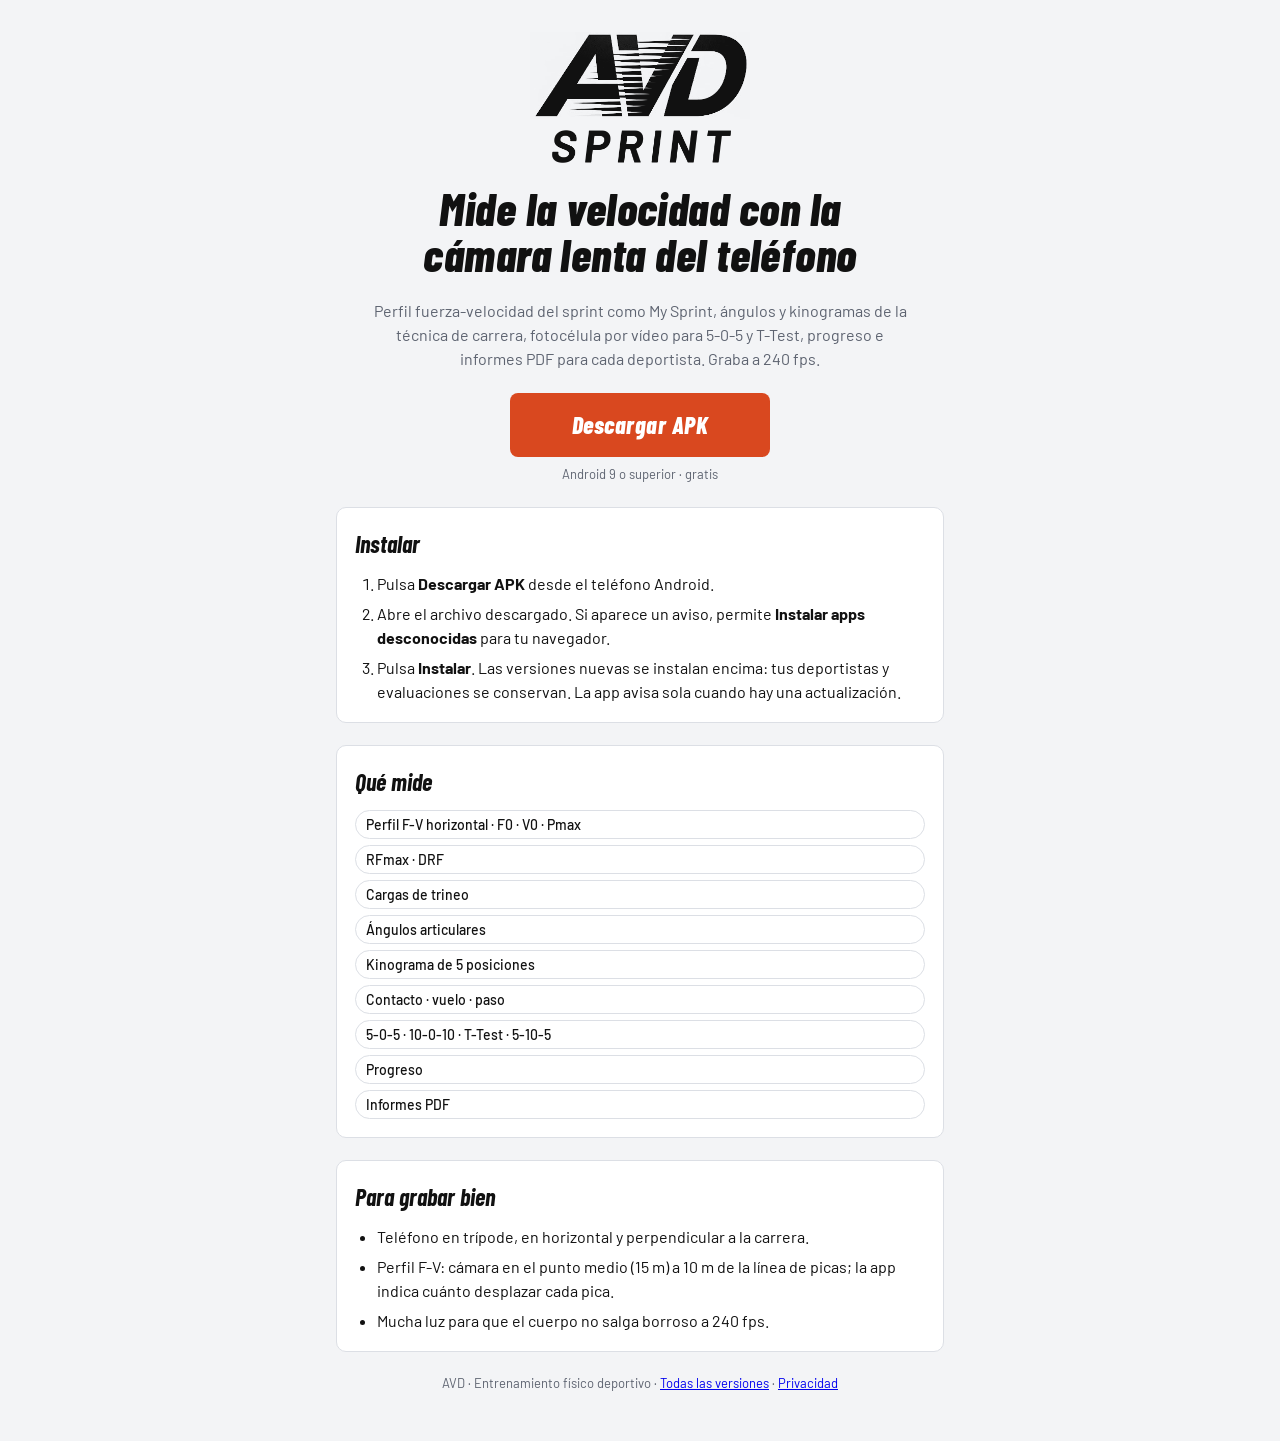
<file: docs/index.html>
<!doctype html>
<html lang="es">
<head>
<meta charset="utf-8">
<meta name="viewport" content="width=device-width, initial-scale=1, viewport-fit=cover">
<title>AVD Sprint — Descarga</title>
<meta name="description" content="Perfil fuerza-velocidad del sprint, biomecánica de carrera y fotocélula con la cámara lenta de tu Android.">
<link rel="icon" href="logo.png">
<link rel="stylesheet" href="https://fonts.googleapis.com/css2?family=Barlow+Condensed:ital,wght@1,700;1,800&family=Barlow:wght@400;500;600&display=swap">
<style>
:root{
  --bg:#f3f4f6; --surface:#ffffff; --ink:#111111; --muted:#5d6370; --line:#dcdfe5;
  --accent:#d9481f; --accent-ink:#ffffff;
  --display:"Barlow Condensed","Arial Narrow",sans-serif;
  --body:"Barlow",system-ui,-apple-system,"Segoe UI",sans-serif;
}
@media (prefers-color-scheme: dark){:root{
  --bg:#0f1012; --surface:#1a1c20; --ink:#f1f2f4; --muted:#a2a8b3; --line:#2c2f36; --accent:#f0643a; --accent-ink:#111;
}}
*{box-sizing:border-box}
body{margin:0;background:var(--bg);color:var(--ink);font-family:var(--body);font-size:16px;line-height:1.5}
main{max-width:640px;margin:0 auto;padding:32px 16px 48px;display:flex;flex-direction:column;gap:22px}
.logo{width:220px;max-width:70%;margin:0 auto;display:block}
@media (prefers-color-scheme: dark){.logo{filter:invert(1)}}
h1{font-family:var(--display);font-style:italic;font-weight:800;font-size:clamp(34px,8vw,46px);line-height:1;margin:0;text-align:center;letter-spacing:.01em;text-wrap:balance}
.lead{text-align:center;color:var(--muted);margin:0 auto;max-width:34em}
.cta{display:flex;flex-direction:column;align-items:center;gap:8px}
.btn{display:inline-flex;align-items:center;justify-content:center;gap:10px;background:var(--accent);color:var(--accent-ink);text-decoration:none;
  font-family:var(--display);font-style:italic;font-weight:800;font-size:24px;letter-spacing:.02em;padding:14px 28px;border-radius:8px;min-width:260px}
.btn:focus-visible{outline:3px solid var(--ink);outline-offset:3px}
.small{font-size:13px;color:var(--muted);text-align:center}
.small a{color:inherit}
section{background:var(--surface);border:1px solid var(--line);border-radius:10px;padding:18px 18px}
h2{font-family:var(--display);font-style:italic;font-weight:700;font-size:24px;margin:0 0 10px}
ol,ul{margin:0;padding-left:22px;display:flex;flex-direction:column;gap:6px}
.tests{display:flex;flex-wrap:wrap;gap:6px;list-style:none;padding:0}
.tests li{border:1px solid var(--line);border-radius:999px;padding:3px 10px;font-size:14px;font-weight:500}
footer{text-align:center;font-size:13px;color:var(--muted)}
</style>
</head>
<body>
<main>
  <img class="logo" src="logo.png" alt="AVD Sprint">
  <h1>Mide la velocidad con la cámara lenta del teléfono</h1>
  <p class="lead">Perfil fuerza-velocidad del sprint como My Sprint, ángulos y kinogramas de la técnica de carrera, fotocélula por vídeo para 5-0-5 y T-Test, progreso e informes PDF para cada deportista. Graba a 240 fps.</p>

  <div class="cta">
    <a class="btn" id="dl" href="#">Descargar APK</a>
    <div class="small" id="ver">Android 9 o superior · gratis</div>
  </div>

  <section>
    <h2>Instalar</h2>
    <ol>
      <li>Pulsa <b>Descargar APK</b> desde el teléfono Android.</li>
      <li>Abre el archivo descargado. Si aparece un aviso, permite <b>Instalar apps desconocidas</b> para tu navegador.</li>
      <li>Pulsa <b>Instalar</b>. Las versiones nuevas se instalan encima: tus deportistas y evaluaciones se conservan. La app avisa sola cuando hay una actualización.</li>
    </ol>
  </section>

  <section>
    <h2>Qué mide</h2>
    <ul class="tests">
      <li>Perfil F-V horizontal · F0 · V0 · Pmax</li><li>RFmax · DRF</li><li>Cargas de trineo</li><li>Ángulos articulares</li>
      <li>Kinograma de 5 posiciones</li><li>Contacto · vuelo · paso</li><li>5-0-5 · 10-0-10 · T-Test · 5-10-5</li><li>Progreso</li><li>Informes PDF</li>
    </ul>
  </section>

  <section>
    <h2>Para grabar bien</h2>
    <ul>
      <li>Teléfono en trípode, en horizontal y perpendicular a la carrera.</li>
      <li>Perfil F-V: cámara en el punto medio (15 m) a 10 m de la línea de picas; la app indica cuánto desplazar cada pica.</li>
      <li>Mucha luz para que el cuerpo no salga borroso a 240 fps.</li>
    </ul>
  </section>

  <footer>AVD · Entrenamiento físico deportivo · <a id="src" href="#">Todas las versiones</a> · <a href="privacidad.html">Privacidad</a></footer>
</main>
<script>
// Deduce el repositorio desde la dirección de GitHub Pages: https://USUARIO.github.io/REPO/
(function () {
  var host = location.hostname, user = host.split(".")[0];
  var repo = location.pathname.split("/").filter(Boolean)[0] || (user + ".github.io");
  var base = "https://github.com/" + user + "/" + repo;
  if (!/\.github\.io$/.test(host)) return; // vista local: deja los enlaces sin cambiar
  document.getElementById("dl").href = base + "/releases/latest/download/AVD-sprint.apk";
  document.getElementById("src").href = base + "/releases";
  fetch("https://api.github.com/repos/" + user + "/" + repo + "/releases/latest")
    .then(function (r) { return r.ok ? r.json() : null; })
    .then(function (j) {
      if (j && j.tag_name) document.getElementById("ver").textContent =
        "Versión " + j.tag_name.replace(/^v/, "") + " · Android 9 o superior · gratis";
    })
    .catch(function () {});
})();
</script>
</body>
</html>
</file>
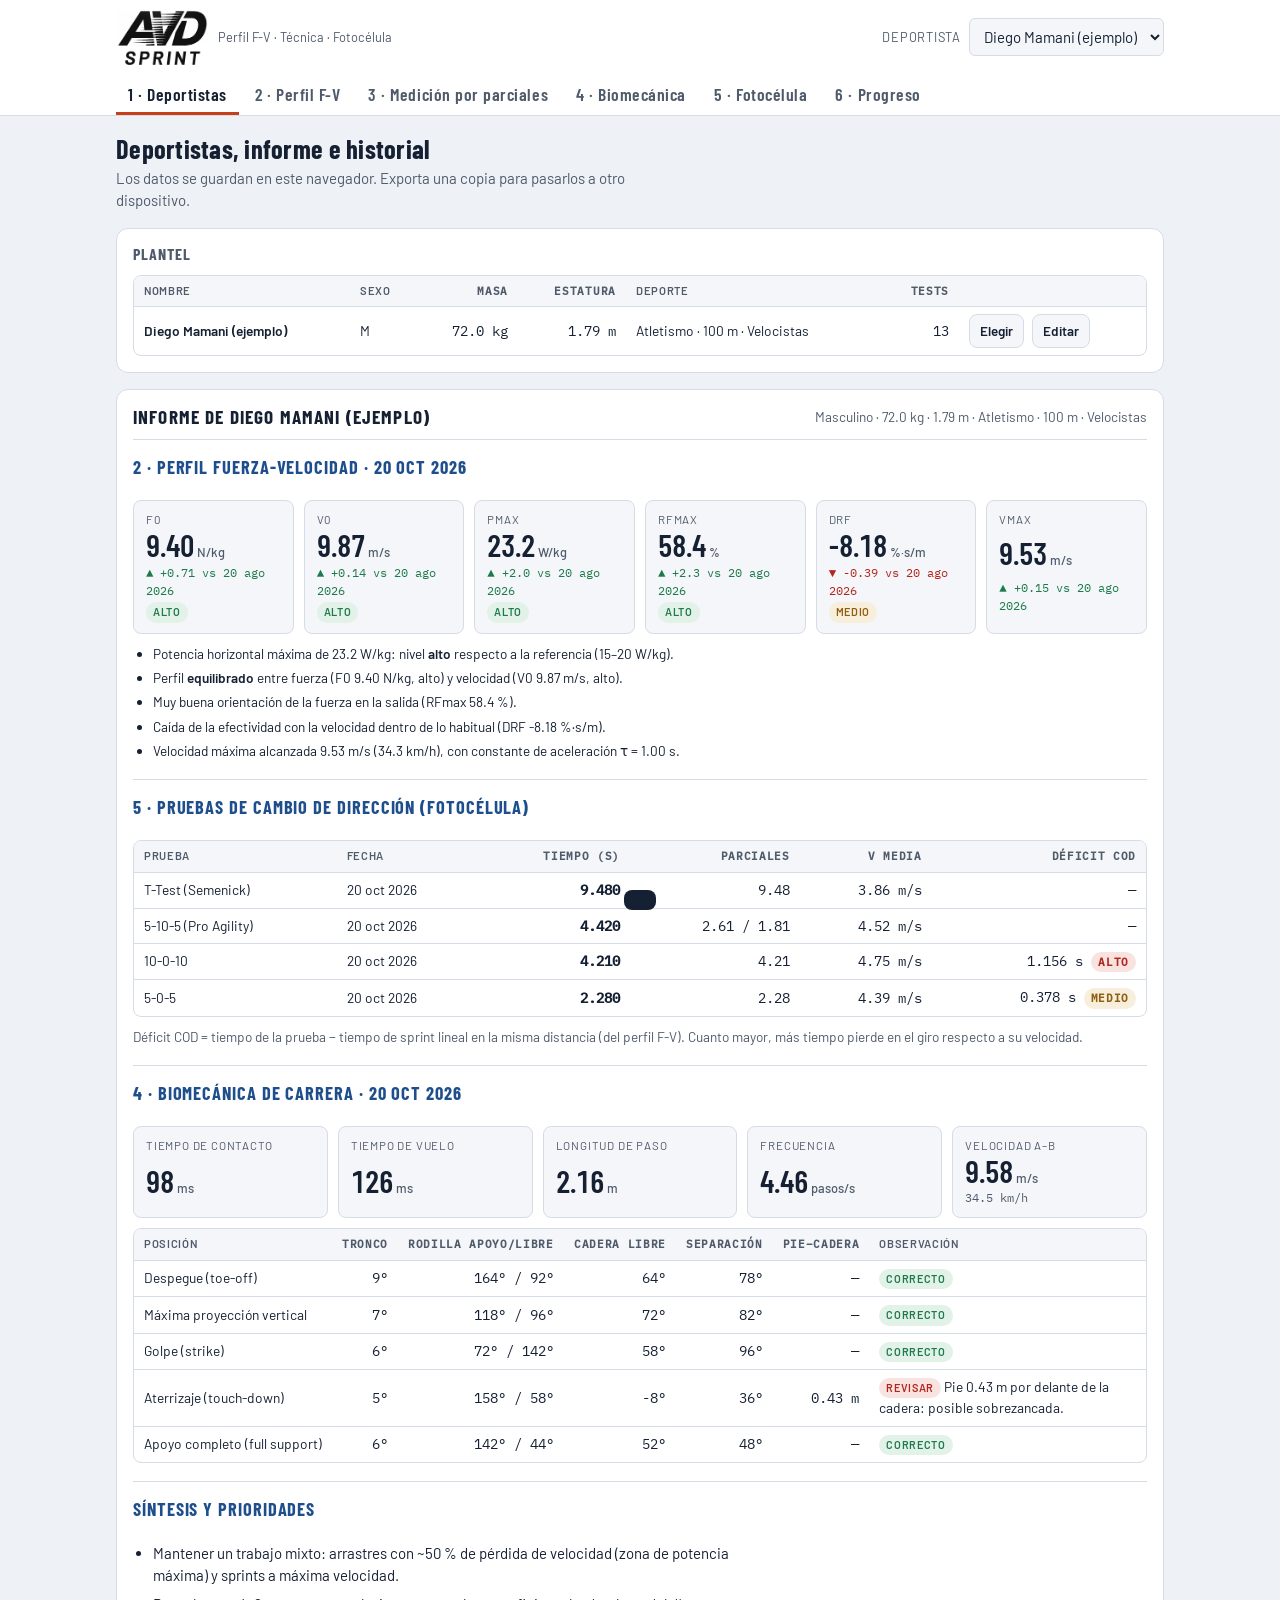
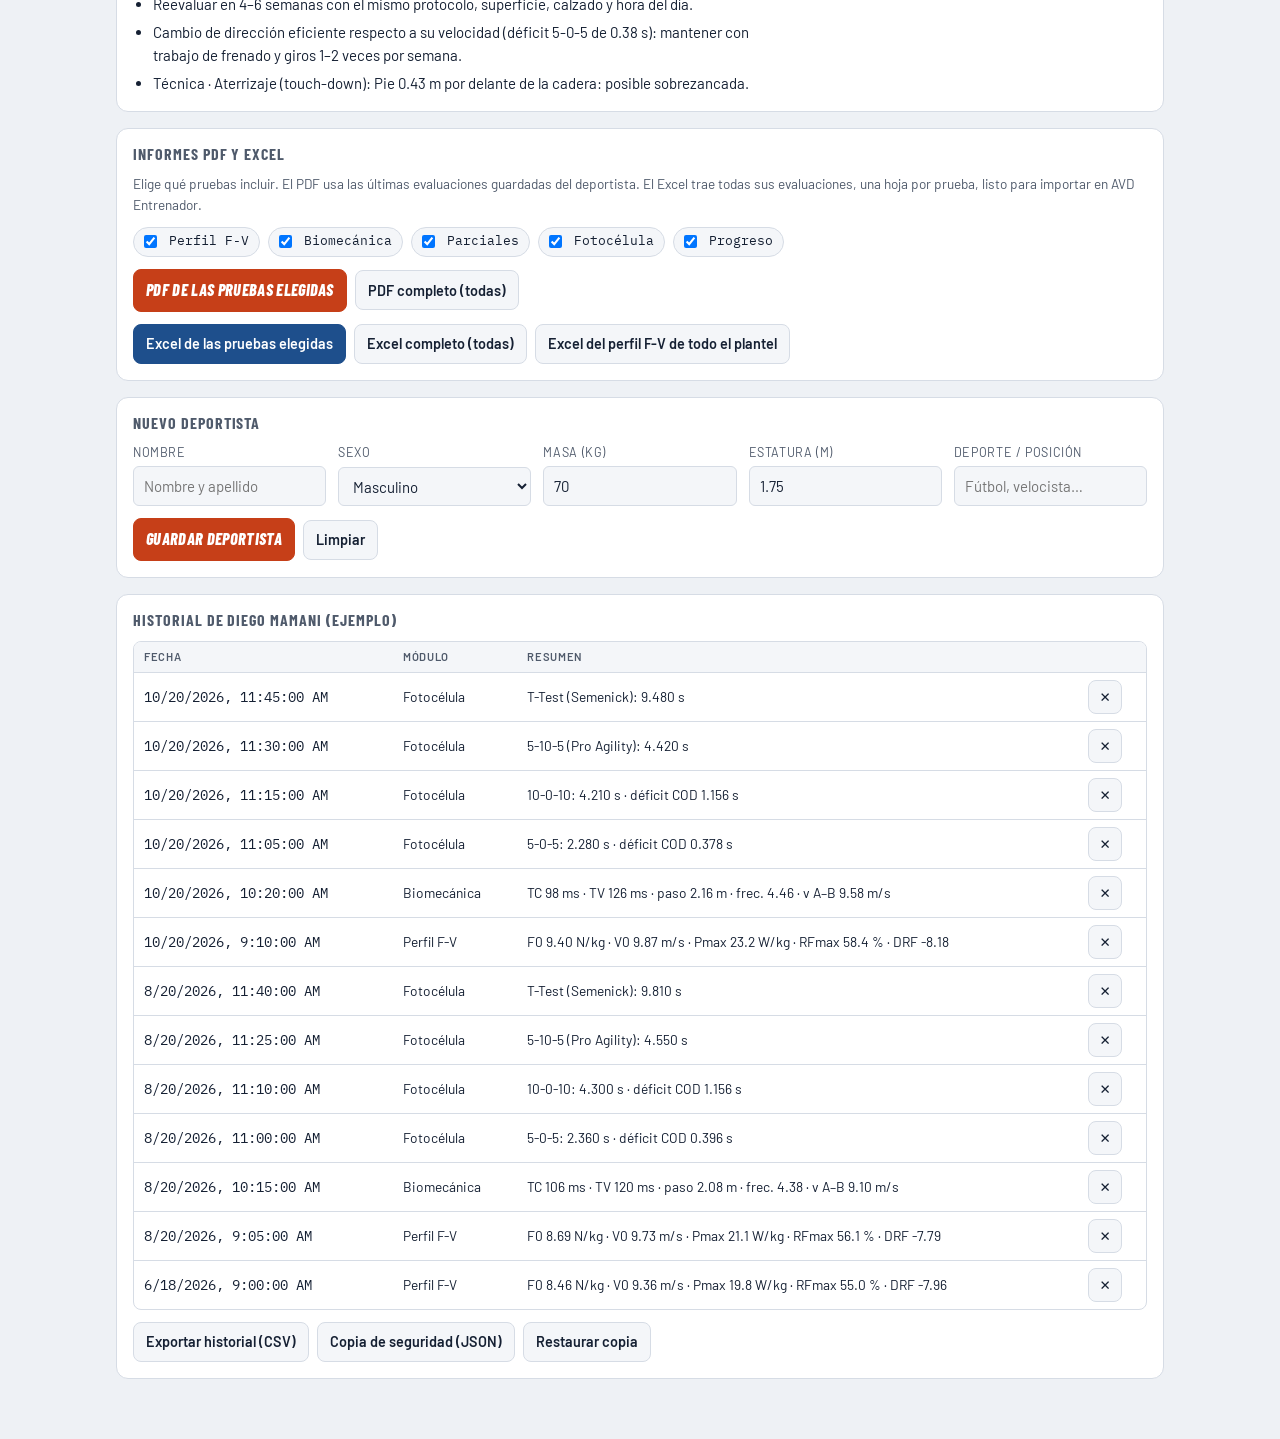
<file: app/src/main/assets/www/index.html>
<!doctype html><html lang="es"><head><meta charset="utf-8"><meta name="viewport" content="width=device-width,initial-scale=1,viewport-fit=cover"><style>:root{color-scheme:light}body{margin:0;font:14px system-ui,sans-serif}img{max-width:100%}[hidden]{display:none!important}</style><link rel="stylesheet" href="lib/fonts.css"></head><body><title>AVD Sprint</title>
<meta name="claude:viewport-fit-sides" content="cover">
<style>
/* Layout: sistema visual AVD (igual que AVD JUMP) — cabecera con logo, carril de pestañas, columna de tarjetas blancas sobre gris azulado */
:root{
  --bg:#EEF1F5; --surface:#FFFFFF; --surface-2:#F4F6F9; --ink:#152033; --muted:#4F5A6B; --line:#D6DCE5;
  --accent:#C63F18; --accent-ink:#FFFFFF; --lane:#1E4F8C; --lane-soft:#E3EBF5;
  --good:#1D7A4A; --warn:#8F5E0E; --bad:#B3261E; --good-soft:#E2F2E9; --warn-soft:#F7EEDC; --bad-soft:#F9E3E0;
  --logo-filter:none;
  --f-display:'Barlow Condensed','Arial Narrow',sans-serif;
  --f-body:'Barlow',system-ui,-apple-system,'Segoe UI',sans-serif;
  --f-mono:'IBM Plex Mono',ui-monospace,Menlo,Consolas,monospace;
}
@media (prefers-color-scheme: dark){:root:not([data-theme="light"]){
  --bg:#0E1522; --surface:#152033; --surface-2:#1B2840; --ink:#E8EDF4; --muted:#9AA6B8; --line:#2A3852;
  --accent:#F0643A; --accent-ink:#FFFFFF; --lane:#74A6E2; --lane-soft:#1A2E4A;
  --good:#52C487; --warn:#E3AC4D; --bad:#FF7466; --good-soft:#123024; --warn-soft:#33270F; --bad-soft:#3A1719;
  --logo-filter:invert(1);
  color-scheme:dark}}
:root[data-theme="dark"]{
  --bg:#0E1522; --surface:#152033; --surface-2:#1B2840; --ink:#E8EDF4; --muted:#9AA6B8; --line:#2A3852;
  --accent:#F0643A; --accent-ink:#FFFFFF; --lane:#74A6E2; --lane-soft:#1A2E4A;
  --good:#52C487; --warn:#E3AC4D; --bad:#FF7466; --good-soft:#123024; --warn-soft:#33270F; --bad-soft:#3A1719;
  --logo-filter:invert(1);
  color-scheme:dark}
*{box-sizing:border-box}
body{background:var(--bg);color:var(--ink);font-family:var(--f-body);font-size:15px;line-height:1.5}
body::before{content:"";position:fixed;inset:0 0 auto;height:env(safe-area-inset-top,0px);z-index:10;background:var(--surface)}
.wrap{max-width:1080px;margin:0 auto;padding-left:max(16px,env(safe-area-inset-left,0px));padding-right:max(16px,env(safe-area-inset-right,0px))}
.mono,.num{font-family:var(--f-mono);font-variant-numeric:tabular-nums}
h1,h2,h3{font-family:var(--f-display);font-weight:700;letter-spacing:.01em;line-height:1.1;text-wrap:balance;margin:0}
h2{font-size:1.65rem}
h3{font-size:1.2rem;text-transform:uppercase;letter-spacing:.06em}
p{margin:0}
.muted{color:var(--muted)}
.small{font-size:.85rem}

/* header */
.app-head{position:sticky;top:env(safe-area-inset-top,0px);z-index:20;background:var(--surface);border-bottom:1px solid var(--line)}
.head-row{display:flex;flex-wrap:wrap;align-items:center;justify-content:space-between;gap:10px 16px;padding-block:10px}
.brand{display:flex;align-items:baseline;gap:10px;min-width:0}
.brand{align-items:center}
.logo{display:grid;justify-items:center;gap:1px;line-height:1}
.logo img{width:92px;height:auto;filter:var(--logo-filter);display:block}
.brand small{color:var(--muted);font-size:.8rem}
.ath-pick{display:flex;align-items:center;gap:8px;font-size:.8rem;color:var(--muted);text-transform:uppercase;letter-spacing:.06em}
.ath-pick select{max-width:220px}
.tabs{display:flex;gap:4px;overflow-x:auto;scrollbar-width:none}
.tabs::-webkit-scrollbar{display:none}
.tabs button{flex:0 0 auto;background:none;border:0;border-bottom:3px solid transparent;color:var(--muted);font-family:var(--f-display);font-size:1.1rem;font-weight:600;letter-spacing:.03em;padding:8px 12px 7px;cursor:pointer}
.tabs button[aria-selected="true"]{color:var(--ink);border-bottom-color:var(--accent)}
.tabs button:focus-visible{outline:2px solid var(--lane);outline-offset:-2px}

main{padding-block:18px 60px;display:grid;gap:16px}
section.view{display:grid;gap:16px;min-width:0}
main > *,section.view > *,.view > *,.card > *,.advice > *{min-width:0}
.view-head{display:grid;gap:4px}
.view-head p{max-width:68ch;color:var(--muted)}

.card{background:var(--surface);border:1px solid var(--line);border-radius:12px;padding:16px;display:grid;gap:12px;min-width:0}
.card > h3{color:var(--muted);font-size:1rem}
details.card summary{cursor:pointer;font-family:var(--f-display);font-weight:600;font-size:1.1rem;text-transform:uppercase;letter-spacing:.06em;color:var(--lane)}
details.card[open] summary{margin-bottom:6px}
details.card a{color:var(--lane)}
details.card ol,details.card ul{margin:0;padding-left:20px;display:grid;gap:6px;max-width:72ch}

.row{display:flex;flex-wrap:wrap;gap:8px;align-items:center}
.grid{display:grid;gap:12px;grid-template-columns:repeat(auto-fit,minmax(150px,1fr))}
.grid2{display:grid;gap:16px;grid-template-columns:repeat(auto-fit,minmax(300px,1fr))}
.grid2 > *{min-width:0}
label.f{display:grid;gap:4px;font-size:.78rem;color:var(--muted);text-transform:uppercase;letter-spacing:.05em}
input,select,textarea{font:inherit;font-size:15px;color:var(--ink);background:var(--surface-2);border:1px solid var(--line);border-radius:6px;padding:8px 10px;min-width:0;width:100%}
input[type=range]{padding:0;accent-color:var(--accent)}
input[type=checkbox]{width:auto}
input:focus-visible,select:focus-visible,button:focus-visible,summary:focus-visible{outline:2px solid var(--lane);outline-offset:1px}

.btn{font:inherit;font-weight:600;font-size:.9rem;border-radius:8px;min-height:40px;border:1px solid var(--line);background:var(--surface-2);color:var(--ink);padding:8px 12px;cursor:pointer;display:inline-flex;align-items:center;gap:6px;white-space:nowrap}
.btn:hover{border-color:var(--muted)}
.btn.primary{background:var(--accent);border-color:var(--accent);color:var(--accent-ink);font-family:var(--f-display);font-style:italic;font-weight:800;font-size:1.02rem;letter-spacing:.02em;text-transform:uppercase}
.btn.primary.sm{font-size:.92rem}
.btn.lane{background:var(--lane);border-color:var(--lane);color:var(--surface)}
.btn.sm{padding:5px 10px;font-size:.84rem;min-height:34px}
.btn[aria-pressed="true"]{background:var(--ink);color:var(--surface);border-color:var(--ink)}
.btn:disabled{opacity:.45;cursor:not-allowed}
.seg{display:flex;flex-wrap:wrap;gap:4px;background:var(--surface-2);border:1px solid var(--line);border-radius:8px;padding:3px}
.seg button{flex:1 1 auto;border:0;background:none;color:var(--muted);font:inherit;font-weight:600;font-size:.85rem;padding:6px 10px;border-radius:6px;cursor:pointer}
.seg button[aria-pressed="true"]{background:var(--surface);color:var(--ink);box-shadow:0 1px 2px rgba(0,0,0,.12)}

/* video tool */
.vt{display:grid;gap:8px}
.vt-drop{display:grid;place-items:center;gap:4px;text-align:center;padding:28px 16px;border:2px dashed var(--line);border-radius:10px;cursor:pointer;background:var(--surface-2)}
.vt-drop:hover{border-color:var(--lane)}
.vt-drop-t{font-family:var(--f-display);font-size:1.4rem;font-weight:700;color:var(--lane)}
.vt-drop-s{color:var(--muted);font-size:.85rem;max-width:52ch}
.vt-drop{cursor:default}
.vt-src{display:flex;flex-wrap:wrap;gap:8px;justify-content:center;margin:6px 0}
.vt-livebar{display:none;align-items:center;gap:8px;flex-wrap:wrap}
.vt.live .vt-livebar{display:flex}
.vt-cams{width:auto;max-width:200px}
.vt:not(.live) .vt-livewarn{display:none}
.vt.live .vt-read,.vt.live .vt-slider,.vt.live .vt-ctrl,.vt.live .vt-set{display:none}
.vt-livest{flex:1 1 auto;display:flex;align-items:center;gap:8px;font-size:.88rem}
.rec-dot{width:10px;height:10px;border-radius:50%;background:var(--muted);display:inline-block}
.rec-dot.on{background:var(--accent);animation:blink 1s steps(2) infinite}
@keyframes blink{50%{opacity:.25}}
@media (prefers-reduced-motion: reduce){.rec-dot.on{animation:none}}
.vt-stage{display:grid;gap:8px}
.vt-scroll{overflow:auto;max-height:68vh;background:#000;border-radius:8px;position:relative}
.vt-canvas{display:block;width:100%;touch-action:none;cursor:crosshair}
.vt-scroll.pan .vt-canvas{cursor:grab}
.vt-read{display:flex;justify-content:space-between;flex-wrap:wrap;gap:6px;font-family:var(--f-mono);font-size:.85rem;color:var(--muted)}
.vt-read b{color:var(--ink);font-weight:500}
.vt-ctrl{display:flex;flex-wrap:wrap;gap:6px}
.vt-ctrl .btn{flex:1 1 auto;justify-content:center}
.vt-set{display:flex;flex-wrap:wrap;gap:8px;align-items:end}
.vt-set label.f{flex:1 1 120px}
.vt-video{position:absolute;width:2px;height:2px;opacity:0;pointer-events:none;left:0;top:0}

/* metrics */
.metrics{display:grid;gap:10px;grid-template-columns:repeat(auto-fit,minmax(150px,1fr))}
.metric{border:1px solid var(--line);border-radius:8px;padding:10px 12px;display:grid;gap:2px;background:var(--surface-2)}
.metric .k{font-size:.72rem;text-transform:uppercase;letter-spacing:.07em;color:var(--muted)}
.metric .v{font-family:var(--f-display);font-size:1.9rem;font-weight:600;line-height:1;font-variant-numeric:tabular-nums}
.metric .v small{font-family:var(--f-body);font-size:.8rem;font-weight:500;color:var(--muted);margin-left:3px}
.metric .s{font-size:.78rem;color:var(--muted);font-family:var(--f-mono)}
.pill{display:inline-block;font-size:.68rem;font-weight:600;text-transform:uppercase;letter-spacing:.06em;padding:2px 7px;border-radius:99px;justify-self:start}
.pill.bajo{background:var(--bad-soft);color:var(--bad)}
.pill.medio{background:var(--warn-soft);color:var(--warn)}
.pill.alto{background:var(--good-soft);color:var(--good)}
.pill.info{background:var(--lane-soft);color:var(--lane)}

.tbl-wrap{overflow-x:auto;border:1px solid var(--line);border-radius:8px}
table{border-collapse:collapse;width:100%;font-size:.86rem}
th,td{padding:7px 10px;text-align:left;border-bottom:1px solid var(--line);white-space:nowrap}
th{font-size:.7rem;text-transform:uppercase;letter-spacing:.06em;color:var(--muted);background:var(--surface-2);font-weight:600}
td.n,th.n{text-align:right;font-family:var(--f-mono);font-variant-numeric:tabular-nums}
tr:last-child td{border-bottom:0}
tr.avg td{font-weight:600;background:var(--surface-2)}

.setup-svg{overflow-x:auto;border:1px solid var(--line);border-radius:10px;background:var(--surface-2)}
.setup-svg svg{display:block;width:100%;min-width:560px;height:auto}
.gates-box{display:grid;gap:10px;border:1px dashed var(--line);border-radius:10px;padding:12px;background:var(--surface-2)}
.chart-box{position:relative;height:250px;min-width:0}
.chips{display:flex;flex-wrap:wrap;gap:6px}
.chip{font-family:var(--f-mono);font-size:.8rem;min-height:30px;border:1px solid var(--line);border-radius:99px;padding:3px 10px;background:var(--surface-2);cursor:pointer;color:var(--ink)}
.chip input{width:auto;margin:0 4px 0 0;vertical-align:middle}
.chip.on{background:var(--ink);border-color:var(--ink);color:var(--surface)}
.note{border-left:3px solid var(--lane);background:var(--lane-soft);padding:10px 12px;border-radius:0 8px 8px 0;font-size:.88rem;max-width:80ch}
.note.warn{border-left-color:var(--warn);background:var(--warn-soft)}
.advice{display:grid;gap:14px}
.advice ul{margin:0;padding-left:20px;display:grid;gap:6px;max-width:75ch}
.prompt{font-family:var(--f-display);font-size:1.15rem;font-weight:600;color:var(--accent)}
.progress{height:6px;background:var(--surface-2);border-radius:99px;overflow:hidden;border:1px solid var(--line)}
.progress i{display:block;height:100%;width:0;background:var(--accent);transition:width .15s}
.thumb{width:72px;height:96px;object-fit:cover;border-radius:4px;background:#000;display:block}
.kino-out{overflow-x:auto;border-radius:8px;background:#0B1117}
.kino-out img{display:block;max-width:none;height:auto}
.report{display:grid;gap:18px}
.report h4{font-family:var(--f-display);font-size:1.15rem;font-weight:700;text-transform:uppercase;letter-spacing:.05em;color:var(--lane);margin:0 0 8px}
.report section{display:grid;gap:10px;padding-top:14px;border-top:1px solid var(--line)}
.chg{font-family:var(--f-mono);font-size:.82rem;white-space:nowrap}
.chg.up{color:var(--good)}.chg.down{color:var(--bad)}.chg.flat{color:var(--muted)}
.fb-item{display:grid;gap:6px;padding:12px 0;border-top:1px solid var(--line)}
.fb-item:first-child{border-top:0;padding-top:0}
.fb-item textarea{min-height:56px;resize:vertical}
.d-up{color:var(--good);font-family:var(--f-mono);font-size:.78rem}
.d-down{color:var(--bad);font-family:var(--f-mono);font-size:.78rem}
.empty{color:var(--muted);font-size:.9rem;padding:8px 0}
.big-time{font-family:var(--f-display);font-size:3.2rem;font-weight:700;line-height:1;font-variant-numeric:tabular-nums}
.big-time small{font-size:1.1rem;color:var(--muted);font-weight:500}

#toast{position:fixed;left:50%;bottom:calc(18px + env(safe-area-inset-bottom,0px));transform:translate(-50%,140%);background:var(--ink);color:var(--surface);padding:10px 16px;border-radius:8px;font-size:.9rem;max-width:min(92vw,520px);transition:transform .25s;z-index:50;pointer-events:none}
#toast.show{transform:translate(-50%,0)}
@media (prefers-reduced-motion: reduce){#toast,.progress i{transition:none}}
@media (max-width:560px){.brand small{display:none}.ath-pick{flex:1 1 100%}.ath-pick select{max-width:none;flex:1}}
</style>

<header class="app-head">
  <div class="wrap head-row">
    <div class="brand"><span class="logo"><img src="[data-uri]" alt="AVD Sprint" width="432" height="258"></span><small>Perfil F-V · Técnica · Fotocélula</small></div>
    <label class="ath-pick" for="athSel">Deportista <select id="athSel"></select></label>
  </div>
  <nav class="tabs wrap" role="tablist" aria-label="Módulos">
    <button role="tab" id="t-ath" data-tab="ath">1 · Deportistas</button>
    <button role="tab" id="t-fv" data-tab="fv">2 · Perfil F-V</button>
    <button role="tab" id="t-par" data-tab="par">3 · Medición por parciales</button>
    <button role="tab" id="t-bio" data-tab="bio">4 · Biomecánica</button>
    <button role="tab" id="t-pc" data-tab="pc">5 · Fotocélula</button>
    <button role="tab" id="t-prog" data-tab="prog">6 · Progreso</button>
  </nav>
</header>

<main class="wrap">

<!-- ================= 1. PERFIL F-V ================= -->
<section class="view" id="v-fv" data-view="fv">
  <div class="view-head">
    <h2>Perfil fuerza-velocidad horizontal</h2>
    <p>Método de Samozino et al. (2016): ajuste mono-exponencial v(t) = Vmax·(1 − e<sup>−t/τ</sup>) a los tiempos parciales del sprint, con corrección aerodinámica, igual que la app My Sprint.</p>
  </div>

  <details class="card">
    <summary>¿Qué es el perfil fuerza-velocidad?</summary>
    <ul>
      <li><b>Qué es:</b> un modelo que describe la capacidad mecánica del deportista para acelerar en sprint. A partir de los tiempos parciales, la masa y la estatura calcula la fuerza horizontal que produce a cada velocidad, sin plataformas de fuerza.</li>
      <li><b>Qué entrega:</b> F0 (fuerza horizontal máxima), V0 (velocidad máxima teórica), Pmax (potencia máxima), la pendiente F-V (orientación del perfil), RFmax (efectividad de la salida) y DRF (cuánto se pierde esa efectividad al ganar velocidad).</li>
      <li><b>Para qué sirve:</b> saber si un deportista es limitado por fuerza o por velocidad, individualizar el entrenamiento (cargas de trineo, sprints lanzados, fuerza), y controlar la progresión o el regreso tras una lesión.</li>
      <li><b>Validez:</b> el método de Samozino y cols. (2016) mostró un sesgo menor al 5 % frente a plataformas de fuerza en F0, V0 y Pmax. La app My Sprint, con vídeo a 240 fps, dio parciales casi idénticos a fotocélulas y variables mecánicas casi idénticas al radar (Romero-Franco y cols., 2017).</li>
      <li><b>Técnica de la fuerza:</b> la orientación de la fuerza (DRF) se relacionó más con el rendimiento en 100 m que la fuerza total aplicada (Morin y cols., 2011).</li>
      <li><b>Individual, no por deporte:</b> en 666 atletas de élite noruegos los perfiles fueron más individuales que propios de cada deporte (Haugen y cols., 2019).</li>
      <li><b>Entrenamiento:</b> 9 semanas de arrastres pesados (50–60 % de pérdida de velocidad) mejoraron los parciales de 10–30 m en futbolistas profesionales (Lahti y cols., 2020).</li>
    </ul>
    <p class="small muted">Fuentes:
      <a href="https://lida.sport-iat.de/twm/Record/4039198?lng=en" target="_blank" rel="noopener">Samozino y cols., 2016</a> ·
      <a href="https://digitum.um.es/digitum/handle/10201/149780" target="_blank" rel="noopener">Romero-Franco y cols., 2017</a> ·
      <a href="https://lida.sport-iat.de/ta/Record/4023143?lng=de" target="_blank" rel="noopener">Morin y cols., 2011</a> ·
      <a href="https://pmc.ncbi.nlm.nih.gov/articles/PMC6655540" target="_blank" rel="noopener">Haugen y cols., 2019</a> ·
      <a href="https://jyx.jyu.fi/handle/123456789/73350" target="_blank" rel="noopener">Lahti y cols., 2020</a> ·
      <a href="https://sponet.de/sponet/Record/4048136?lng=en" target="_blank" rel="noopener">Morin y Samozino, 2016</a></p>
  </details>

  <details class="card">
    <summary>Protocolo de medición (My Sprint)</summary>
    <ol>
      <li>Sprint máximo de 30 m (o 40 m) desde salida de pie en 2 apoyos, sin balanceo previo. Calentamiento completo y 2 intentos con 4–5 min de descanso; se usa el mejor.</li>
      <li>Coloca pares de picas a 5, 10, 15, 20, 25 y 30 m a ambos lados del carril. Para corregir el paralaje, desplaza las picas del lado lejano de modo que, vistas desde la cámara, cada par quede alineado en una sola línea.</li>
      <li>Teléfono fijo en trípode, perpendicular al carril en el punto medio (15 m en la prueba de 30 m) y a 10 m de la línea de picas cercana; desde ahí se gira (panea) para seguir al deportista. Graba en cámara lenta a 240 fps. El esquema de abajo da la posición exacta de cada pica.</li>
      <li>En el vídeo marca el <b>inicio</b> en el primer cuadro en que el deportista se mueve, y cada <b>parcial</b> en el cuadro en que la cadera cruza la línea de cada par de picas.</li>
      <li>Registra masa y estatura del deportista: entran en el cálculo de la fuerza y de la resistencia del aire (calculada en condiciones estándar).</li>
    </ol>
  </details>

  <div class="card">
    <h3>Distancias</h3>
    <div class="grid">
      <label class="f" for="fv-preset">Distancias
        <select id="fv-preset">
          <option value="5,10,15,20,25,30">30 m · parciales cada 5 m</option>
          <option value="5,10,15,20">20 m · parciales cada 5 m</option>
          <option value="5,10,15,20,25,30,35,40">40 m · parciales cada 5 m</option>
          <option value="10,20,30">30 m · parciales cada 10 m</option>
          <option value="custom">Personalizado</option>
        </select>
      </label>
      <label class="f" for="fv-dists">Parciales (m, separados por coma)<input id="fv-dists" type="text" value="5,10,15,20,25,30"></label>
    </div>
  </div>

  <div class="card">
    <h3>Colocación de picas y cámara</h3>
    <p class="small muted" style="max-width:72ch">Vista desde arriba. La cámara va en el punto medio del recorrido y desde allí panea. Cada pica lejana se desplaza hacia afuera (alejándose del centro) para que, vista desde la cámara, quede alineada con su pica cercana: así se elimina el error de paralaje.</p>
    <div class="grid">
      <label class="f" for="fv-camd">Cámara a la línea cercana (m)<input id="fv-camd" type="number" value="10" step="0.5" min="2"></label>
      <label class="f" for="fv-lanew">Separación entre líneas de picas (m)<input id="fv-lanew" type="number" value="0.567" step="0.001" min="0.1"></label>
    </div>
    <div class="setup-svg" id="fv-setup" role="img" aria-label="Esquema de colocación de picas y cámara"></div>
    <div id="fv-setup-tbl" class="tbl-wrap"></div>
  </div>

  <div class="card">
    <div class="seg" role="group" aria-label="Forma de entrada">
      <button id="fv-m-manual" aria-pressed="true">Tiempos manuales</button>
      <button id="fv-m-video" aria-pressed="false">Desde vídeo</button>
    </div>
    <div id="fv-manual">
      <div class="grid" id="fv-times"></div>
      <p class="small muted" style="margin-top:8px">Tiempos acumulados desde el primer movimiento (s). Si vienen de fotocélulas con salida retrasada, suma tu corrección habitual.</p>
    </div>
    <div id="fv-video" hidden>
      <div id="fv-vt"></div>
      <div class="row">
        <button class="btn" id="fv-mark-start">Marcar inicio (1.er movimiento)</button>
        <button class="btn primary" id="fv-mark-split">Marcar parcial</button>
        <button class="btn sm" id="fv-undo">Deshacer</button>
        <button class="btn lane" id="fv-use">Usar estos tiempos</button>
      </div>
      <p class="small muted">Toca el vídeo para fijar una línea vertical de referencia y alinearla con las picas.</p>
      <div class="chips" id="fv-marks"></div>
      <p class="note">¿Quieres los parciales automáticos con puertas virtuales sobre la cámara? Usa la sección <b>3 · Medición por parciales</b> y envía los tiempos aquí con un toque.</p>
    </div>
    <div class="row"><button class="btn primary" id="fv-calc">Calcular perfil</button><span class="small muted" id="fv-who"></span></div>
  </div>

  <div id="fv-results" class="view" hidden></div>

  <div class="card">
    <h3>Descargar una prueba del perfil F-V</h3>
    <p class="small muted">Elige una evaluación y descarga una sola hoja de Excel con todos sus datos: parciales, F0 (N y N/kg), V0, Pmax (W y W/kg), pendiente F-V, RFmax, DRF, Vmax, τ, aceleración máxima, R², orientación y niveles. Esa misma hoja se importa en AVD Entrenador.</p>
    <div class="grid">
      <label class="f" for="fvd-eval">Prueba<select id="fvd-eval"></select></label>
      <label class="f" for="fvd-fmt">Formato
        <select id="fvd-fmt">
          <option value="xtab">Excel · una hoja (para AVD Entrenador)</option>
          <option value="xfull">Excel completo (con curva F-V, cargas y conclusiones)</option>
          <option value="csv">CSV</option>
        </select></label>
    </div>
    <div class="row"><button class="btn primary" id="fvd-go" type="button">Descargar prueba</button><button class="btn sm" id="fvd-all" type="button">Todas las pruebas del deportista</button><button class="btn sm" id="fvd-team" type="button">Todo el plantel</button></div>
    <p class="small muted" id="fvd-info"></p>
  </div>
</section>

<!-- ================= 2. BIOMECÁNICA ================= -->
<section class="view" id="v-par" data-view="par" hidden>
  <div class="view-head">
    <h2>Medición por parciales</h2>
    <p>Puertas virtuales sobre la cámara, como Metric Sprint: elige la prueba (o crea la tuya), alinea cada puerta con su cono, graba en cámara lenta y la app detecta sola el paso del deportista por cada punto.</p>
  </div>
  <div class="card">
    <h3>Prueba</h3>
    <div class="grid">
      <label class="f" for="par-test">Tipo de medición<select id="par-test"></select></label>
      <label class="f" for="fg-start">Inicio del tiempo
        <select id="fg-start"><option value="move">Primer movimiento (salida desde parado)</option><option value="gate">Cruce de la primera puerta (salida lanzada)</option></select></label>
    </div>
    <div class="chips" id="par-points"></div>
    <p class="small muted" id="par-desc"></p>
    <details id="par-new">
      <summary class="small" style="cursor:pointer;color:var(--lane);font-weight:600">+ Crear una prueba propia</summary>
      <div class="grid" style="margin-top:10px">
        <label class="f" for="par-name">Nombre<input id="par-name" type="text" placeholder="Ej.: Aceleración 0-5-20"></label>
        <label class="f" for="par-pts">Puntos en metros (separados por guion)<input id="par-pts" type="text" placeholder="0-5-20"></label>
        <label class="f" for="par-nstart">Inicio<select id="par-nstart"><option value="move">Primer movimiento</option><option value="gate">Cruce de la primera puerta</option></select></label>
      </div>
      <div class="row" style="margin-top:8px"><button class="btn primary sm" id="par-save-test" type="button">Guardar prueba</button><button class="btn sm" id="par-del-test" type="button">Borrar la prueba elegida</button></div>
    </details>
  </div>
  <div class="card">
    <div id="par-vt"></div>
    <div class="grid">
      <label class="f" for="fg-top">Carril: borde superior (%)<input id="fg-top" type="range" min="0" max="85" value="20"></label>
      <label class="f" for="fg-bot">Carril: borde inferior (%)<input id="fg-bot" type="range" min="15" max="100" value="92"></label>
      <label class="f" for="fg-sens">Sensibilidad <span id="fg-sens-v" class="mono">6</span><input id="fg-sens" type="range" min="1" max="10" value="6"></label>
    </div>
    <p class="small muted">Arrastra el círculo de cada puerta para moverla entera, o sus extremos (arriba y abajo) para inclinarla según la perspectiva. El carril debe cubrir al deportista de la cabeza a los pies. Teléfono fijo en trípode y de costado al carril.</p>
    <div class="row">
      <button class="btn sm" id="fg-reset" type="button">Repartir puertas</button>
      <button class="btn sm" id="fg-flip" type="button">Invertir sentido</button>
      <button class="btn primary" id="fg-run" type="button">Detectar parciales</button>
      <button class="btn sm" id="fg-stop" type="button" disabled>Detener</button>
      <label class="chip" for="fg-auto"><input type="checkbox" id="fg-auto" checked> Detectar al terminar de grabar</label>
    </div>
    <div class="progress" aria-hidden="true"><i id="fg-prog"></i></div>
  </div>
  <div class="card" id="fg-panel">
    <h3>Resultados</h3>
    <div id="fg-res"></div>
  </div>
</section>

<section class="view" id="v-bio" data-view="bio" hidden>
  <div class="view-head">
    <h2>Biomecánica de carrera</h2>
    <p>Ángulos articulares tipo Kinovea (manual o con seguimiento automático de marcadores), kinograma de las 5 posiciones clave, y tiempos de contacto, vuelo y longitud de paso referidos a los fps de grabación.</p>
  </div>
  <details class="card">
    <summary>Cómo grabar</summary>
    <ul>
      <li>Cámara fija, perpendicular a la carrera, a la altura de la cadera y a 8–12 m del carril. Cámara lenta 240 fps, buena luz (exterior o focos) para evitar desenfoque.</li>
      <li>Coloca dos conos A y B en el plano de carrera a distancia conocida (p. ej., 10 m) para calibrar metros y medir velocidad.</li>
      <li>Para el seguimiento automático pega marcadores de alto contraste en hombro, trocánter, rodilla, maléolo y punta del calzado (ambas piernas).</li>
      <li>Indica abajo en qué sentido corre el deportista; los ángulos de tronco, muslo y tibia son positivos hacia delante.</li>
    </ul>
  </details>
  <div class="card">
    <div id="bio-vt"></div>
    <div class="grid">
      <label class="f" for="bio-dir">Sentido de carrera
        <select id="bio-dir"><option value="1">Izquierda → derecha</option><option value="-1">Derecha → izquierda</option></select>
      </label>
    </div>
    <div class="seg" role="group" aria-label="Herramienta">
      <button data-bmode="skel" aria-pressed="true">Esqueleto</button>
      <button data-bmode="angle" aria-pressed="false">Ángulo libre</button>
      <button data-bmode="calib" aria-pressed="false">Calibrar A–B</button>
      <button data-bmode="contact" aria-pressed="false">Contactos</button>
    </div>
    <p class="prompt" id="bio-prompt"></p>
    <div class="row" id="bio-tools-skel">
      <button class="btn sm" id="bio-copy">Copiar del cuadro anterior</button>
      <button class="btn sm" id="bio-clear">Borrar esqueleto del cuadro</button>
      <button class="btn lane sm" id="bio-track">Seguimiento automático ▶</button>
      <button class="btn sm" id="bio-clear-free">Borrar ángulos libres</button>
    </div>
  </div>

  <div class="grid2">
    <div class="card">
      <h3>Ángulos del cuadro actual</h3>
      <div id="bio-angles" class="tbl-wrap"></div>
    </div>
    <div class="card">
      <h3>Calibración y velocidad A–B</h3>
      <div class="grid">
        <label class="f" for="bio-abdist">Distancia A–B (m)<input id="bio-abdist" type="number" value="10" step="0.01"></label>
      </div>
      <p class="small muted" id="bio-calib-st">Elige «Calibrar A–B» y toca los conos A y B en el vídeo.</p>
      <div class="row">
        <button class="btn sm" id="bio-pa">Cadera pasa por A</button>
        <button class="btn sm" id="bio-pb">Cadera pasa por B</button>
      </div>
      <div id="bio-ab-out" class="small"></div>
    </div>
  </div>

  <div class="card">
    <h3>Contactos y vuelos</h3>
    <p class="small muted">Modo «Contactos»: en el primer cuadro de apoyo (touch-down) toca el pie en el suelo; luego avanza al último cuadro de apoyo + 1 y pulsa «Despegue». También puedes detectarlos desde el seguimiento automático de las puntas de los pies.</p>
    <div class="row">
      <label class="f" for="bio-leg" style="min-width:150px">Siguiente pie
        <select id="bio-leg"><option value="D">Derecho</option><option value="I">Izquierdo</option></select></label>
      <button class="btn primary sm" id="bio-to">Despegue (toe-off) aquí</button>
      <button class="btn sm" id="bio-autoc">Detectar desde seguimiento</button>
      <button class="btn sm" id="bio-clearc">Borrar contactos</button>
    </div>
    <div id="bio-contacts"></div>
  </div>

  <div class="card">
    <h3>Kinograma</h3>
    <div class="row">
      <label class="f" for="bio-kpos" style="flex:1 1 220px">Posición
        <select id="bio-kpos"></select></label>
      <button class="btn sm" id="bio-kassign">Asignar cuadro actual</button>
      <button class="btn primary sm" id="bio-kbuild">Generar kinograma</button>
      <button class="btn sm" id="bio-kdl" disabled>Descargar PNG</button>
    </div>
    <div class="chips" id="bio-kchips"></div>
    <div id="bio-kout"></div>
  </div>
  <div class="row"><button class="btn lane" id="bio-save">Guardar análisis en el historial</button><button class="btn primary" id="bio-pdf">Informe PDF de biomecánica</button><button class="btn" id="bio-xlsx">Excel de biomecánica</button></div>
</section>

<!-- ================= 3. FOTOCÉLULA ================= -->
<section class="view" id="v-pc" data-view="pc" hidden>
  <div class="view-head">
    <h2>Fotocélula por vídeo</h2>
    <p>La cámara actúa como una fotocélula: una línea vertical detecta el primer cuadro en que cualquier parte del cuerpo la cruza, a la ida y al regreso, con la precisión de los fps de grabación (4,2 ms a 240 fps).</p>
  </div>
  <div class="card">
    <div class="grid">
      <label class="f" for="pc-test">Prueba<select id="pc-test"></select></label>
    </div>
    <p class="note" id="pc-desc"></p>
    <div id="pc-custom" class="grid" hidden>
      <label class="f" for="pc-c-name">Nombre<input id="pc-c-name" type="text" value="Mi prueba"></label>
      <label class="f" for="pc-c-start">Inicio
        <select id="pc-c-start"><option value="line">Primer cruce de la línea</option><option value="manual">Primer movimiento (manual)</option></select></label>
      <label class="f" for="pc-c-labels">Cruces (separados por coma)<input id="pc-c-labels" type="text" value="Inicio, Parcial, Final"></label>
      <label class="f" for="pc-c-dist">Distancia total (m)<input id="pc-c-dist" type="number" value="20" step="0.1"></label>
    </div>
  </div>
  <div class="card">
    <div id="pc-vt"></div>
    <p class="small muted">Toca o arrastra sobre el vídeo para colocar la línea de la fotocélula. Empieza el análisis en un cuadro en el que la línea esté despejada.</p>
    <div class="grid">
      <label class="f" for="pc-top">Zona: borde superior (%)<input id="pc-top" type="range" min="0" max="90" value="5"></label>
      <label class="f" for="pc-bot">Zona: borde inferior (%)<input id="pc-bot" type="range" min="10" max="100" value="95"></label>
      <label class="f" for="pc-sens">Sensibilidad <span id="pc-sens-v" class="mono">6</span><input id="pc-sens" type="range" min="1" max="10" value="6"></label>
      <label class="f" for="pc-gap">Tiempo mínimo entre cruces (s)<input id="pc-gap" type="number" value="0.8" step="0.1" min="0.1"></label>
    </div>
    <div class="row">
      <button class="btn primary" id="pc-run">Analizar desde este cuadro</button>
      <button class="btn" id="pc-stop" disabled>Detener</button>
      <button class="btn" id="pc-mstart">Marcar inicio manual</button>
      <button class="btn" id="pc-mcross">Marcar cruce manual</button>
      <button class="btn sm" id="pc-clear">Borrar</button>
    </div>
    <div class="progress" aria-hidden="true"><i id="pc-prog"></i></div>
  </div>
  <div class="card" id="pc-res"></div>
</section>

<!-- ================= DEPORTISTAS ================= -->
<section class="view" id="v-prog" data-view="prog" hidden>
  <div class="view-head">
    <h2>Progreso</h2>
    <p>Compara las evaluaciones del deportista en el tiempo, módulo por módulo: qué mejoró, qué empeoró, qué se mantiene y la retroalimentación de cada evaluación.</p>
  </div>
  <div class="row"><button class="btn primary" id="prog-pdf">Informe PDF de progreso</button><button class="btn" id="prog-xlsx">Excel de progreso</button></div>
  <div id="prog-out" class="view"></div>
</section>

<section class="view" id="v-ath" data-view="ath" hidden>
  <div class="view-head">
    <h2>Deportistas, informe e historial</h2>
    <p>Los datos se guardan en este navegador. Exporta una copia para pasarlos a otro dispositivo.</p>
  </div>
  <div class="card">
    <h3>Plantel</h3>
    <div id="ath-list" class="tbl-wrap"></div>
  </div>
  <div class="card" id="ath-report"></div>
  <div class="card" id="app-card" hidden>
    <h3>Aplicación</h3>
    <div class="row"><span id="app-ver" class="mono small"></span><button class="btn sm" id="app-upd" type="button">Buscar actualizaciones</button></div>
  </div>
  <div class="card">
    <h3>Informes PDF y Excel</h3>
    <p class="small muted">Elige qué pruebas incluir. El PDF usa las últimas evaluaciones guardadas del deportista. El Excel trae todas sus evaluaciones, una hoja por prueba, listo para importar en AVD Entrenador.</p>
    <div class="row" role="group" aria-label="Pruebas del informe">
      <label class="chip" for="pdf-fv"><input type="checkbox" id="pdf-fv" checked> Perfil F-V</label>
      <label class="chip" for="pdf-bio"><input type="checkbox" id="pdf-bio" checked> Biomecánica</label>
      <label class="chip" for="pdf-par"><input type="checkbox" id="pdf-par" checked> Parciales</label>
      <label class="chip" for="pdf-pc"><input type="checkbox" id="pdf-pc" checked> Fotocélula</label>
      <label class="chip" for="pdf-prog"><input type="checkbox" id="pdf-prog" checked> Progreso</label>
    </div>
    <div class="row"><button class="btn primary" id="pdf-sel">PDF de las pruebas elegidas</button><button class="btn" id="pdf-all">PDF completo (todas)</button></div>
    <div class="row"><button class="btn lane" id="xlsx-sel">Excel de las pruebas elegidas</button><button class="btn" id="xlsx-all">Excel completo (todas)</button><button class="btn" id="xlsx-team">Excel del perfil F-V de todo el plantel</button></div>
  </div>
  <div class="card">
    <h3 id="ath-form-t">Nuevo deportista</h3>
    <div class="grid">
      <label class="f" for="ath-name">Nombre<input id="ath-name" type="text" placeholder="Nombre y apellido"></label>
      <label class="f" for="ath-sex">Sexo<select id="ath-sex"><option value="M">Masculino</option><option value="F">Femenino</option></select></label>
      <label class="f" for="ath-mass">Masa (kg)<input id="ath-mass" type="number" step="0.1" value="70"></label>
      <label class="f" for="ath-height">Estatura (m)<input id="ath-height" type="number" step="0.01" value="1.75"></label>
      <label class="f" for="ath-sport">Deporte / posición<input id="ath-sport" type="text" placeholder="Fútbol, velocista…"></label>
    </div>
    <div class="row"><button class="btn primary" id="ath-save">Guardar deportista</button><button class="btn" id="ath-new">Limpiar</button></div>
  </div>
  <div class="card">
    <h3>Historial de <span id="ath-hname"></span></h3>
    <div id="ath-hist"></div>
    <div class="row">
      <button class="btn" id="ath-csv">Exportar historial (CSV)</button>
      <button class="btn" id="ath-json">Copia de seguridad (JSON)</button>
      <label class="btn" for="ath-import">Restaurar copia<input id="ath-import" type="file" accept=".json,application/json" hidden></label>
    </div>
  </div>
</section>
</main>
<div id="toast" role="status" aria-live="polite"></div>

<script src="lib/chart.umd.js"></script>
<script src="lib/jspdf.umd.min.js"></script>
<script src="lib/jspdf.plugin.autotable.min.js"></script>
<script src="lib/xlsx.full.min.js"></script>
<script src="lib/mp4box.all.min.js"></script>
<script>
/* ===================== utilidades ===================== */
const $=(s,r=document)=>r.querySelector(s), $$=(s,r=document)=>[...r.querySelectorAll(s)];
const clamp=(v,a,b)=>Math.max(a,Math.min(b,v));
const fmt=(v,d=2)=>(v!=null&&Number.isFinite(v))?v.toFixed(d):'—';
const uid=()=>Math.random().toString(36).slice(2,10);
const esc=s=>String(s??'').replace(/[&<>"]/g,c=>({'&':'&amp;','<':'&lt;','>':'&gt;','"':'&quot;'}[c]));
const G=9.81;
function toast(m){const t=$('#toast');t.textContent=m;t.classList.add('show');clearTimeout(toast._t);toast._t=setTimeout(()=>t.classList.remove('show'),3400);}
function cssv(n){return getComputedStyle(document.documentElement).getPropertyValue(n).trim();}
const store={get(k,d){try{const v=localStorage.getItem(k);return v?JSON.parse(v):d;}catch(e){return d;}},set(k,v){try{localStorage.setItem(k,JSON.stringify(v));}catch(e){}}};
function linreg(xs,ys){const n=xs.length;let mx=0,my=0;for(let i=0;i<n;i++){mx+=xs[i];my+=ys[i];}mx/=n;my/=n;let sxy=0,sxx=0,syy=0;for(let i=0;i<n;i++){const dx=xs[i]-mx,dy=ys[i]-my;sxy+=dx*dy;sxx+=dx*dx;syy+=dy*dy;}const m=sxy/sxx;return{m,b:my-m*mx,r2:syy?(sxy*sxy)/(sxx*syy):1};}
function nelderMead(f,x0,steps,maxIt=800){const n=x0.length;let S=[x0.slice()];for(let i=0;i<n;i++){const x=x0.slice();x[i]+=steps[i];S.push(x);}let F=S.map(f);
  for(let it=0;it<maxIt;it++){const idx=[...S.keys()].sort((a,b)=>F[a]-F[b]);S=idx.map(i=>S[i]);F=idx.map(i=>F[i]);if(Math.abs(F[n]-F[0])<1e-14)break;
    const c=new Array(n).fill(0);for(let i=0;i<n;i++)for(let j=0;j<n;j++)c[j]+=S[i][j]/n;
    const xr=c.map((cj,j)=>cj+(cj-S[n][j])),fr=f(xr);
    if(fr<F[0]){const xe=c.map((cj,j)=>cj+2*(cj-S[n][j])),fe=f(xe);if(fe<fr){S[n]=xe;F[n]=fe;}else{S[n]=xr;F[n]=fr;}}
    else if(fr<F[n-1]){S[n]=xr;F[n]=fr;}
    else{const xc=c.map((cj,j)=>cj+0.5*(S[n][j]-cj)),fc=f(xc);if(fc<F[n]){S[n]=xc;F[n]=fc;}else{for(let i=1;i<=n;i++){S[i]=S[i].map((v,j)=>S[0][j]+0.5*(v-S[0][j]));F[i]=f(S[i]);}}}}
  let b=0;for(let i=1;i<=n;i++)if(F[i]<F[b])b=i;return{x:S[b],f:F[b]};}
const nextFrame=()=>new Promise(r=>requestAnimationFrame(()=>r()));

/* descargas (capacidad del visor) */
async function saveFile(filename,data){
  if(window.AVDNative&&window.AVDNative.saveFile){try{const blob=data instanceof Blob?data:new Blob([data]);const b64=await new Promise((res,rej)=>{const fr=new FileReader();fr.onload=()=>res(String(fr.result).split(',')[1]||'');fr.onerror=rej;fr.readAsDataURL(blob);});
    window.AVDNative.saveFile(filename,b64);}catch(e){toast('No se pudo guardar el archivo.');}return;}
  let dl=null;try{dl=window.claude&&window.claude.use?await window.claude.use('downloads'):null;}catch(e){dl=null;}
  if(!dl){toast('La descarga de archivos no está disponible en esta vista.');return;}
  try{await dl.save({filename,data});toast('Archivo guardado: '+filename);}
  catch(e){if(e&&e.code==='declined')return;toast('No se pudo guardar el archivo ('+((e&&e.code)||'error')+').');}
}

/* ===================== deportistas ===================== */
let athletes=store.get('sl_athletes',null);
let history=store.get('sl_history',[]);
const DEMO={id:'demo-diego',name:'Diego Mamani (ejemplo)',sex:'M',mass:72,height:1.79,sport:'Atletismo · 100 m · Velocistas'};
if(!athletes)athletes=[];
athletes=athletes.filter(a=>a.id!=='demo'||history.some(h=>h.athleteId==='demo'));
if(!store.get('sl_demo_v2',false)&&!athletes.find(a=>a.id===DEMO.id)){athletes.unshift({...DEMO});}
if(!athletes.length)athletes=[{...DEMO}];
let currentId=store.get('sl_current',athletes[0].id);
if(!athletes.find(a=>a.id===currentId))currentId=athletes[0].id;
const cur=()=>athletes.find(a=>a.id===currentId)||athletes[0];
function persist(){store.set('sl_athletes',athletes);store.set('sl_history',history);store.set('sl_current',currentId);}
function renderAthSel(){const s=$('#athSel');s.innerHTML=athletes.map(a=>`<option value="${a.id}" ${a.id===currentId?'selected':''}>${esc(a.name)}</option>`).join('');}
$('#athSel').addEventListener('change',e=>{currentId=e.target.value;persist();onAthleteChange();});
function addHistory(rec){rec.id=uid();rec.athleteId=currentId;rec.date=new Date().toISOString();history.unshift(rec);persist();renderAth();if(!$('#v-prog').hidden)renderProgress();toast('Guardado en el historial de '+cur().name);}

/* ===================== pestañas ===================== */
const TABS=['ath','fv','par','bio','pc','prog'];
function showTab(t){if(!TABS.includes(t))t='ath';TABS.forEach(x=>{$('#v-'+x).hidden=x!==t;$('#t-'+x).setAttribute('aria-selected',x===t);});if(t==='fv'&&fvLast)drawFVCharts(fvLast);if(t==='prog')renderProgress();if(t==='fv')fvdInfo();const tb=$('#t-'+t);const nav=tb.parentElement;nav.scrollLeft=tb.offsetLeft-nav.clientWidth/2+tb.clientWidth/2;}
$$('.tabs button').forEach(b=>b.addEventListener('click',()=>{location.hash=b.dataset.tab;showTab(b.dataset.tab);}));
window.addEventListener('hashchange',()=>showTab(location.hash.slice(1)));

/* ===================== herramienta de vídeo ===================== */
/* ===================== VISIÓN: lectura exacta de cuadros ===================== */
/* Lee el vídeo cuadro a cuadro sin saltos: con WebCodecs (decodificador del teléfono) y el índice real del MP4/MOV
   (tiempos de cada cuadro, rotación). Si el teléfono no lo permite, reproduce despacio y toma cada cuadro presentado;
   como último recurso, busca cuadro a cuadro. */
const VK={
  log(...a){try{console.debug('[vk]',...a);}catch(e){}},
  ok(){return typeof VideoDecoder!=='undefined'&&typeof EncodedVideoChunk!=='undefined'&&typeof MP4Box!=='undefined';},
  async index(file){
    if(typeof MP4Box==='undefined'||!file)return null;
    let buf;try{buf=await file.arrayBuffer();}catch(e){return null;}
    return new Promise(res=>{let done=false;const fin=v=>{if(!done){done=true;res(v);}};
      let mp;try{mp=MP4Box.createFile();}catch(e){return fin(null);}
      mp.onError=()=>fin(null);
      mp.onReady=info=>{try{
        const tr=info.videoTracks&&info.videoTracks[0];if(!tr)return fin(null);
        const trak=mp.getTrackById(tr.id),S=trak.samples||[];if(S.length<2)return fin(null);
        const ts=S.map(s=>s.cts/s.timescale).sort((a,b)=>a-b),t0=ts[0];for(let i=0;i<ts.length;i++)ts[i]-=t0;
        const d=[];for(let i=1;i<ts.length;i++){const x=ts[i]-ts[i-1];if(x>1e-6)d.push(x);}d.sort((a,b)=>a-b);
        let fps=d.length?1/d[Math.floor(d.length/2)]:30;
        const common=[23.976,24,25,29.97,30,48,50,59.94,60,90,100,119.88,120,180,200,239.76,240,480,960];
        let best=common[0];for(const c of common)if(Math.abs(c-fps)<Math.abs(best-fps))best=c;if(Math.abs(best-fps)/fps<0.04)fps=best;
        const m=tr.matrix||[65536,0,0,0,65536,0,0,0,1073741824];let rot=Math.round(Math.atan2(m[1]/65536,m[0]/65536)*180/Math.PI);rot=((rot%360)+360)%360;rot=Math.round(rot/90)*90%360;
        let desc=null;try{for(const e of trak.mdia.minf.stbl.stsd.entries){const b=e.avcC||e.hvcC||e.vpcC||e.av1C;if(b){const s=new DataStream(undefined,0,DataStream.BIG_ENDIAN);b.write(s);desc=new Uint8Array(s.buffer,8);break;}}}catch(e){}
        const t0c=Math.min(...S.map(s=>s.cts));
        fin({mp,trak,codec:tr.codec,cw:(tr.video&&tr.video.width)||tr.track_width,ch:(tr.video&&tr.video.height)||tr.track_height,rot,desc,ts,fps,n:ts.length,
             tsUs:S.map(s=>Math.round((s.cts-t0c)/s.timescale*1e6)).sort((a,b)=>a-b),t0c,timescale:S[0].timescale});
      }catch(e){VK.log('index',e);fin(null);}};
      try{buf.fileStart=0;mp.appendBuffer(buf);mp.flush();}catch(e){fin(null);}
      setTimeout(()=>fin(null),15000);
    });
  },
  async wcSupported(ix){
    if(!VK.ok()||!ix||!ix.codec)return false;
    if(ix._sup!=null)return ix._sup;
    try{const r=await VideoDecoder.isConfigSupported({codec:ix.codec,codedWidth:ix.cw,codedHeight:ix.ch,description:ix.desc||undefined});ix._sup=!!r.supported;}catch(e){ix._sup=false;}
    return ix._sup;
  },
  /* Recorre los cuadros [from,to] y llama onFrame(imageData, índice) con la imagen ya girada y escalada a width.
     onFrame puede devolver false para terminar antes. Devuelve el modo usado. */
  async scan(vt,{from=0,to=null,width=320,stop=()=>false,progress=null},onFrame){
    to=to==null?vt.nFrames-1:Math.min(to,vt.nFrames-1);
    const dw=vt.w,dh=vt.h,W=Math.max(16,Math.min(width,dw)),H=Math.max(16,Math.round(dh*W/dw));
    const cv=document.createElement('canvas');cv.width=W;cv.height=H;const cx=cv.getContext('2d',{willReadFrequently:true});
    if(vt.ix&&await VK.wcSupported(vt.ix)){
      try{await VK._scanWC(vt,from,to,W,H,cx,stop,progress,onFrame);return 'webcodecs';}
      catch(e){VK.log('webcodecs falló, uso respaldo',e&&e.message);}
    }
    if('requestVideoFrameCallback' in HTMLVideoElement.prototype&&vt.fileFps<=480){
      try{const r=await VK._scanPlay(vt,from,to,W,H,cx,stop,progress,onFrame);if(r)return 'play';}catch(e){VK.log('play falló',e);}
    }
    for(let f=from;f<=to;f++){if(stop())break;await vt.seek(f);cx.drawImage(vt.raw,0,0,W,H);if(onFrame(cx.getImageData(0,0,W,H),f)===false)break;if(progress&&f%8===0){progress((f-from)/(to-from+1));await nextFrame();}}
    return 'seek';
  },
  async _scanWC(vt,from,to,W,H,cx,stop,progress,onFrame){
    const ix=vt.ix,S=ix.trak.samples,mp=ix.mp,rot=ix.rot;
    const idxOf=new Map();ix.tsUs.forEach((t,i)=>{if(!idxOf.has(t))idxOf.set(t,i);});
    const usOf=s=>Math.round((s.cts-ix.t0c)/s.timescale*1e6);
    // empieza en el último cuadro clave anterior al primer cuadro pedido
    const tFrom=ix.tsUs[from];let k0=0;for(let i=0;i<S.length;i++){if(S[i].is_sync&&usOf(S[i])<=tFrom)k0=i;if(usOf(S[i])>tFrom&&S[i].is_sync)break;}
    let ended=false,err=null,lastIdx=from-1,pending=0;
    const dec=new VideoDecoder({
      output:fr=>{pending--;try{
          if(ended){fr.close();return;}
          const idx=idxOf.has(fr.timestamp)?idxOf.get(fr.timestamp):VK._nearest(ix.tsUs,fr.timestamp);
          if(idx<from||idx>to){fr.close();if(idx>to)ended=true;return;}
          const fw=fr.displayWidth,fh=fr.displayHeight;cx.save();cx.setTransform(1,0,0,1,0,0);
          if(rot===90){cx.translate(W,0);cx.rotate(Math.PI/2);cx.drawImage(fr,0,0,H,W);}
          else if(rot===180){cx.translate(W,H);cx.rotate(Math.PI);cx.drawImage(fr,0,0,W,H);}
          else if(rot===270){cx.translate(0,H);cx.rotate(-Math.PI/2);cx.drawImage(fr,0,0,H,W);}
          else cx.drawImage(fr,0,0,W,H);
          cx.restore();fr.close();lastIdx=idx;
          if(onFrame(cx.getImageData(0,0,W,H),idx)===false)ended=true;
        }catch(e){err=e;ended=true;try{fr.close();}catch(_){}}},
      error:e=>{err=e;ended=true;}});
    dec.configure({codec:ix.codec,codedWidth:ix.cw,codedHeight:ix.ch,description:ix.desc||undefined,optimizeForLatency:false});
    let lastProg=0;
    for(let i=k0;i<S.length&&!ended;i++){
      if(stop()){ended=true;break;}
      const s=mp.getSample(ix.trak,i);if(!s||!s.data)continue;
      dec.decode(new EncodedVideoChunk({type:s.is_sync?'key':'delta',timestamp:usOf(s),duration:Math.round(s.duration/s.timescale*1e6),data:s.data}));pending++;
      try{mp.releaseSample(ix.trak,i);}catch(e){}
      while((dec.decodeQueueSize>12||pending>24)&&!ended&&!err)await new Promise(r=>setTimeout(r,0));
      if(progress&&lastIdx-lastProg>=12){lastProg=lastIdx;progress((lastIdx-from)/(to-from+1));await nextFrame();}
    }
    if(!err&&!ended){try{await dec.flush();}catch(e){err=e;}}
    try{dec.close();}catch(e){}
    if(err&&lastIdx<from)throw err;
  },
  _nearest(arr,v){let lo=0,hi=arr.length-1;while(lo<hi){const m=(lo+hi)>>1;if(arr[m]<v)lo=m+1;else hi=m;}if(lo>0&&Math.abs(arr[lo-1]-v)<Math.abs(arr[lo]-v))lo--;return lo;},
  async _scanPlay(vt,from,to,W,H,cx,stop,progress,onFrame){
    const v=vt.video;const rate=Math.min(1,45/Math.max(1,vt.fileFps));let last=-1,done=false;
    await vt.seek(Math.max(0,from-1));
    const r=await new Promise(res=>{const fin=x=>{if(done)return;done=true;try{v.pause();}catch(e){}res(x);};
      const cb=(now,meta)=>{if(done)return;
        const idx=vt.ts?VK._nearest(vt.tsUs||vt.ts.map(t=>Math.round(t*1e6)),Math.round(meta.mediaTime*1e6)):Math.round(meta.mediaTime*vt.fileFps-0.5);
        if(idx>=from&&idx>last){cx.drawImage(v,0,0,W,H);last=idx;if(onFrame(cx.getImageData(0,0,W,H),idx)===false||idx>=to||stop())return fin(true);
          if(progress&&idx%12===0)progress((idx-from)/(to-from+1));}
        v.requestVideoFrameCallback(cb);};
      v.requestVideoFrameCallback(cb);v.playbackRate=rate;v.onended=()=>fin(true);v.play().catch(()=>fin(false));
      setTimeout(()=>fin(last>=from),((to-from+2)/vt.fileFps/rate+8)*1000);});
    v.playbackRate=1;v.onended=null;return r;
  }
};

/* Utilidades de imagen para los detectores */
const IMG={
  gray(d,W,H,y0=0,y1=H-1){const h=y1-y0+1,g=new Uint8Array(W*h);for(let y=y0,o=0;y<=y1;y++){let j=(y*W)*4;for(let x=0;x<W;x++,o++,j+=4)g[o]=(d[j]*77+d[j+1]*150+d[j+2]*29)>>8;}return g;},
  rgb(d,W,H,y0=0,y1=H-1){const h=y1-y0+1,c=new Uint8Array(W*h*3);for(let y=y0,o=0;y<=y1;y++){let j=(y*W)*4;for(let x=0;x<W;x++,j+=4){c[o++]=d[j];c[o++]=d[j+1];c[o++]=d[j+2];}}return c;},
  /* ganancia que lleva la imagen al brillo del fondo (corrige parpadeo de luces y cambios de exposición) */
  gain(cur,bg,step=7){const r=[];for(let i=0;i<cur.length;i+=step){const c=cur[i],b=bg[i];if(c>12&&b>12&&c<245&&b<245)r.push(b/c);}if(r.length<20)return 1;r.sort((a,b)=>a-b);return r[r.length>>1];},
  median(arr){const a=Float64Array.from(arr).sort();const n=a.length;return n?(n%2?a[n>>1]:(a[n/2-1]+a[n/2])/2):NaN;}
};

class VideoTool{
  constructor(root,o){
    this.o=o;this.root=root;this.frame=0;this.nFrames=0;this.fileFps=30;this.capFps=240;this.zoom=1;this.pan=false;this.target=null;this.busy=false;this.pending=Promise.resolve();this.w=0;this.h=0;
    const id=o.id;
    root.classList.add('vt');root.tabIndex=0;
    root.innerHTML=`
      <div class="vt-drop"><span class="vt-drop-t">Vídeo de la prueba</span><span class="vt-drop-s">${o.hint||''}</span>
        <div class="vt-src">
          <label class="btn primary" for="${id}-file">Importar vídeo<input type="file" accept="video/*" id="${id}-file" hidden></label>
          <label class="btn" for="${id}-capin">Grabar con la cámara<input type="file" accept="video/*" capture="environment" id="${id}-capin" hidden></label>
          <button class="btn lane vt-live" type="button">Cámara en vivo</button>
        </div>
        <span class="vt-drop-s small">«Importar» acepta vídeos en cámara lenta de la galería (240 fps). «Grabar» abre la cámara del teléfono. «En vivo» graba dentro de la app a la máxima velocidad de la cámara (pide 240 fps) y muestra las líneas de referencia sobre la imagen.</span>
      </div>
      <div class="vt-stage" hidden>
        <div class="vt-scroll"><canvas class="vt-canvas"></canvas></div>
        <div class="vt-livebar"><span class="vt-livest mono"><i class="rec-dot"></i>En vivo</span><select class="vt-cams" id="${id}-cams" aria-label="Cámara" hidden></select><button class="btn primary vt-rec" type="button">● Grabar</button><button class="btn vt-lcancel" type="button">Cancelar</button></div>
        <p class="note warn vt-livewarn" hidden></p>
        <div class="vt-read"><span>Cuadro <b class="vt-fr">0</b> / <span class="vt-nf">0</span></span><span>t = <b class="vt-tm">0.000</b> s · <span class="vt-fpsl">240</span> fps</span></div>
        <input type="range" class="vt-slider" id="${id}-slider" min="0" max="0" value="0" aria-label="Cuadro del vídeo">
        <div class="vt-ctrl">
          <button class="btn sm" data-s="-10">−10</button><button class="btn sm" data-s="-1">−1</button>
          <button class="btn sm vt-play">▶ Reproducir</button>
          <button class="btn sm" data-s="1">+1</button><button class="btn sm" data-s="10">+10</button>
          <button class="btn sm vt-zoom">Zoom 1×</button><button class="btn sm vt-pan" aria-pressed="false">Mover imagen</button>
        </div>
        <div class="vt-set">
          <label class="f" for="${id}-cap">FPS de grabación<input type="number" id="${id}-cap" class="vt-cap" value="240" min="1" step="1"></label>
          <label class="f" for="${id}-ffps">FPS del archivo<input type="number" id="${id}-ffps" class="vt-ffps" value="30" min="1" step="0.01"></label>
          <button class="btn sm vt-detect">Detectar fps del archivo</button>
          <button class="btn sm vt-new" type="button">Nuevo vídeo</button>
        </div>
      </div>
      <video class="vt-video" playsinline muted preload="auto"></video>`;
    this.video=$('.vt-video',root);this.canvas=$('.vt-canvas',root);this.ctx=this.canvas.getContext('2d');
    this.raw=document.createElement('canvas');this.rctx=this.raw.getContext('2d',{willReadFrequently:true});
    this.scroll=$('.vt-scroll',root);this.slider=$('.vt-slider',root);
    const onFile=mode=>e=>{const f=e.target.files&&e.target.files[0];if(f)this.load(f,mode);e.target.value='';};
    $('#'+id+'-file').addEventListener('change',onFile('import'));$('#'+id+'-capin').addEventListener('change',onFile('native'));
    $('.vt-live',root).addEventListener('click',()=>NATIVE?this.nativeRecord():this.startLive());
    if(NATIVE){$('.vt-live',root).textContent='Grabar en cámara lenta (240 fps)';$('.vt-live',root).classList.replace('lane','primary');$('label[for="'+id+'-file"]',root).classList.remove('primary');
      $('label[for="'+id+'-capin"]',root).hidden=true;$('.vt-drop-s.small',root).textContent='«Grabar en cámara lenta» usa la cámara trasera a 240 fps (o el máximo del teléfono) con una línea de referencia. «Importar» abre vídeos de la galería.';}
    $('.vt-rec',root).addEventListener('click',()=>this.recToggle());
    $('.vt-lcancel',root).addEventListener('click',()=>this.stopLive(true));
    $('.vt-cams',root).addEventListener('change',e=>this.switchCam(e.target.value));
    $('.vt-new',root).addEventListener('click',()=>{const d=$('.vt-drop',root);d.hidden=!d.hidden;});
    $$('[data-s]',root).forEach(b=>b.addEventListener('click',()=>this.goto(this.frame+(+b.dataset.s))));
    this.slider.addEventListener('input',()=>this.goto(+this.slider.value));
    $('.vt-play',root).addEventListener('click',()=>this.togglePlay());
    $('.vt-zoom',root).addEventListener('click',e=>{this.zoom=this.zoom>=4?1:this.zoom+1;this.canvas.style.width=(this.zoom*100)+'%';e.target.textContent='Zoom '+this.zoom+'×';});
    $('.vt-pan',root).addEventListener('click',e=>{this.pan=!this.pan;e.target.setAttribute('aria-pressed',this.pan);this.scroll.classList.toggle('pan',this.pan);});
    $('.vt-cap',root).addEventListener('change',e=>{this.capFps=Math.max(1,+e.target.value||240);this.readout();this.o.onFps&&this.o.onFps();});
    $('.vt-ffps',root).addEventListener('change',e=>{this.fileFps=Math.max(1,+e.target.value||30);this.updateCount();this.goto(this.frame);});
    $('.vt-detect',root).addEventListener('click',()=>this.detectFps(false));
    root.addEventListener('keydown',e=>{if(!this.nFrames||/INPUT|SELECT|TEXTAREA/.test(e.target.tagName))return;
      if(e.key==='ArrowRight'){this.goto(this.frame+(e.shiftKey?10:1));e.preventDefault();}
      if(e.key==='ArrowLeft'){this.goto(this.frame-(e.shiftKey?10:1));e.preventDefault();}});
    const pos=e=>{const r=this.canvas.getBoundingClientRect();return[(e.clientX-r.left)*this.w/r.width,(e.clientY-r.top)*this.h/r.height];};
    this.canvas.addEventListener('pointerdown',e=>{if(!this.nFrames&&!this.lv)return;this.canvas.setPointerCapture(e.pointerId);
      if(this.pan){this.panSt={x:e.clientX,y:e.clientY,sl:this.scroll.scrollLeft,st:this.scroll.scrollTop};return;}
      this.down=true;this.o.onPointer&&this.o.onPointer('down',...pos(e));});
    this.canvas.addEventListener('pointermove',e=>{if(this.panSt){this.scroll.scrollLeft=this.panSt.sl-(e.clientX-this.panSt.x);this.scroll.scrollTop=this.panSt.st-(e.clientY-this.panSt.y);return;}
      if(this.down&&this.o.onPointer)this.o.onPointer('move',...pos(e));});
    const up=e=>{if(this.panSt){this.panSt=null;return;}if(this.down){this.down=false;this.o.onPointer&&this.o.onPointer('up',...pos(e));}};
    this.canvas.addEventListener('pointerup',up);this.canvas.addEventListener('pointercancel',up);
  }
  get u(){return this.w/640;}
  time(n){return n/this.capFps;}
  async load(file,mode='import',liveFps=null){
    if(this.url)URL.revokeObjectURL(this.url);this.url=URL.createObjectURL(file);const v=this.video;
    const ok=await new Promise(res=>{v.onloadedmetadata=()=>res(true);v.onerror=()=>res(false);v.src=this.url;v.load();});
    if(!ok||!v.videoWidth){toast('No se pudo abrir el vídeo. Prueba con MP4 (H.264) o MOV.');return;}
    if(!Number.isFinite(v.duration)){await new Promise(res=>{const f=()=>{if(Number.isFinite(v.duration)){v.removeEventListener('durationchange',f);res();}};v.addEventListener('durationchange',f);v.currentTime=1e7;setTimeout(res,3000);});v.currentTime=0;}
    const sc=Math.min(1,1280/Math.max(v.videoWidth,v.videoHeight));this.w=Math.round(v.videoWidth*sc);this.h=Math.round(v.videoHeight*sc);
    this.canvas.width=this.raw.width=this.w;this.canvas.height=this.raw.height=this.h;
    $('.vt-drop',this.root).hidden=true;$('.vt-stage',this.root).hidden=false;this.name=file.name;
    this.file=file;this.ix=null;this.ts=null;this.tsUs=null;
    const ix=await VK.index(file);
    if(ix&&ix.n>1){this.ix=ix;this.ts=ix.ts;this.tsUs=ix.tsUs;this.fileFps=+ix.fps.toFixed(3);$('.vt-ffps',this.root).value=this.fileFps;this.updateCount();
      VK.log('índice',ix.n,'cuadros',ix.fps,'fps',ix.codec,'rot',ix.rot);}
    else{this.updateCount();await this.detectFps(true);}
    if(mode!=='import'){const f=liveFps||this.fileFps;this.capFps=Math.round(f);$('.vt-cap',this.root).value=this.capFps;
      if(mode==='live'&&liveFps){this.fileFps=liveFps;$('.vt-ffps',this.root).value=liveFps;this.updateCount();}
      toast(`Vídeo grabado a ${this.capFps} fps.${this.capFps<200?' Para 240 fps graba en cámara lenta del teléfono e impórtalo.':''}`);}
    this.frame=0;await this.goto(0);this.o.onLoad&&this.o.onLoad(mode);
  }
  nativeRecord(){const id=uid();nativeCbs[id]=async res=>{if(!res)return;if(res.gates&&this.o.onNativeGates)this.o.onNativeGates(res.gates);toast('Cargando vídeo…');
      try{const b=await (await fetch(res.url)).blob();await this.load(new File([b],res.name,{type:'video/mp4'}),'live',res.fps);}catch(e){toast('No se pudo abrir la grabación.');}};
    try{const g=this.o.nativeGates&&this.o.nativeGates();if(g&&window.AVDNative.recordGates)window.AVDNative.recordGates(id,JSON.stringify(g));else window.AVDNative.record(id);}catch(e){delete nativeCbs[id];toast('No se pudo abrir la cámara.');}}
  async openCam(deviceId){
    const base=deviceId?{deviceId:{exact:deviceId}}:{facingMode:{ideal:'environment'}};
    const tries=[{frameRate:{exact:240},width:{ideal:1280},height:{ideal:720}},{frameRate:{exact:240}},{frameRate:{min:200}},{frameRate:{min:120},width:{ideal:1280},height:{ideal:720}},{frameRate:{min:100}},{frameRate:{ideal:240},width:{ideal:1280},height:{ideal:720}}];
    for(const t of tries){try{return await navigator.mediaDevices.getUserMedia({audio:false,video:{...base,...t}});}catch(e){if(e&&(e.name==='NotAllowedError'||e.name==='SecurityError'))throw e;}}
    throw new Error('sin cámara');
  }
  async startLive(deviceId){
    if(!navigator.mediaDevices||!navigator.mediaDevices.getUserMedia){toast('Este navegador no permite la cámara en vivo. Usa «Grabar con la cámara».');return;}
    let st;try{st=await this.openCam(deviceId);}
    catch(e){toast('No hay acceso a la cámara en vivo en esta vista. Usa «Grabar con la cámara» (abre la cámara del teléfono) o «Importar vídeo».');return;}
    const tr=st.getVideoTracks()[0];
    try{const c=tr.getCapabilities&&tr.getCapabilities();const cur=tr.getSettings().frameRate||0;
      if(c&&c.frameRate&&c.frameRate.max>cur){try{await tr.applyConstraints({frameRate:{exact:c.frameRate.max}});}catch(e){await tr.applyConstraints({frameRate:{ideal:c.frameRate.max}}).catch(()=>{});}}}catch(e){}
    this.stream=st;this.liveFps=Math.round(tr.getSettings().frameRate||30);this.camId=tr.getSettings().deviceId||deviceId||'';
    const lv=document.createElement('video');lv.muted=true;lv.playsInline=true;lv.srcObject=st;await lv.play().catch(()=>{});
    await new Promise(r=>{if(lv.videoWidth)r();else lv.onloadedmetadata=()=>r();setTimeout(r,2000);});
    if(this.frame!==-1)this.prevFrame=this.frame;this.lv=lv;this.frame=-1;
    const sc=Math.min(1,1280/Math.max(lv.videoWidth||1280,lv.videoHeight||720));this.w=Math.round((lv.videoWidth||1280)*sc);this.h=Math.round((lv.videoHeight||720)*sc);
    this.canvas.width=this.raw.width=this.w;this.canvas.height=this.raw.height=this.h;
    this.root.classList.add('live');$('.vt-drop',this.root).hidden=true;$('.vt-stage',this.root).hidden=false;
    this.liveStatus('Midiendo fps…');
    const loop=()=>{if(!this.lv||this.lv!==lv)return;this.rctx.drawImage(lv,0,0,this.w,this.h);this.redraw();
      if(this.rec){const t=(performance.now()-this.recT0)/1000;$('.vt-livest',this.root).innerHTML=`<i class="rec-dot on"></i>Grabando ${t.toFixed(1)} s · ${this.liveFps} fps`;}
      this.liveRaf=requestAnimationFrame(loop);};loop();
    this.fillCams();
    if('requestVideoFrameCallback' in HTMLVideoElement.prototype){let n=0,t0=null,t1=null;
      await new Promise(res=>{const cb=(now,m)=>{if(t0===null)t0=m.mediaTime;t1=m.mediaTime;n++;if(this.lv===lv&&(t1-t0)<1.2)lv.requestVideoFrameCallback(cb);else res();};lv.requestVideoFrameCallback(cb);setTimeout(res,2500);});
      if(n>10&&t1>t0){const meas=(n-1)/(t1-t0);if(meas<this.liveFps*0.85||!tr.getSettings().frameRate)this.liveFps=Math.round(meas);}}
    if(this.lv===lv)this.liveStatus();
  }
  liveStatus(msg){const ok=this.liveFps>=200,w=$('.vt-livewarn',this.root);
    $('.vt-livest',this.root).innerHTML=`<i class="rec-dot"></i>${msg||('En vivo · '+this.liveFps+' fps'+(ok?' ✓':''))}`;
    if(msg){w.hidden=true;return;}
    w.hidden=ok;w.textContent=ok?'':`Esta cámara entrega como máximo ${this.liveFps} fps en vivo desde el navegador (precisión de ${fmt(1000/this.liveFps,1)} ms por cuadro). Prueba otra cámara en la lista; si ninguna llega a 240 fps, graba en «cámara lenta» con la app de cámara del teléfono y usa «Importar vídeo».`;}
  async fillCams(){const sel=$('.vt-cams',this.root);try{const ds=(await navigator.mediaDevices.enumerateDevices()).filter(d=>d.kind==='videoinput');
    sel.innerHTML=ds.map((d,i)=>`<option value="${esc(d.deviceId)}" ${d.deviceId===this.camId?'selected':''}>${esc(d.label||('Cámara '+(i+1)))}</option>`).join('');sel.hidden=ds.length<2;}catch(e){sel.hidden=true;}}
  async switchCam(id){if(this.rec)return;cancelAnimationFrame(this.liveRaf);if(this.stream)this.stream.getTracks().forEach(t=>t.stop());this.stream=null;this.lv=null;await this.startLive(id);}
  recToggle(){
    if(this.rec){this.rec.stop();return;}
    if(!window.MediaRecorder){toast('Este navegador no puede grabar desde la cámara en vivo.');return;}
    const mime=['video/mp4','video/webm;codecs=vp9','video/webm;codecs=vp8','video/webm'].find(m=>MediaRecorder.isTypeSupported(m));
    const chunks=[];let rec;try{rec=new MediaRecorder(this.stream,mime?{mimeType:mime,videoBitsPerSecond:this.liveFps>=200?40e6:16e6}:undefined);}catch(e){toast('No se pudo iniciar la grabación.');return;}
    rec.ondataavailable=e=>{if(e.data&&e.data.size)chunks.push(e.data);};
    rec.onstop=()=>{const type=rec.mimeType||mime||'video/webm';const blob=new Blob(chunks,{type});const fps=this.liveFps;this.rec=null;this.stopLive(false);
      this.load(new File([blob],'grabacion.'+(type.includes('mp4')?'mp4':'webm'),{type}),'live',fps);};
    rec.start(250);this.rec=rec;this.recT0=performance.now();$('.vt-rec',this.root).textContent='■ Detener';$('.vt-cams',this.root).disabled=true;
  }
  stopLive(cancel){
    cancelAnimationFrame(this.liveRaf);if(this.rec){this.rec.onstop=null;try{this.rec.stop();}catch(e){}this.rec=null;}
    if(this.stream)this.stream.getTracks().forEach(t=>t.stop());this.stream=null;this.lv=null;
    this.root.classList.remove('live');$('.vt-rec',this.root).textContent='● Grabar';$('.vt-cams',this.root).disabled=false;
    if(cancel){if(this.nFrames&&this.video.videoWidth){const v=this.video,sc=Math.min(1,1280/Math.max(v.videoWidth,v.videoHeight));this.w=Math.round(v.videoWidth*sc);this.h=Math.round(v.videoHeight*sc);this.canvas.width=this.raw.width=this.w;this.canvas.height=this.raw.height=this.h;this.goto(this.prevFrame||0);}
      else{$('.vt-stage',this.root).hidden=true;$('.vt-drop',this.root).hidden=false;}}
  }
  updateCount(){this.nFrames=this.ts?this.ts.length:Math.max(1,Math.floor((this.video.duration||0)*this.fileFps));this.slider.max=this.nFrames-1;$('.vt-nf',this.root).textContent=this.nFrames-1;}
  async detectFps(silent){
    const v=this.video;if(!('requestVideoFrameCallback' in HTMLVideoElement.prototype)){if(!silent)toast('Este navegador no detecta los fps: escríbelos a mano.');return;}
    const times=[];v.currentTime=0;
    await new Promise(res=>{let done=false;const fin=()=>{if(done)return;done=true;res();};
      const cb=(now,meta)=>{times.push(meta.mediaTime);if(times.length<40&&!done)v.requestVideoFrameCallback(cb);else fin();};
      v.requestVideoFrameCallback(cb);v.playbackRate=0.125;v.play().catch(fin);setTimeout(fin,4000);});
    v.pause();v.playbackRate=1;
    const d=[];for(let i=1;i<times.length;i++){const x=times[i]-times[i-1];if(x>1e-4)d.push(x);}
    if(d.length<4){if(!silent)toast('No se pudo detectar: escribe los fps del archivo.');return;}
    d.sort((a,b)=>a-b);const q=d[Math.floor(d.length*0.15)];let fps=1/q;
    const common=[23.976,24,25,29.97,30,48,50,59.94,60,90,100,119.88,120,180,200,239.76,240,480,960];
    let best=common[0];for(const c of common)if(Math.abs(c-fps)<Math.abs(best-fps))best=c;if(Math.abs(best-fps)/fps<0.06)fps=best;
    this.fileFps=+fps.toFixed(3);$('.vt-ffps',this.root).value=this.fileFps;this.updateCount();
    if(!silent){toast('FPS del archivo: '+this.fileFps);this.goto(this.frame);}
  }
  goto(n){if(!this.nFrames)return Promise.resolve();this.target=clamp(Math.round(n),0,this.nFrames-1);if(this.busy)return this.pending;
    this.pending=(async()=>{this.busy=true;while(this.target!==null){const t=this.target;this.target=null;await this._seek(t);}this.busy=false;})();return this.pending;}
  seek(n){return this.goto(n);}
  async _seek(n){const v=this.video;this.frame=n;const tt=Math.min(this.ts&&this.ts[n]!=null?this.ts[n]+0.3/this.fileFps:(n+0.5)/this.fileFps,Math.max(0,v.duration-1e-4));
    if(Math.abs(v.currentTime-tt)>1e-6){await new Promise(res=>{let done=false;const fin=()=>{if(done)return;done=true;v.removeEventListener('seeked',fin);res();};v.addEventListener('seeked',fin);v.currentTime=tt;setTimeout(fin,2500);});}
    this.render();}
  render(){if(!this.w)return;this.rctx.drawImage(this.video,0,0,this.w,this.h);this.redraw();this.readout();}
  redraw(){if(!this.w)return;this.ctx.drawImage(this.raw,0,0);this.o.onDraw&&this.o.onDraw(this.ctx,this);}
  readout(){$('.vt-fr',this.root).textContent=this.frame;$('.vt-tm',this.root).textContent=this.time(this.frame).toFixed(3);$('.vt-fpsl',this.root).textContent=this.capFps;this.slider.value=this.frame;this.o.onFrame&&this.o.onFrame(this);}
  togglePlay(){const v=this.video,b=$('.vt-play',this.root);
    if(!v.paused){v.pause();b.textContent='▶ Reproducir';return;}
    v.playbackRate=1;v.play().then(()=>{b.textContent='❚❚ Pausa';const loop=()=>{if(v.paused||v.ended){b.textContent='▶ Reproducir';this.goto(this.idxAt(v.currentTime));return;}
      this.frame=this.idxAt(v.currentTime);this.render();requestAnimationFrame(loop);};loop();}).catch(()=>{});}
  idxAt(t){return this.tsUs?VK._nearest(this.tsUs,Math.round(t*1e6)):Math.min(this.nFrames-1,Math.floor(t*this.fileFps));}
  grayData(){const d=this.rctx.getImageData(0,0,this.w,this.h).data;const g=new Uint8Array(this.w*this.h);for(let i=0,j=0;i<g.length;i++,j+=4)g[i]=(d[j]*77+d[j+1]*150+d[j+2]*29)>>8;return g;}
}
const HINT='Teléfono fijo en trípode. Para la máxima precisión usa cámara lenta a 240 fps.';
const NATIVE=!!(window.AVDNative&&window.AVDNative.isApp);
const nativeCbs={};window.AVDNativeCb=(id,res)=>{const f=nativeCbs[id];delete nativeCbs[id];if(f)f(res);};

/* ===================== 1. PERFIL F-V ===================== */
const REF={M:{F0:[7,9],V0:[8,9.5],P:[15,20],RF:[40,48],DRF:[-8.5,-6.5]},F:{F0:[6,8],V0:[7,8.5],P:[12,17],RF:[38,45],DRF:[-9,-7]}};
const band=(v,[lo,hi])=>v<lo?'bajo':v>hi?'alto':'medio';
const DEMO_T={5:1.22,10:1.90,15:2.50,20:3.06,25:3.60,30:4.13};
const DEMO_T_OLD={5:1.26,10:1.96,15:2.58,20:3.15,25:3.70,30:4.24};
let fvDists=[5,10,15,20,25,30],fvMarks={start:null,splits:[]},fvRefX=null,fvLast=null,fvCharts={};
function pbFromAlt(h){return 760*Math.pow(1-2.25577e-5*h,5.25588);}
function parseDists(s){return s.split(/[,;\s]+/).map(Number).filter(x=>x>0).sort((a,b)=>a-b);}
function buildTimeInputs(keep){const old={};$$('#fv-times input').forEach(i=>old[i.dataset.d]=i.value);
  $('#fv-times').innerHTML=fvDists.map(d=>`<label class="f" for="fv-t-${d}">${d} m (s)<input id="fv-t-${d}" data-d="${d}" type="number" step="0.001" min="0" value="${keep&&old[d]!=null?old[d]:''}"></label>`).join('');}
$('#fv-preset').addEventListener('change',e=>{if(e.target.value!=='custom'){$('#fv-dists').value=e.target.value;fvDists=parseDists(e.target.value);buildTimeInputs(true);fvMarkUI();drawSetup();}});
$('#fv-dists').addEventListener('change',e=>{fvDists=parseDists(e.target.value);$('#fv-preset').value='custom';buildTimeInputs(true);fvMarkUI();drawSetup();});

/* esquema de colocación (paneo desde el punto medio) */
const PAIRC=['#F2F4F7','#2457C5','#F2C200','#D32F2F','#1D7A4A','#7B3FB8','#D2691E'];
function drawSetup(){
  const D=Math.max(1,+$('#fv-camd').value||10),W=Math.max(0.05,+$('#fv-lanew').value||0.567);
  const ds=fvDists.length?fvDists:[5,10,15,20,25,30],maxD=ds[ds.length-1],C=maxD/2;
  const off=d=>Math.abs(d-C)*W/D;
  const VW=760,x0=130,x1=680,X=d=>x1-(d/maxD)*(x1-x0),yF=88,yN=150,yC=388,cx=X(C),EX=2;
  const ink='var(--ink)',mut='var(--muted)',ln='var(--line)';
  let g=`<svg viewBox="0 0 ${VW} 470" xmlns="http://www.w3.org/2000/svg" font-family="Barlow, sans-serif">`;
  g+=`<line x1="6" y1="${yF}" x2="${x1+30}" y2="${yF}" stroke="${mut}" stroke-width="1.5"/><line x1="6" y1="${yN}" x2="${x1+30}" y2="${yN}" stroke="${mut}" stroke-width="1.5"/>`;
  g+=`<text x="6" y="${yF-6}" font-size="11" fill="${mut}">LÍNEA LEJANA</text><text x="6" y="${yN-6}" font-size="11" fill="${mut}">LÍNEA CERCANA</text>`;
  g+=`<line x1="${x1+18}" y1="${yF-22}" x2="${x1+18}" y2="${yN+22}" stroke="${ink}" stroke-width="4"/><text x="${x1+18}" y="${yF-30}" text-anchor="middle" font-size="14" font-weight="700" fill="${ink}">0 m</text>`;
  g+=`<path d="M${x1+60} ${(yF+yN)/2} h-26 m8 -6 l-8 6 l8 6" fill="none" stroke="${ink}" stroke-width="2"/><text x="${x1+36}" y="${(yF+yN)/2+22}" font-size="11" fill="${mut}">salida</text>`;
  const pairIdx=d=>Math.round(Math.abs(d-C)/((ds[1]-ds[0])||5));
  ds.forEach(d=>{const x=X(d),side=d<C?1:d>C?-1:0,xf=x+side*off(d)*(x1-x0)/maxD*EX;g+=`<line x1="${cx}" y1="${yC}" x2="${xf}" y2="${yF}" stroke="${mut}" stroke-width="1" stroke-dasharray="4 4"/>`;});
  ds.forEach(d=>{const x=X(d),side=d<C?1:d>C?-1:0,o=off(d),xf=x+side*o*(x1-x0)/maxD*EX,col=PAIRC[pairIdx(d)%PAIRC.length];
    g+=`<line x1="${x}" y1="${yF}" x2="${x}" y2="${yN}" stroke="${ln}" stroke-width="1"/>`;
    g+=`<line x1="${xf}" y1="${yF}" x2="${xf}" y2="${yF-30}" stroke="${ink}" stroke-width="2"/><path d="M${xf} ${yF-30} h18 l-5 6 l5 6 h-18z" fill="${col}" stroke="${ink}" stroke-width="1"/>`;
    g+=`<circle cx="${xf}" cy="${yF}" r="5" fill="${col}" stroke="${ink}" stroke-width="1"/><circle cx="${x}" cy="${yN}" r="5" fill="${col}" stroke="${ink}" stroke-width="1"/>`;
    g+=`<text x="${x}" y="${yF-40}" text-anchor="middle" font-size="14" font-weight="700" fill="${ink}">${d} m</text>`;
    if(side){const t=(side>0?'→ ':'← ')+o.toFixed(2)+' m';g+=`<rect x="${xf-30}" y="${yF+8}" width="60" height="17" rx="3" fill="var(--surface)" stroke="${ln}"/><text x="${xf}" y="${yF+20}" text-anchor="middle" font-size="11" font-family="IBM Plex Mono, monospace" fill="${ink}">${t}</text>`;}});
  g+=`<line x1="${cx}" y1="${yN}" x2="${cx}" y2="${yC-12}" stroke="${ink}" stroke-width="2"/><path d="M${cx-6} ${yN+10} l6 -10 l6 10" fill="none" stroke="${ink}" stroke-width="2"/>`;
  g+=`<rect x="${cx-34}" y="${(yN+yC)/2-14}" width="68" height="26" rx="4" fill="var(--surface)" stroke="${ink}"/><text x="${cx}" y="${(yN+yC)/2+4}" text-anchor="middle" font-size="14" font-weight="700" fill="${ink}">${D} m</text>`;
  g+=`<rect x="${cx-16}" y="${yC-12}" width="32" height="22" rx="4" fill="var(--accent)"/><circle cx="${cx}" cy="${yC-1}" r="6" fill="var(--surface)"/><text x="${cx}" y="${yC+30}" text-anchor="middle" font-size="13" font-weight="700" fill="${ink}">Cámara · punto de paneo (${C} m)</text>`;
  g+=`<text x="6" y="458" font-size="11" fill="${mut}">Desplazamientos de las picas lejanas en metros, exagerados en el dibujo para que se vean.</text></svg>`;
  $('#fv-setup').innerHTML=g;
  $('#fv-setup-tbl').innerHTML=`<table><thead><tr><th>Parcial</th><th class="n">Distancia al punto de paneo</th><th class="n">Desplazar pica lejana</th><th>Hacia</th></tr></thead><tbody>${ds.map(d=>{const o=off(d);return`<tr><td><span style="display:inline-block;width:10px;height:10px;border-radius:50%;background:${PAIRC[pairIdx(d)%PAIRC.length]};margin-right:6px;vertical-align:middle"></span>${d} m</td><td class="n">${Math.abs(d-C)} m</td><td class="n">${o<0.005?'0,00':fmt(o,2).replace('.',',')} m</td><td>${d<C?'la salida':d>C?'la llegada':'sin desplazamiento'}</td></tr>`;}).join('')}</tbody></table>`;
}
$('#fv-camd').addEventListener('input',drawSetup);$('#fv-lanew').addEventListener('input',drawSetup);
function fvMode(m){$('#fv-m-manual').setAttribute('aria-pressed',m==='manual');$('#fv-m-video').setAttribute('aria-pressed',m==='video');$('#fv-manual').hidden=m!=='manual';$('#fv-video').hidden=m!=='video';}
$('#fv-m-manual').addEventListener('click',()=>fvMode('manual'));$('#fv-m-video').addEventListener('click',()=>fvMode('video'));

const fvVT=new VideoTool($('#fv-vt'),{id:'fvvt',hint:HINT,
  onDraw(ctx,vt){const u=vt.u;
    if(fvRefX!=null){ctx.save();ctx.strokeStyle='#FF3B3B';ctx.lineWidth=2*u;ctx.setLineDash([10*u,6*u]);ctx.beginPath();ctx.moveTo(fvRefX,0);ctx.lineTo(fvRefX,vt.h);ctx.stroke();ctx.restore();}
    let lab=null;if(fvMarks.start===vt.frame)lab='INICIO';fvMarks.splits.forEach(s=>{if(s.frame===vt.frame)lab=s.d+' m';});
    if(fvMarks.start!=null&&vt.frame>=fvMarks.start){ctx.font=`600 ${22*u}px "IBM Plex Mono",monospace`;ctx.fillStyle='rgba(0,0,0,.6)';ctx.fillRect(8*u,8*u,190*u,34*u);ctx.fillStyle='#fff';ctx.fillText('t '+((vt.frame-fvMarks.start)/vt.capFps).toFixed(3)+' s',16*u,33*u);}
    if(lab){ctx.font=`700 ${26*u}px "Barlow Condensed",sans-serif`;ctx.fillStyle='#FF3B3B';ctx.fillRect(vt.w-150*u,8*u,142*u,36*u);ctx.fillStyle='#fff';ctx.fillText(lab,vt.w-140*u,35*u);}},
  onPointer(t,x){if(t!=='up'){fvRefX=x;fvVT.redraw();}},
  onFps(){fvMarkUI();}});

function fvMarkUI(){const n=fvMarks.splits.length;const nd=fvDists[n];
  $('#fv-mark-split').textContent=nd!=null?`Marcar parcial ${nd} m`:'Parciales completos';$('#fv-mark-split').disabled=nd==null||fvMarks.start==null;
  const cap=fvVT.capFps;let h='';if(fvMarks.start!=null)h+=`<button class="chip on" data-f="${fvMarks.start}">Inicio · cuadro ${fvMarks.start}</button>`;
  fvMarks.splits.forEach(s=>{h+=`<button class="chip" data-f="${s.frame}">${s.d} m · ${((s.frame-fvMarks.start)/cap).toFixed(3)} s</button>`;});
  $('#fv-marks').innerHTML=h||'<span class="empty">Sin marcas todavía.</span>';$$('#fv-marks .chip').forEach(c=>c.addEventListener('click',()=>fvVT.goto(+c.dataset.f)));}
$('#fv-mark-start').addEventListener('click',()=>{if(!fvVT.nFrames)return toast('Primero carga un vídeo.');fvMarks={start:fvVT.frame,splits:[]};fvMarkUI();fvVT.redraw();});
$('#fv-mark-split').addEventListener('click',()=>{const d=fvDists[fvMarks.splits.length];if(d==null||fvMarks.start==null)return;
  const last=fvMarks.splits.length?fvMarks.splits[fvMarks.splits.length-1].frame:fvMarks.start;if(fvVT.frame<=last)return toast('El parcial debe estar después de la marca anterior.');
  fvMarks.splits.push({d,frame:fvVT.frame});fvMarkUI();fvVT.redraw();});
$('#fv-undo').addEventListener('click',()=>{if(fvMarks.splits.length)fvMarks.splits.pop();else fvMarks.start=null;fvMarkUI();fvVT.redraw();});
$('#fv-use').addEventListener('click',()=>{if(fvMarks.start==null||fvMarks.splits.length<3)return toast('Marca el inicio y al menos 3 parciales.');
  fvMarks.splits.forEach(s=>{const i=$('#fv-t-'+s.d);if(i)i.value=((s.frame-fvMarks.start)/fvVT.capFps).toFixed(3);});fvMode('manual');fvCalc();});

function computeFV(inp){
  const{ds,ts,mass:m,height:h,T,Pb,wind:vw}=inp;
  let vseg=0;for(let i=0;i<ds.length;i++){const d0=i?ds[i-1]:0,t0=i?ts[i-1]:0;vseg=Math.max(vseg,(ds[i]-d0)/(ts[i]-t0));}
  const f=p=>{const[vm,tau]=p;if(vm<=1||vm>16||tau<0.1||tau>5)return 1e6;let s=0;for(let i=0;i<ds.length;i++){const t=ts[i];const x=vm*(t+tau*Math.exp(-t/tau))-vm*tau;s+=(x-ds[i])**2;}return s;};
  let best=null;for(const t0 of[0.6,1.0,1.4,2.0]){const r=nelderMead(f,[vseg*1.05,t0],[1,0.3]);if(!best||r.f<best.f)best=r;}
  const[vm,tau]=best.x;
  const rho=1.293*(Pb/760)*273/(273+T),Af=0.2025*Math.pow(h,0.725)*Math.pow(m,0.425)*0.266,k=0.5*rho*Af*0.9;
  const tEnd=ts[ts.length-1],pts=[];
  for(let t=0.05;t<=tEnd+1e-9;t+=0.05){const v=vm*(1-Math.exp(-t/tau)),a=vm/tau*Math.exp(-t/tau),Fa=k*(v-vw)*Math.abs(v-vw),F=m*a+Fa;const RF=F/Math.sqrt(F*F+(m*G)**2)*100;pts.push({t,v,a,F,P:F*v,RF});}
  const lr=linreg(pts.map(p=>p.v),pts.map(p=>p.F));const F0=lr.b,V0=-F0/lr.m,Pmax=F0*V0/4;
  const rp=pts.filter(p=>p.t>=0.3);const RFmax=Math.max(...rp.map(p=>p.RF));const drf=linreg(rp.map(p=>p.v),rp.map(p=>p.RF));
  const tAt=d=>{let t=d/vm+tau;for(let i=0;i<40;i++){const g=vm*(t+tau*Math.exp(-t/tau))-vm*tau-d,gp=vm*(1-Math.exp(-t/tau));t-=g/gp;}return t;};
  const md=ds.reduce((a,b)=>a+b,0)/ds.length;let ssr=0,sst=0;ds.forEach((d,i)=>{const x=vm*(ts[i]+tau*Math.exp(-ts[i]/tau))-vm*tau;ssr+=(x-d)**2;sst+=(d-md)**2;});
  const splits=ds.map((d,i)=>({d,t:ts[i],tm:tAt(d),v:vm*(1-Math.exp(-tAt(d)/tau))}));
  return{vm,tau,k,F0,F0rel:F0/m,V0,Pmax,Prel:Pmax/m,SFV:-F0/V0,SFVrel:-(F0/m)/V0,RFmax,DRF:drf.m,r2:sst?1-ssr/sst:1,mae:splits.reduce((a,s)=>a+Math.abs(s.tm-s.t),0)/splits.length,splits,pts,tAt,amax:vm/tau,mass:m};
}
function fvAdvice(r,sex){
  const ref=REF[sex==='F'?'F':'M'],L={bajo:0,medio:1,alto:2};
  const b={F0:band(r.F0rel,ref.F0),V0:band(r.V0,ref.V0),P:band(r.Prel,ref.P),RF:band(r.RFmax,ref.RF),DRF:band(r.DRF,ref.DRF)};
  let orient=L[b.F0]>L[b.V0]?'force':L[b.F0]<L[b.V0]?'vel':'bal';
  if(orient==='bal'){const pF=(r.F0rel-ref.F0[0])/(ref.F0[1]-ref.F0[0]),pV=(r.V0-ref.V0[0])/(ref.V0[1]-ref.V0[0]);if(pF-pV>0.35)orient='force';else if(pV-pF>0.35)orient='vel';}
  const c=[],rec=[];
  c.push(`Potencia horizontal máxima de ${fmt(r.Prel,1)} W/kg: nivel <b>${b.P}</b> respecto a la referencia (${ref.P[0]}–${ref.P[1]} W/kg).`);
  if(orient==='force')c.push(`Perfil <b>orientado a la fuerza</b>: buen empuje horizontal en los primeros apoyos (F0 ${fmt(r.F0rel,2)} N/kg, ${b.F0}) pero menor capacidad de aplicar fuerza a alta velocidad (V0 ${fmt(r.V0,2)} m/s, ${b.V0}).`);
  else if(orient==='vel')c.push(`Perfil <b>orientado a la velocidad</b>: alcanza velocidades altas (V0 ${fmt(r.V0,2)} m/s, ${b.V0}) pero produce relativamente poca fuerza horizontal al inicio (F0 ${fmt(r.F0rel,2)} N/kg, ${b.F0}).`);
  else c.push(`Perfil <b>equilibrado</b> entre fuerza (F0 ${fmt(r.F0rel,2)} N/kg, ${b.F0}) y velocidad (V0 ${fmt(r.V0,2)} m/s, ${b.V0}).`);
  if(b.RF==='bajo')c.push(`La efectividad mecánica en la salida es baja (RFmax ${fmt(r.RFmax,1)} %): orienta poco la fuerza hacia delante en los primeros pasos.`);
  else if(b.RF==='alto')c.push(`Muy buena orientación de la fuerza en la salida (RFmax ${fmt(r.RFmax,1)} %).`);
  else c.push(`Orientación de la fuerza en la salida dentro de lo habitual (RFmax ${fmt(r.RFmax,1)} %).`);
  if(b.DRF==='bajo')c.push(`Pierde efectividad rápidamente al ganar velocidad (DRF ${fmt(r.DRF,2)} %·s/m): mantener la orientación de la fuerza a velocidades altas es una prioridad.`);
  else if(b.DRF==='alto')c.push(`Mantiene bien la orientación de la fuerza a medida que acelera (DRF ${fmt(r.DRF,2)} %·s/m).`);
  else c.push(`Caída de la efectividad con la velocidad dentro de lo habitual (DRF ${fmt(r.DRF,2)} %·s/m).`);
  c.push(`Velocidad máxima alcanzada ${fmt(r.vm,2)} m/s (${fmt(r.vm*3.6,1)} km/h), con constante de aceleración τ = ${fmt(r.tau,2)} s.`);
  const needVel=orient==='force'||b.V0==='bajo'||b.DRF==='bajo',needF=orient==='vel'||b.F0==='bajo'||b.RF==='bajo';
  if(b.P==='bajo')rec.push('<b>Prioridad general: aumentar la potencia horizontal (Pmax).</b> Combina trabajo de fuerza y de velocidad en 2–3 sesiones por semana.');
  if(needF){rec.push('Arrastres pesados de trineo con pérdida de velocidad del 50–75 % sobre 10–20 m (4–8 repeticiones, recuperación completa). Usa la tabla de cargas.');
    rec.push('Aceleraciones de 5–15 m desde distintas posiciones de salida, empujes de trineo y sprints en cuesta (5–10 %).');
    rec.push('Fuerza con orientación horizontal: hip thrust, sentadilla, zancadas y saltos horizontales.');}
  if(needVel){rec.push('Sprints lanzados de 10–20 m a velocidad máxima tras 20–30 m de aceleración (3–6 repeticiones, 3–5 min de descanso).');
    rec.push('Arrastres ligeros con pérdida de velocidad ≤ 10–25 % para trabajar la fuerza a alta velocidad.');
    rec.push('Técnica de máxima velocidad (postura, ciclo de pierna adelantado) y pliometría reactiva de contacto corto.');}
  if(!needF&&!needVel)rec.push('Mantener un trabajo mixto: arrastres con ~50 % de pérdida de velocidad (zona de potencia máxima) y sprints a máxima velocidad.');
  rec.push('Reevaluar en 4–6 semanas con el mismo protocolo, superficie, calzado y hora del día.');
  return{b,orient,c,rec};
}

/* interpretación detallada y plan */
function fvRows(r,sex,ad){
  const ref=REF[sex==='F'?'F':'M'],t90=r.tau*Math.log(10),s10=r.tAt(10),s30=r.tAt(30);
  const rows=[
    ['F0 · fuerza horizontal máxima',fmt(r.F0rel,2)+' N/kg',ad.b.F0,`${ref.F0[0]}–${ref.F0[1]}`,
     'Fuerza horizontal teórica a velocidad cero: cuánto empuja el suelo hacia atrás en los primeros apoyos. Decide sobre todo los primeros 5–10 m.',
     {bajo:'Pierde tiempo en la salida: necesita más fuerza horizontal y mejor posición de empuje.',medio:'Salida adecuada; mejorable con trabajo de fuerza horizontal específico.',alto:'Punto fuerte: arranca con mucho empuje horizontal.'}[ad.b.F0]],
    ['V0 · velocidad máxima teórica',fmt(r.V0,2)+' m/s',ad.b.V0,`${ref.V0[0]}–${ref.V0[1]}`,
     'Velocidad a la que, en teoría, ya no podría producir fuerza horizontal. Refleja la capacidad de aplicar fuerza con contactos muy cortos y marca el techo de velocidad.',
     {bajo:'Techo de velocidad limitado: la aceleración se aplana pronto.',medio:'Capacidad de velocidad acorde con la referencia.',alto:'Punto fuerte: sigue aplicando fuerza a velocidades altas.'}[ad.b.V0]],
    ['Pmax · potencia horizontal máxima',fmt(r.Prel,1)+' W/kg',ad.b.P,`${ref.P[0]}–${ref.P[1]}`,
     'Pmax = F0 × V0 / 4. Es el mejor resumen de la capacidad de acelerar: depende de la fuerza y de la velocidad a la vez.',
     {bajo:'Capacidad global de aceleración baja: la prioridad es subirla.',medio:'Potencia en el rango habitual.',alto:'Potencia alta: buen motor de aceleración.'}[ad.b.P]],
    ['Pendiente F-V (SFV)',fmt(r.SFVrel,2)+' N·s/m/kg','info','—',
     'Inclinación de la recta fuerza-velocidad: muy inclinada = perfil de fuerza; plana = perfil de velocidad. Dos deportistas con la misma Pmax pueden tener pendientes muy distintas.',
     'En el sprint la orientación conveniente depende de la distancia que decide el rendimiento en su deporte: en esfuerzos cortos pesa más F0 y en distancias largas pesa más V0.'],
    ['RFmax · efectividad en la salida',fmt(r.RFmax,1)+' %',ad.b.RF,`${ref.RF[0]}–${ref.RF[1]}`,
     'Porcentaje de la fuerza total que se dirige hacia delante en el primer paso (desde 0,3 s). Mide la técnica de aplicación de la fuerza en la salida.',
     {bajo:'Empuja demasiado hacia abajo: revisar inclinación del cuerpo y empuje completo de cadera.',medio:'Orientación de la fuerza adecuada en la salida.',alto:'Orienta muy bien la fuerza hacia delante al arrancar.'}[ad.b.RF]],
    ['DRF · caída de la efectividad',fmt(r.DRF,2)+' %·s/m',ad.b.DRF,`${ref.DRF[0]} a ${ref.DRF[1]}`,
     'Cuánto baja la RF por cada m/s que gana. Menos negativo = mantiene mejor la fuerza orientada hacia delante al acelerar; se relaciona fuertemente con el rendimiento en 100 m.',
     {bajo:'Pierde la orientación de la fuerza demasiado rápido: prioridad técnica y de velocidad.',medio:'Pérdida de efectividad dentro de lo habitual.',alto:'Mantiene muy bien la orientación de la fuerza.'}[ad.b.DRF]],
    ['Vmax y τ',fmt(r.vm,2)+' m/s · τ '+fmt(r.tau,2)+' s','info','—',
     `τ es la constante de aceleración: cuanto más pequeña, antes llega a su máxima velocidad. Alcanza el 90 % de Vmax a los ${fmt(t90,2)} s.`,
     `Tiempos del modelo: 10 m en ${fmt(s10,2)} s y 30 m en ${fmt(s30,2)} s. La relación Vmax / V0 es ${fmt(r.vm/r.V0*100,0)} %.`]];
  return rows;
}
function fvPlan(r,ad){
  const w=r.vm*0.5;const sled50=(r.F0*(1-w/r.V0)-r.k*w*w)/(0.35*G);
  const focus=ad.orient==='force'?'velocidad':ad.orient==='vel'?'fuerza horizontal':'potencia (mixto)';
  const plan=ad.orient==='force'?[
      ['Día A · Máxima velocidad','Calentamiento con técnica (A, B, skipping) · 4–6 sprints lanzados de 20 m tras 20–30 m de aceleración, descanso 4–5 min · pliometría de contacto corto (saltos al cajón bajo, rebotes) 3×8.'],
      ['Día B · Fuerza a alta velocidad','6–8 arrastres con 10–25 % de pérdida de velocidad sobre 20 m (tabla de cargas) · 3–4 sprints de 30 m sin carga · fuerza: sentadilla rápida y hip thrust 3×4–5 a alta velocidad.']]
    :ad.orient==='vel'?[
      ['Día A · Fuerza horizontal pesada',`6–8 arrastres de 10–20 m con ~50–75 % de pérdida de velocidad (≈ ${sled50>0?fmt(sled50,0):'—'} kg para el 50 % con μ = 0,35), descanso 3–4 min · empujes de trineo pesado 4×10 m.`],
      ['Día B · Aceleración y fuerza','6–8 aceleraciones de 10–15 m desde distintas salidas · sprints en cuesta 5–10 % 4×15 m · fuerza: sentadilla, hip thrust y zancada 3–4×4–6 pesadas, saltos horizontales 3×5.']]
    :[['Día A · Potencia',`6–8 arrastres con ~50 % de pérdida de velocidad (≈ ${sled50>0?fmt(sled50,0):'—'} kg con μ = 0,35) sobre 15–20 m · 3 aceleraciones de 10 m sin carga.`],
      ['Día B · Velocidad','4–6 sprints lanzados de 20 m · arrastres ligeros (10–25 %) 4×20 m · pliometría reactiva 3×8.']];
  return{focus,plan,sled50};
}
function fvDetail(r,sex,ad){
  const rows=fvRows(r,sex,ad),{focus,plan}=fvPlan(r,ad);
  return`<div class="card">
    <h3>Interpretación detallada de cada indicador</h3>
    <div class="tbl-wrap"><table><thead><tr><th>Indicador</th><th class="n">Valor</th><th>Nivel</th><th class="n">Referencia</th><th>Qué mide</th><th>Qué significa para ${esc(r.athlete.name)}</th></tr></thead><tbody>
    ${rows.map(x=>`<tr><td><b>${x[0]}</b></td><td class="n">${x[1]}</td><td><span class="pill ${x[2]}">${x[2]==='info'?'dato':x[2]}</span></td><td class="n">${x[3]}</td><td style="white-space:normal;min-width:240px">${x[4]}</td><td style="white-space:normal;min-width:240px">${x[5]}</td></tr>`).join('')}
    </tbody></table></div>
    <p class="small muted">Referencias ${sex==='F'?'femeninas':'masculinas'} orientativas para deportistas entrenados; en atletas de élite F0 suele estar entre 7 y 10 N/kg, V0 entre 7,5 y 11 m/s y Pmax entre 13 y 25 W/kg en hombres (Haugen y cols., 2019). Compara siempre al deportista consigo mismo en el tiempo.</p>
  </div>
  <div class="card advice">
    <div><h3>Plan orientativo de 6–9 semanas · foco: ${focus}</h3>
      <ul>${plan.map(p=>`<li><b>${p[0]}:</b> ${p[1]}</li>`).join('')}
      <li><b>Frecuencia:</b> 2 sesiones de sprint por semana, separadas al menos 48 h, sin fatiga previa. Cada sprint a intensidad máxima con descanso completo.</li>
      <li><b>Progresión:</b> semanas 1–2 aprendizaje y volumen bajo; semanas 3–6 volumen pleno; última semana con menos volumen antes de reevaluar.</li>
      <li><b>Control:</b> repite el perfil a las 4–6 semanas con el mismo protocolo. Un cambio menor a ~3–5 % puede deberse al error de medida.</li></ul></div>
    <div><h3>Cómo leer los parciales</h3>
      <ul><li><b>0–10 m:</b> dependen sobre todo de F0 y RFmax (empuje y orientación en la salida).</li>
      <li><b>10–30 m:</b> dependen cada vez más de V0 y DRF (seguir aplicando fuerza a alta velocidad).</li>
      <li>Si el modelo y lo medido difieren más de 30 ms en algún parcial, revisa esa marca del vídeo antes de sacar conclusiones.</li></ul></div>
  </div>`;
}
function fvCalc(silent){
  const a=cur();const ds=[],ts=[];
  for(const d of fvDists){const v=parseFloat(($('#fv-t-'+d)||{}).value);if(Number.isFinite(v)&&v>0){ds.push(d);ts.push(v);}}
  if(ds.length<3){if(!silent)toast('Introduce al menos 3 tiempos parciales.');return;}
  for(let i=1;i<ts.length;i++)if(ts[i]<=ts[i-1]){if(!silent)toast('Los tiempos deben aumentar con la distancia.');return;}
  if(!(a.mass>0&&a.height>0)){if(!silent)toast('Completa masa y estatura del deportista.');return;}
  const inp={ds,ts,mass:a.mass,height:a.height,T:20,Pb:760,wind:0};
  const r=computeFV(inp);r.inp=inp;r.athlete={...a};r.adv=fvAdvice(r,a.sex);fvLast=r;renderFV(r);try{fvdInfo();}catch(e){}
}
function renderFV(r){
  const el=$('#fv-results');el.hidden=false;const a=r.athlete,ad=r.adv,mu=+(($('#fv-mu')||{}).value||0.35);
  const met=(k,v,u,s,pill)=>`<div class="metric"><span class="k">${k}</span><span class="v">${v}<small>${u}</small></span>${s?`<span class="s">${s}</span>`:''}${pill?`<span class="pill ${pill}">${pill}</span>`:''}</div>`;
  const orientTxt={force:'Orientado a la fuerza',vel:'Orientado a la velocidad',bal:'Equilibrado'}[ad.orient];
  el.innerHTML=`
  <div class="card">
    <div class="row" style="justify-content:space-between"><h3>Resultados · ${esc(a.name)}</h3><span class="pill info">${orientTxt}</span></div>
    <div class="metrics">
      ${met('F0',fmt(r.F0rel,2),'N/kg',fmt(r.F0,0)+' N',ad.b.F0)}
      ${met('V0',fmt(r.V0,2),'m/s','',ad.b.V0)}
      ${met('Pmax',fmt(r.Prel,1),'W/kg',fmt(r.Pmax,0)+' W',ad.b.P)}
      ${met('Pendiente F-V',fmt(r.SFVrel,2),'N·s/m/kg',fmt(r.SFV,1)+' N·s/m')}
      ${met('RFmax',fmt(r.RFmax,1),'%','',ad.b.RF)}
      ${met('DRF',fmt(r.DRF,2),'%·s/m','',ad.b.DRF)}
      ${met('Vmax',fmt(r.vm,2),'m/s',fmt(r.vm*3.6,1)+' km/h')}
      ${met('τ',fmt(r.tau,3),'s','amax '+fmt(r.amax,2)+' m/s²')}
    </div>
    <p class="small muted">Ajuste del modelo: R² = ${fmt(r.r2,4)} · error medio ${fmt(r.mae*1000,0)} ms · ${esc(a.mass)} kg, ${esc(a.height)} m · referencias ${a.sex==='F'?'femeninas':'masculinas'} orientativas.</p>
    ${r.mae>0.03?'<p class="note warn">El error del ajuste es alto (más de 30 ms por parcial). Revisa las marcas del vídeo, sobre todo el inicio y el paralaje de las picas.</p>':''}
  </div>
  <div class="grid2">
    <div class="card"><h3>Velocidad – tiempo</h3><div class="chart-box"><canvas id="fvc1"></canvas></div></div>
    <div class="card"><h3>Fuerza y potencia – velocidad</h3><div class="chart-box"><canvas id="fvc2"></canvas></div></div>
  </div>
  <div class="grid2">
    <div class="card"><h3>Efectividad de la fuerza (RF) – velocidad</h3><div class="chart-box"><canvas id="fvc3"></canvas></div></div>
    <div class="card"><h3>Parciales medidos y del modelo</h3>
      <div class="tbl-wrap"><table><thead><tr><th>Distancia</th><th class="n">Medido (s)</th><th class="n">Modelo (s)</th><th class="n">Dif. (ms)</th><th class="n">v (m/s)</th></tr></thead><tbody>
      ${r.splits.map(s=>`<tr><td>${s.d} m</td><td class="n">${fmt(s.t,3)}</td><td class="n">${fmt(s.tm,3)}</td><td class="n">${fmt((s.t-s.tm)*1000,0)}</td><td class="n">${fmt(s.v,2)}</td></tr>`).join('')}
      </tbody></table></div></div>
  </div>
  <div class="card advice">
    <div><h3>Conclusiones</h3><ul>${ad.c.map(x=>`<li>${x}</li>`).join('')}</ul></div>
    <div><h3>Recomendaciones de entrenamiento</h3><ul>${ad.rec.map(x=>`<li>${x}</li>`).join('')}</ul></div>
  </div>
  ${fvDetail(r,a.sex,ad)}
  <div class="card">
    <h3>Cargas de arrastre estimadas</h3>
    <div class="grid"><label class="f" for="fv-mu">Coef. de fricción del trineo (μ)<input id="fv-mu" type="number" step="0.01" value="${mu}"></label></div>
    <div id="fv-sled"></div>
    <p class="small muted">Carga para mantener cada velocidad objetivo según el perfil del deportista. μ ≈ 0,30 en pista sintética, 0,35–0,40 en césped artificial, ≈ 0,45 en césped natural. Valida con una prueba real de velocidad.</p>
  </div>
  <div class="row"><button class="btn lane" id="fv-save">Guardar en el historial</button><button class="btn" id="fv-csv">Descargar resultados (CSV)</button><button class="btn primary" id="fv-pdf">Informe PDF</button><button class="btn" id="fv-xlsx">Excel</button></div>`;
  const sled=()=>{const mu=+$('#fv-mu').value||0.35;$('#fv-sled').innerHTML=`<div class="tbl-wrap"><table><thead><tr><th>Pérdida de velocidad</th><th class="n">Velocidad objetivo</th><th class="n">Carga (kg)</th><th class="n">% masa</th><th>Uso</th></tr></thead><tbody>${[[10,'Velocidad · técnica'],[25,'Fuerza a alta velocidad'],[50,'Potencia máxima'],[75,'Fuerza en aceleración']].map(([p,use])=>{const v=r.vm*(1-p/100);const F=r.F0*(1-v/r.V0)-r.k*v*v;const kg=F/(mu*G);return`<tr><td>${p} %</td><td class="n">${fmt(v,2)} m/s</td><td class="n">${kg>0?fmt(kg,1):'—'}</td><td class="n">${kg>0?fmt(kg/r.mass*100,0)+' %':'—'}</td><td>${use}</td></tr>`;}).join('')}</tbody></table></div>`;};
  sled();$('#fv-mu').addEventListener('input',sled);
  $('#fv-save').addEventListener('click',()=>addHistory({type:'fv',sum:{F0:r.F0,F0rel:r.F0rel,V0:r.V0,Pmax:r.Pmax,Prel:r.Prel,SFV:r.SFV,RFmax:r.RFmax,DRF:r.DRF,vmax:r.vm,tau:r.tau,r2:r.r2,orient:r.adv.orient},splits:r.splits.map(s=>({d:s.d,t:s.t}))}));
  $('#fv-pdf').addEventListener('click',()=>makePDF(['fv'],{fvCurrent:r}));
  $('#fv-xlsx').addEventListener('click',()=>makeXLSX(['fv'],{fvCurrent:r}));
  $('#fv-csv').addEventListener('click',()=>{const L=[['Deportista',a.name],['Fecha',new Date().toLocaleString()],['Masa (kg)',a.mass],['Estatura (m)',a.height],['F0 (N)',fmt(r.F0,1)],['F0 (N/kg)',fmt(r.F0rel,3)],['V0 (m/s)',fmt(r.V0,3)],['Pmax (W)',fmt(r.Pmax,1)],['Pmax (W/kg)',fmt(r.Prel,2)],['SFV (N.s/m)',fmt(r.SFV,2)],['RFmax (%)',fmt(r.RFmax,2)],['DRF (%.s/m)',fmt(r.DRF,3)],['Vmax (m/s)',fmt(r.vm,3)],['Tau (s)',fmt(r.tau,3)],['R2',fmt(r.r2,4)],[],['Distancia (m)','Medido (s)','Modelo (s)','v (m/s)'],...r.splits.map(s=>[s.d,fmt(s.t,3),fmt(s.tm,3),fmt(s.v,3)])];
    saveFile(`perfil_FV_${a.name.replace(/\s+/g,'_')}.csv`,L.map(x=>x.join(';')).join('\n'));});
  drawFVCharts(r);
}
function chartOpts(xl,yl,y2){const ink=cssv('--ink'),mut=cssv('--muted'),ln=cssv('--line');const ax=(t,pos)=>({position:pos,title:{display:true,text:t,color:mut,font:{size:11}},ticks:{color:mut,font:{size:11}},grid:{color:ln,drawOnChartArea:pos!=='right'}});
  const s={x:{...ax(xl,'bottom'),type:'linear',min:0},y:ax(yl,'left')};if(y2)s.y2=ax(y2,'right');
  return{responsive:true,maintainAspectRatio:false,animation:false,plugins:{legend:{labels:{color:ink,boxWidth:12,font:{size:11}}},tooltip:{intersect:false}},scales:s};}
function mk(id,cfg){if(fvCharts[id])fvCharts[id].destroy();const c=document.getElementById(id);if(!c||!window.Chart)return;fvCharts[id]=new Chart(c,cfg);}
function drawFVCharts(r){if(!window.Chart||$('#v-fv').hidden)return;Chart.defaults.font.family="'Barlow',system-ui,sans-serif";
  const acc=cssv('--accent'),lane=cssv('--lane'),mut=cssv('--muted');
  const tEnd=r.splits[r.splits.length-1].t+0.5,vt=[];for(let t=0;t<=tEnd;t+=0.05)vt.push({x:t,y:r.vm*(1-Math.exp(-t/r.tau))});
  const seg=r.splits.map((s,i)=>{const d0=i?r.splits[i-1].d:0,t0=i?r.splits[i-1].t:0;return{x:(s.t+t0)/2,y:(s.d-d0)/(s.t-t0)};});
  mk('fvc1',{type:'scatter',data:{datasets:[{label:'Modelo v(t)',data:vt,showLine:true,pointRadius:0,borderColor:acc,borderWidth:2.5},{label:'Velocidad media por tramo',data:seg,pointRadius:4,pointBackgroundColor:lane,borderColor:lane}]},options:chartOpts('Tiempo (s)','Velocidad (m/s)')});
  const fl=[{x:0,y:r.F0},{x:r.V0,y:0}],pc=[];for(let i=0;i<=40;i++){const v=r.V0*i/40;pc.push({x:v,y:r.F0*(1-v/r.V0)*v});}
  mk('fvc2',{type:'scatter',data:{datasets:[{label:'F-v (N)',data:r.pts.map(p=>({x:p.v,y:p.F})),pointRadius:2,pointBackgroundColor:acc,borderColor:acc},{label:'Recta F-v extrapolada',data:fl,showLine:true,pointRadius:0,borderColor:acc,borderDash:[5,4],borderWidth:1.5},{label:'Potencia (W)',data:pc,showLine:true,pointRadius:0,borderColor:lane,borderWidth:2,yAxisID:'y2'}]},options:chartOpts('Velocidad (m/s)','Fuerza horizontal (N)','Potencia (W)')});
  const rp=r.pts.filter(p=>p.t>=0.3),v0=rp[0].v,v1=rp[rp.length-1].v,lr=linreg(rp.map(p=>p.v),rp.map(p=>p.RF));
  mk('fvc3',{type:'scatter',data:{datasets:[{label:'RF (%)',data:rp.map(p=>({x:p.v,y:p.RF})),pointRadius:2,pointBackgroundColor:lane,borderColor:lane},{label:'DRF (pendiente)',data:[{x:v0,y:lr.b+lr.m*v0},{x:v1,y:lr.b+lr.m*v1}],showLine:true,pointRadius:0,borderColor:mut,borderDash:[5,4]}]},options:chartOpts('Velocidad (m/s)','RF (%)')});
}
$('#fv-calc').addEventListener('click',()=>fvCalc(false));

/* ===================== 2. BIOMECÁNICA ===================== */
const KP=[['cabeza','Cabeza (oreja)'],['hombro','Hombro'],['cadera','Cadera (trocánter)'],['rodD','Rodilla derecha'],['tobD','Tobillo derecho'],['pieD','Punta pie derecho'],['rodI','Rodilla izquierda'],['tobI','Tobillo izquierdo'],['pieI','Punta pie izquierdo']];
const KPOS=[['to','Despegue (toe-off)'],['mvp','Máxima proyección vertical'],['strike','Golpe (strike)'],['td','Aterrizaje (touch-down)'],['fs','Apoyo completo (full support)']];
const CUES={to:'Rodilla de impulso casi extendida sin bloqueo; muslo libre adelantado; en aceleración, tronco alineado con la pierna de impulso.',
  mvp:'Separación amplia de muslos; pie libre en flexión dorsal y por delante de la rodilla de apoyo previa; pelvis alta.',
  strike:'La pierna libre baja activamente hacia atrás; evitar extender la rodilla por delante del cuerpo.',
  td:'Pie lo más cerca posible bajo la cadera; tibia cercana a la vertical; rodillas próximas entre sí.',
  fs:'Cadera alta, rodilla de apoyo estable (≈140–150°), talón libre cerca del glúteo y pie libre por encima de la rodilla de apoyo.'};
const bio={kf:{},dir:1,mode:'skel',free:[],tmp:[],calib:{A:null,B:null},ab:{fa:null,fb:null},contacts:[],kino:{},drag:null,tracking:false,kinoCanvas:null};
const ppm=()=>{const{A,B}=bio.calib,d=+$('#bio-abdist').value;return A&&B&&d>0?Math.hypot(B[0]-A[0],B[1]-A[1])/d:null;};
function ang3(a,b,c){const v1=[a[0]-b[0],a[1]-b[1]],v2=[c[0]-b[0],c[1]-b[1]];const d=(v1[0]*v2[0]+v1[1]*v2[1])/(Math.hypot(...v1)*Math.hypot(...v2));return Math.acos(clamp(d,-1,1))*180/Math.PI;}
const deg=r=>r*180/Math.PI;
function computeAngles(p,dir,pm){if(!p)return null;const o={};const has=(...k)=>k.every(x=>p[x]);
  if(has('hombro','cadera'))o.tronco=deg(Math.atan2((p.hombro[0]-p.cadera[0])*dir,-(p.hombro[1]-p.cadera[1])));
  if(has('cabeza','hombro'))o.cuello=deg(Math.atan2((p.cabeza[0]-p.hombro[0])*dir,-(p.cabeza[1]-p.hombro[1])));
  for(const L of['D','I']){const R='rod'+L,T='tob'+L,P='pie'+L;
    if(has('cadera',R)){o['muslo'+L]=deg(Math.atan2((p[R][0]-p.cadera[0])*dir,p[R][1]-p.cadera[1]));if(o.tronco!=null)o['cadera'+L]=o['muslo'+L]+o.tronco;}
    if(has('cadera',R,T))o['rodilla'+L]=ang3(p.cadera,p[R],p[T]);
    if(has(R,T))o['tibia'+L]=deg(Math.atan2((p[T][0]-p[R][0])*dir,p[T][1]-p[R][1]));
    if(has(R,T,P))o['tobillo'+L]=ang3(p[R],p[T],p[P]);
    if(pm&&has('cadera',P))o['dpie'+L]=(p[P][0]-p.cadera[0])*dir/pm;}
  if(o.musloD!=null&&o.musloI!=null)o.sep=Math.abs(o.musloD-o.musloI);
  if(has('pieD','pieI'))o.apoyo=p.pieD[1]>=p.pieI[1]?'D':'I';
  return o;}
function drawSkel(ctx,p,u,tf=(q)=>q,showAng=true){if(!p)return;const P=k=>p[k]?tf(p[k]):null;
  const segs=[['cabeza','hombro','#FFFFFF'],['hombro','cadera','#FFFFFF'],['cadera','rodI','#2FD0FF'],['rodI','tobI','#2FD0FF'],['tobI','pieI','#2FD0FF'],['cadera','rodD','#FF4D4F'],['rodD','tobD','#FF4D4F'],['tobD','pieD','#FF4D4F']];
  ctx.save();ctx.lineCap='round';
  for(const[a,b,c]of segs){const A=P(a),B=P(b);if(!A||!B)continue;ctx.strokeStyle='rgba(0,0,0,.55)';ctx.lineWidth=6*u;ctx.beginPath();ctx.moveTo(...A);ctx.lineTo(...B);ctx.stroke();ctx.strokeStyle=c;ctx.lineWidth=3*u;ctx.beginPath();ctx.moveTo(...A);ctx.lineTo(...B);ctx.stroke();}
  for(const[k]of KP){const A=P(k);if(!A)continue;ctx.fillStyle=k.endsWith('D')?'#FF4D4F':k.endsWith('I')?'#2FD0FF':'#FFD84D';ctx.strokeStyle='#000';ctx.lineWidth=1.5*u;ctx.beginPath();ctx.arc(A[0],A[1],5*u,0,7);ctx.fill();ctx.stroke();}
  if(showAng){const a=computeAngles(p,bio.dir,null);ctx.font=`600 ${15*u}px "IBM Plex Mono",monospace`;
    const lab=(k,txt,dx=10,dy=-8)=>{const A=P(k);if(!A||txt==null)return;const w=ctx.measureText(txt).width;ctx.fillStyle='rgba(0,0,0,.65)';ctx.fillRect(A[0]+dx*u-3*u,A[1]+dy*u-14*u,w+6*u,19*u);ctx.fillStyle='#fff';ctx.fillText(txt,A[0]+dx*u,A[1]+dy*u);};
    if(a.tronco!=null)lab('hombro','tr '+a.tronco.toFixed(0)+'°');
    if(a.rodillaD!=null)lab('rodD',a.rodillaD.toFixed(0)+'°');if(a.rodillaI!=null)lab('rodI',a.rodillaI.toFixed(0)+'°',-60,-8);
    if(a.caderaD!=null&&a.caderaI!=null)lab('cadera','D '+a.caderaD.toFixed(0)+'° / I '+a.caderaI.toFixed(0)+'°',10,22);}
  ctx.restore();}
function drawArcAngle(ctx,pts,u){const[a,b,c]=pts;const v=ang3(a,b,c);ctx.save();ctx.strokeStyle='#FFD84D';ctx.lineWidth=2.5*u;ctx.beginPath();ctx.moveTo(...a);ctx.lineTo(...b);ctx.lineTo(...c);ctx.stroke();
  const a1=Math.atan2(a[1]-b[1],a[0]-b[0]),a2=Math.atan2(c[1]-b[1],c[0]-b[0]);let d=a2-a1;while(d>Math.PI)d-=2*Math.PI;while(d<-Math.PI)d+=2*Math.PI;
  ctx.beginPath();ctx.arc(b[0],b[1],26*u,a1,a1+d,d<0);ctx.stroke();ctx.font=`700 ${17*u}px "IBM Plex Mono",monospace`;ctx.fillStyle='rgba(0,0,0,.7)';const t=v.toFixed(1)+'°';ctx.fillRect(b[0]+12*u,b[1]+10*u,ctx.measureText(t).width+8*u,22*u);ctx.fillStyle='#FFD84D';ctx.fillText(t,b[0]+16*u,b[1]+27*u);ctx.restore();}
const bioVT=new VideoTool($('#bio-vt'),{id:'biovt',hint:HINT,
  onDraw(ctx,vt){const u=vt.u,f=vt.frame;
    const{A,B}=bio.calib;ctx.save();for(const[P,n]of[[A,'A'],[B,'B']]){if(!P)continue;ctx.strokeStyle='rgba(255,216,77,.8)';ctx.lineWidth=1.5*u;ctx.setLineDash([8*u,6*u]);ctx.beginPath();ctx.moveTo(P[0],0);ctx.lineTo(P[0],vt.h);ctx.stroke();ctx.setLineDash([]);ctx.fillStyle='#FFD84D';ctx.beginPath();ctx.arc(P[0],P[1],6*u,0,7);ctx.fill();ctx.font=`700 ${22*u}px "Barlow Condensed",sans-serif`;ctx.fillText(n,P[0]+8*u,P[1]-8*u);}ctx.restore();
    drawSkel(ctx,bio.kf[f],u);
    bio.free.filter(a=>a.frame===f).forEach(a=>drawArcAngle(ctx,a.pts,u));
    if(bio.tmp.length&&bio.tmp.f===f){ctx.fillStyle='#FFD84D';bio.tmp.forEach(p=>{ctx.beginPath();ctx.arc(p[0],p[1],5*u,0,7);ctx.fill();});}
    bio.contacts.forEach(c=>{if(f>=c.td&&(c.to==null||f<c.to)){ctx.fillStyle=c.leg==='D'?'#FF4D4F':'#2FD0FF';ctx.fillRect(c.x-14*u,c.y+4*u,28*u,6*u);ctx.font=`700 ${16*u}px "IBM Plex Mono",monospace`;ctx.fillText('APOYO '+c.leg,c.x-30*u,c.y+28*u);}});
    const kp=KPOS.find(([k])=>bio.kino[k]===f);if(kp){ctx.font=`700 ${24*u}px "Barlow Condensed",sans-serif`;const t=kp[1].toUpperCase();ctx.fillStyle='rgba(207,35,43,.9)';ctx.fillRect(8*u,8*u,ctx.measureText(t).width+20*u,34*u);ctx.fillStyle='#fff';ctx.fillText(t,18*u,34*u);}},
  onPointer(t,x,y){const f=bioVT.frame,u=bioVT.u;
    if(bio.mode==='skel'){let p=bio.kf[f];
      if(t==='down'){const next=KP.find(([k])=>!p||!p[k]);
        if(p){let best=null,bd=28*u;for(const[k]of KP){if(!p[k])continue;const d=Math.hypot(p[k][0]-x,p[k][1]-y);if(d<bd){bd=d;best=k;}}if(best){bio.drag=best;return;}}
        if(next){if(!p)p=bio.kf[f]={};p[next[0]]=[x,y];bioUI();}}
      else if(t==='move'&&bio.drag&&p){p[bio.drag]=[x,y];bioVT.redraw();bioAngles();}
      else if(t==='up'){bio.drag=null;}}
    else if(bio.mode==='angle'&&t==='down'){if(bio.tmp.f!==f){bio.tmp=[];bio.tmp.f=f;}bio.tmp.push([x,y]);if(bio.tmp.length===3){bio.free.push({frame:f,pts:bio.tmp.slice()});bio.tmp=[];}bioUI();}
    else if(bio.mode==='calib'&&t==='down'){if(!bio.calib.A||bio.calib.B){bio.calib={A:[x,y],B:null};}else bio.calib.B=[x,y];bioUI();}
    else if(bio.mode==='contact'&&t==='down'){const leg=$('#bio-leg').value;bio.contacts.push({td:f,x,y,leg,to:null});bio.contacts.sort((a,b)=>a.td-b.td);$('#bio-leg').value=leg==='D'?'I':'D';bioUI();toast('Apoyo '+(leg==='D'?'derecho':'izquierdo')+' en el cuadro '+f+'. Avanza hasta el despegue.');}
    bioVT.redraw();},
  onFrame(){bioAngles();bioPrompt();},onFps(){bioUI();}});
$('#bio-dir').addEventListener('change',e=>{bio.dir=+e.target.value;bioUI();});
$$('[data-bmode]').forEach(b=>b.addEventListener('click',()=>{bio.mode=b.dataset.bmode;$$('[data-bmode]').forEach(x=>x.setAttribute('aria-pressed',x===b));bio.tmp=[];bioUI();}));
function bioPrompt(){let t='';const f=bioVT.frame,p=bio.kf[f];
  if(!bioVT.nFrames)t='Carga un vídeo para empezar.';
  else if(bio.mode==='skel'){const n=KP.find(([k])=>!p||!p[k]);t=n?'Toca: '+n[1]:'Esqueleto completo · arrastra un punto para corregirlo';}
  else if(bio.mode==='angle')t=`Ángulo libre: toca 3 puntos (extremo, vértice, extremo) · ${bio.tmp.f===f?bio.tmp.length:0}/3`;
  else if(bio.mode==='calib')t=!bio.calib.A||bio.calib.B?'Toca el cono A':'Toca el cono B';
  else t='Toca el pie en el primer cuadro de apoyo';
  $('#bio-prompt').textContent=t;}
function bioAngles(){const p=bio.kf[bioVT.frame];const a=computeAngles(p,bio.dir,ppm());
  if(!a){$('#bio-angles').innerHTML='<p class="empty" style="padding:10px">Sin esqueleto en este cuadro.</p>';return;}
  const r=(n,d,i,u='°')=>`<tr><td>${n}</td><td class="n">${d!=null?fmt(d,1)+u:'—'}</td><td class="n">${i!==undefined?(i!=null?fmt(i,1)+u:'—'):''}</td></tr>`;
  $('#bio-angles').innerHTML=`<table><thead><tr><th>Medida</th><th class="n">Derecha</th><th class="n">Izquierda</th></tr></thead><tbody>
  ${r('Inclinación del tronco (+ adelante)',a.tronco)}${r('Cabeza respecto al tronco',a.cuello)}
  ${r('Flexión de cadera (− extensión)',a.caderaD,a.caderaI)}${r('Muslo vs vertical',a.musloD,a.musloI)}
  ${r('Ángulo de rodilla (180° = extendida)',a.rodillaD,a.rodillaI)}${r('Tibia vs vertical (+ tobillo adelante)',a.tibiaD,a.tibiaI)}
  ${r('Ángulo de tobillo',a.tobilloD,a.tobilloI)}${r('Separación de muslos',a.sep)}
  ${r('Pie delante de la cadera',a.dpieD,a.dpieI,' m')}</tbody></table>`;}
function bioUI(){bioPrompt();bioAngles();
  const pm=ppm();$('#bio-calib-st').textContent=pm?`Calibrado: ${fmt(pm,1)} px/m (en la resolución de trabajo).`:(bio.calib.A?'Falta tocar el cono B.':'Elige «Calibrar A–B» y toca los conos A y B en el vídeo.');
  const{fa,fb}=bio.ab;let h='';if(fa!=null)h+=`A: cuadro ${fa} · `;if(fb!=null)h+=`B: cuadro ${fb}`;
  if(fa!=null&&fb!=null&&fb!==fa){const t=Math.abs(ATH.realT(bioVT,fb)-ATH.realT(bioVT,fa)),d=+$('#bio-abdist').value;h=`<div class="big-time">${fmt(d/t,2)}<small> m/s</small></div><p class="mono">${fmt(d,2)} m en ${fmt(t,3)} s · ${fmt(d/t*3.6,1)} km/h</p>`;}
  $('#bio-ab-out').innerHTML=h;renderContacts();renderKChips();bioVT.redraw();}
$('#bio-abdist').addEventListener('input',bioUI);
$('#bio-pa').addEventListener('click',()=>{bio.ab.fa=bioVT.frame;bioUI();});$('#bio-pb').addEventListener('click',()=>{bio.ab.fb=bioVT.frame;bioUI();});
$('#bio-copy').addEventListener('click',()=>{const f=bioVT.frame;const prev=Object.keys(bio.kf).map(Number).filter(x=>x<f).sort((a,b)=>b-a)[0];if(prev==null)return toast('No hay esqueleto en cuadros anteriores.');bio.kf[f]=JSON.parse(JSON.stringify(bio.kf[prev]));bioUI();});
$('#bio-clear').addEventListener('click',()=>{delete bio.kf[bioVT.frame];bioUI();});
$('#bio-clear-free').addEventListener('click',()=>{bio.free=bio.free.filter(a=>a.frame!==bioVT.frame);bio.tmp=[];bioUI();});

/* seguimiento automático por correlación de plantillas */
function matchPoint(g0,g1,w,h,p,pred,r,S){const px=Math.round(p[0]),py=Math.round(p[1]);if(px-r<0||py-r<0||px+r>=w||py+r>=h)return pred;
  let best=Infinity,bx=Math.round(pred[0]),by=Math.round(pred[1]);
  const search=(cx,cy,rad,step)=>{for(let dy=-rad;dy<=rad;dy+=step)for(let dx=-rad;dx<=rad;dx+=step){const qx=cx+dx,qy=cy+dy;if(qx-r<0||qy-r<0||qx+r>=w||qy+r>=h)continue;let s=0;
    for(let ty=-r;ty<=r&&s<best;ty+=2){const o0=(py+ty)*w+px,o1=(qy+ty)*w+qx;for(let tx=-r;tx<=r;tx+=2){const d=g0[o0+tx]-g1[o1+tx];s+=d*d;}}
    if(s<best){best=s;bx=qx;by=qy;}}};
  search(bx,by,S,2);search(bx,by,2,1);return[bx,by];}
/* seguimiento automático de marcadores: lectura exacta y secuencial de cada cuadro, correlación de plantillas
   con media restada (no le afecta el parpadeo de luces ni la exposición), doble plantilla (cuadro anterior + cuadro
   de referencia, para no acumular deriva) y ajuste subpíxel por parábola. Si un punto se pierde, se avisa. */
function zssd(gA,gB,w,ax,ay,bx,by,r,lim){let sa=0,sb=0,n=0;for(let ty=-r;ty<=r;ty+=2){const oa=(ay+ty)*w+ax,ob=(by+ty)*w+bx;for(let tx=-r;tx<=r;tx+=2){sa+=gA[oa+tx];sb+=gB[ob+tx];n++;}}
  const da=(sa-sb)/n,L=lim*n;let s=0;for(let ty=-r;ty<=r&&s<L;ty+=2){const oa=(ay+ty)*w+ax,ob=(by+ty)*w+bx;for(let tx=-r;tx<=r;tx+=2){const d=gA[oa+tx]-gB[ob+tx]-da;s+=d*d;}}return s/n;}
function matchPoint2(gRef,pRef,gPrev,pPrev,gCur,w,h,pred,r,S,mu=0,segs=null,lam=0,refOnly=false){
  if(refOnly){gPrev=gRef;pPrev=pRef;}
  const ok=(x,y)=>x-r>=0&&y-r>=0&&x+r<w&&y+r<h;const px=Math.round(pPrev[0]),py=Math.round(pPrev[1]),rx=Math.round(pRef[0]),ry=Math.round(pRef[1]);
  if(!ok(px,py))return{p:pred,err:1e9};
  let best=Infinity,bx=Math.round(pred[0]),by=Math.round(pred[1]);
  const pen=(x,y)=>{let e=mu*((x-pred[0])**2+(y-pred[1])**2);if(segs)for(const[q,L]of segs){const d=Math.hypot(x-q[0],y-q[1])-L;e+=lam*d*d;}return e;};
  for(let dy=-S;dy<=S;dy+=2)for(let dx=-S;dx<=S;dx+=2){const qx=bx+dx,qy=by+dy;if(!ok(qx,qy))continue;const pn=pen(qx,qy);if(pn>=best)continue;const s=zssd(gPrev,gCur,w,px,py,qx,qy,r,best-pn)+pn;if(s<best){best=s;var cx=qx,cy=qy;}}
  if(cx==null)return{p:pred,err:1e9};
  const useRef=ok(rx,ry);const C={};const cost=(x,y)=>{const k=x+','+y;if(C[k]!=null)return C[k];if(!ok(x,y))return C[k]=1e12;
    let c=zssd(gPrev,gCur,w,px,py,x,y,r,1e12);if(useRef&&!refOnly)c+=0.6*zssd(gRef,gCur,w,rx,ry,x,y,r,1e12);return C[k]=c+1.6*pen(x,y);};
  let mx=cx,my=cy,mc=cost(cx,cy);
  for(let it=0;it<6;it++){let moved=false;for(let dy=-1;dy<=1;dy++)for(let dx=-1;dx<=1;dx++){const c=cost(mx+dx,my+dy);if(c<mc){mc=c;var nx=mx+dx,ny=my+dy;moved=true;}}if(!moved)break;mx=nx;my=ny;}
  const sub=(a,b,c)=>{const d=a-2*b+c;return d>0?Math.max(-0.5,Math.min(0.5,0.5*(a-c)/d)):0;};
  return{p:[mx+sub(cost(mx-1,my),mc,cost(mx+1,my)),my+sub(cost(mx,my-1),mc,cost(mx,my+1))],err:(mc-1.6*pen(mx,my))/(useRef?1.6:1)};}
$('#bio-track').addEventListener('click',async()=>{
  if(bio.tracking){bio.tracking=false;return;}
  const vt=bioVT,f0=vt.frame,p0=bio.kf[f0];if(!p0||Object.keys(p0).length<3)return toast('Coloca el esqueleto (sobre los marcadores) en este cuadro antes de seguirlo.');
  bio.tracking=true;const btn=$('#bio-track');btn.textContent='Detener seguimiento ■';
  const w=vt.w,h=vt.h,r=Math.max(6,Math.round(w/90)),S=Math.max(12,Math.round(w/32)),muK=4*Math.pow(960/w,2);
  const lamK=3.0*Math.pow(960/w,2),SEGN={},L0={};
  [['cabeza','hombro'],['hombro','cadera'],['cadera','rodD'],['rodD','tobD'],['tobD','pieD'],['cadera','rodI'],['rodI','tobI'],['tobI','pieI']].forEach(([a,b])=>{if(!p0[a]||!p0[b])return;const L=Math.hypot(p0[a][0]-p0[b][0],p0[a][1]-p0[b][1]);(SEGN[a]=SEGN[a]||[]).push(b);(SEGN[b]=SEGN[b]||[]).push(a);L0[a+'|'+b]=L0[b+'|'+a]=L;});
  const gRef=vt.grayData();let gPrev=gRef,pts=JSON.parse(JSON.stringify(p0)),vel={},errRef={},bad={},lost=new Set(),last=f0;
  try{
    await VK.scan(vt,{from:f0+1,to:vt.nFrames-1,width:w,stop:()=>!bio.tracking},(img,f)=>{
      const gCur=IMG.gray(img.data,img.width,img.height),np={};
      /* marcadores gemelos (rodillas, tobillos, pies) que se cruzan: mientras se tapan, se sigue la predicción del movimiento */
      const pr={};for(const k in pts){const p=pts[k],v=vel[k]||[0,0];pr[k]=[p[0]+v[0],p[1]+v[1]];}
      const coast=new Set();for(const[a,b]of[['rodD','rodI'],['tobD','tobI'],['pieD','pieI']])if(pr[a]&&pr[b]&&Math.hypot(pr[a][0]-pr[b][0],pr[a][1]-pr[b][1])<2.4*r){coast.add(a);coast.add(b);}
      const M={};for(const k in pts){const p=pts[k];M[k]=matchPoint2(gRef,p0[k],gPrev,p,gCur,w,h,pr[k],r,S,coast.has(k)?muK*6:muK,null,0,coast.has(k));}
      /* segunda pasada: el esqueleto mantiene la longitud de sus segmentos (evita que una rodilla salte a la otra al cruzarse) */
      for(const k in pts){const sg=(SEGN[k]||[]).filter(n=>M[n]&&L0[k+'|'+n]).map(n=>[M[n].p,L0[k+'|'+n]]);if(!sg.length)continue;const p=pts[k],v=vel[k]||[0,0];
        M[k]=matchPoint2(gRef,p0[k],gPrev,p,gCur,w,h,pr[k],r,S,coast.has(k)?muK*6:muK,sg,lamK,coast.has(k));}
      for(const k in pts){const p=pts[k];const m=M[k];np[k]=m.p;const nv=[m.p[0]-p[0],m.p[1]-p[1]];vel[k]=vel[k]?[0.85*nv[0]+0.15*vel[k][0],0.85*nv[1]+0.15*vel[k][1]]:[nv[0]*0.7,nv[1]*0.7];
        if(errRef[k]==null)errRef[k]=Math.max(25,m.err);else if(m.err>errRef[k]*6&&m.err>400){bad[k]=(bad[k]||0)+1;if(bad[k]>=Math.max(8,vt.capFps*0.04))lost.add(k);}else{bad[k]=0;errRef[k]=errRef[k]*0.95+m.err*0.05;}}
      bio.kf[f]=np;pts=np;gPrev=gCur;last=f;
      if(f%6===0)btn.textContent=`Detener seguimiento ■ · cuadro ${f}`;
      });
  }catch(e){console.error(e);toast('El seguimiento se detuvo: '+(e&&e.message||e));}
  bio.tracking=false;btn.textContent='Seguimiento automático ▶';await vt.goto(last);bioUI();
  if(lost.size)toast('Revisa estos puntos, el seguimiento perdió precisión: '+[...lost].join(', ')+'. Corrígelos y vuelve a seguir desde ahí.');});

/* contactos */
$('#bio-to').addEventListener('click',()=>{const f=bioVT.frame;const c=[...bio.contacts].reverse().find(c=>c.to==null&&c.td<f);if(!c)return toast('No hay un apoyo abierto antes de este cuadro.');c.to=f;bioUI();});
$('#bio-clearc').addEventListener('click',()=>{bio.contacts=[];bioUI();});
$('#bio-autoc').addEventListener('click',()=>{const fr=Object.keys(bio.kf).map(Number).sort((a,b)=>a-b);if(fr.length<10)return toast('Primero haz el seguimiento automático del esqueleto durante varios pasos.');
  const out=[];for(const L of['D','I']){const k='pie'+L;const ff=fr.filter(f=>bio.kf[f][k]);if(ff.length<6)continue;
    const ys=ff.map(f=>bio.kf[f][k][1]).slice().sort((a,b)=>a-b),ground=ys[Math.floor(ys.length*0.95)],tol=bioVT.h*0.02,vth=Math.max(1.5,bioVT.w*0.004);
    let st=null;for(let i=0;i<ff.length;i++){const p=bio.kf[ff[i]][k],pp=i?bio.kf[ff[i-1]][k]:p;const on=p[1]>=ground-tol&&Math.abs(p[0]-pp[0])<vth&&(i===0||ff[i]-ff[i-1]===1);
      if(on&&st==null)st=i;if((!on||i===ff.length-1)&&st!=null){const end=on?i:i-1;if(end-st>=1)out.push({td:ff[st],to:ff[end]+1,x:bio.kf[ff[st]][k][0],y:bio.kf[ff[st]][k][1],leg:L});st=null;}}}
  if(!out.length)return toast('No se detectaron apoyos claros en la trayectoria de los pies.');
  bio.contacts=out.sort((a,b)=>a.td-b.td);bioUI();toast(out.length+' apoyos detectados. Revísalos cuadro a cuadro.');});
function contactRows(){const c=bio.contacts,cap=bioVT.capFps,pm=ppm();return c.map((x,i)=>{const n=c[i+1];const DT=(a,b)=>ATH.realT(bioVT,b)-ATH.realT(bioVT,a);const tc=x.to!=null?DT(x.td,x.to):null;const tf=n&&x.to!=null?DT(x.to,n.td):null;const sl=n&&pm?Math.abs(n.x-x.x)/pm:null;const sf=n?1/DT(x.td,n.td):null;return{i:i+1,leg:x.leg,td:x.td,to:x.to,tc,tf,sl,sf,v:sl&&sf?sl*sf:null};});}
function renderContacts(){const rows=contactRows();if(!rows.length){$('#bio-contacts').innerHTML='<p class="empty">Sin contactos marcados.</p>';return;}
  const avg=k=>{const v=rows.map(r=>r[k]).filter(x=>x!=null);return v.length?v.reduce((a,b)=>a+b,0)/v.length:null;};
  $('#bio-contacts').innerHTML=`<div class="tbl-wrap"><table><thead><tr><th>#</th><th>Pie</th><th class="n">Apoyo</th><th class="n">Despegue</th><th class="n">T. contacto (ms)</th><th class="n">T. vuelo (ms)</th><th class="n">Long. paso (m)</th><th class="n">Frec. (pasos/s)</th><th class="n">Velocidad (m/s)</th><th></th></tr></thead><tbody>
  ${rows.map((r,i)=>`<tr><td>${r.i}</td><td>${r.leg==='D'?'Der.':'Izq.'}</td><td class="n"><button class="chip" data-g="${r.td}">${r.td}</button></td><td class="n">${r.to!=null?`<button class="chip" data-g="${r.to}">${r.to}</button>`:'—'}</td><td class="n">${r.tc!=null?fmt(r.tc*1000,0):'—'}</td><td class="n">${r.tf!=null?fmt(r.tf*1000,0):'—'}</td><td class="n">${fmt(r.sl,2)}</td><td class="n">${fmt(r.sf,2)}</td><td class="n">${fmt(r.v,2)}</td><td><button class="btn sm" data-del="${i}" aria-label="Borrar contacto ${r.i}">✕</button></td></tr>`).join('')}
  <tr class="avg"><td colspan="4">Media</td><td class="n">${avg('tc')!=null?fmt(avg('tc')*1000,0):'—'}</td><td class="n">${avg('tf')!=null?fmt(avg('tf')*1000,0):'—'}</td><td class="n">${fmt(avg('sl'),2)}</td><td class="n">${fmt(avg('sf'),2)}</td><td class="n">${fmt(avg('v'),2)}</td><td></td></tr></tbody></table></div>
  ${ppm()?'':'<p class="small muted">Calibra A–B para obtener longitud de paso y velocidad.</p>'}`;
  $$('#bio-contacts [data-g]').forEach(b=>b.addEventListener('click',()=>bioVT.goto(+b.dataset.g)));
  $$('#bio-contacts [data-del]').forEach(b=>b.addEventListener('click',()=>{bio.contacts.splice(+b.dataset.del,1);bioUI();}));}

/* kinograma */
$('#bio-kpos').innerHTML=KPOS.map(([k,n])=>`<option value="${k}">${n}</option>`).join('');
$('#bio-kassign').addEventListener('click',()=>{if(!bioVT.nFrames)return toast('Carga un vídeo primero.');const k=$('#bio-kpos').value;bio.kino[k]=bioVT.frame;
  const i=KPOS.findIndex(x=>x[0]===k);if(i<KPOS.length-1)$('#bio-kpos').value=KPOS[i+1][0];if(!bio.kf[bioVT.frame])toast('Asignado. Coloca también el esqueleto en este cuadro para ver sus ángulos.');bioUI();});
function renderKChips(){$('#bio-kchips').innerHTML=KPOS.map(([k,n])=>bio.kino[k]!=null?`<button class="chip on" data-g="${bio.kino[k]}">${n} · ${bio.kino[k]}</button>`:`<span class="chip">${n} · —</span>`).join('');$$('#bio-kchips [data-g]').forEach(b=>b.addEventListener('click',()=>bioVT.goto(+b.dataset.g)));}
function kinoFlags(k,a){const f=[];if(!a)return f;const st=a.apoyo||'D',sw=st==='D'?'I':'D';
  if(k==='td'){if(a['dpie'+st]!=null&&a['dpie'+st]>0.40)f.push(`Pie ${fmt(a['dpie'+st],2)} m por delante de la cadera: posible sobrezancada.`);if(a['tibia'+st]!=null&&a['tibia'+st]>10)f.push(`Tibia inclinada ${fmt(a['tibia'+st],0)}° hacia delante al aterrizar: aterrizaje por delante del cuerpo.`);}
  if(k==='mvp'&&a.sep!=null&&a.sep<70)f.push(`Separación de muslos de ${fmt(a.sep,0)}°: reducida para máxima velocidad.`);
  if(k==='fs'&&a['rodilla'+st]!=null&&a['rodilla'+st]<130)f.push(`Rodilla de apoyo a ${fmt(a['rodilla'+st],0)}°: flexión excesiva (colapso) en el apoyo.`);
  if(k==='to'&&a['rodilla'+st]!=null&&a['rodilla'+st]>175)f.push('Rodilla de impulso bloqueada en el despegue.');
  if(k==='strike'&&a['rodilla'+sw]!=null&&a['rodilla'+sw]>165)f.push('La pierna libre llega casi extendida por delante: riesgo de frenado.');
  if(a.tronco!=null&&k!=='to'&&a.tronco<-5)f.push(`Tronco inclinado hacia atrás (${fmt(a.tronco,0)}°).`);return f;}
$('#bio-kbuild').addEventListener('click',async()=>{const list=KPOS.filter(([k])=>bio.kino[k]!=null);if(!list.length)return toast('Asigna al menos una posición a un cuadro.');
  const vt=bioVT,back=vt.frame,PW=260,PH=380,HD=46,gap=8;const out=document.createElement('canvas');out.width=list.length*PW+(list.length+1)*gap;out.height=PH+HD+gap*2;
  const o=out.getContext('2d');o.fillStyle='#0B1117';o.fillRect(0,0,out.width,out.height);const rows=[];
  for(let i=0;i<list.length;i++){const[k,name]=list[i],f=bio.kino[k];await vt.seek(f);const p=bio.kf[f];
    let x0=0,y0=0,x1=vt.w,y1=vt.h;if(p){const xs=Object.values(p).map(q=>q[0]),ys=Object.values(p).map(q=>q[1]);x0=Math.min(...xs);x1=Math.max(...xs);y0=Math.min(...ys);y1=Math.max(...ys);}
    let ch=(y1-y0)*1.35,cw=ch*PW/PH;if(cw<(x1-x0)*1.3){cw=(x1-x0)*1.3;ch=cw*PH/PW;}const cx=(x0+x1)/2,cy=(y0+y1)/2;const sx=cx-cw/2,sy=cy-ch/2,sc=PW/cw;
    const ox=gap+i*(PW+gap),oy=gap+HD;o.save();o.beginPath();o.rect(ox,oy,PW,PH);o.clip();o.fillStyle='#000';o.fillRect(ox,oy,PW,PH);o.drawImage(vt.raw,sx,sy,cw,ch,ox,oy,PW,PH);
    if(p)drawSkel(o,p,0.75,q=>[ox+(q[0]-sx)*sc,oy+(q[1]-sy)*sc],true);o.restore();
    o.fillStyle='#FF4A50';o.fillRect(ox,gap,PW,4);o.fillStyle='#E3EBF1';o.font='700 20px "Barlow Condensed",sans-serif';o.fillText(name.toUpperCase(),ox,gap+26);
    o.fillStyle='#8DA1B1';o.font='500 12px "IBM Plex Mono",monospace';o.fillText(`cuadro ${f} · t ${vt.time(f).toFixed(3)} s`,ox,gap+42);
    const a=computeAngles(p,bio.dir,ppm());rows.push({k,name,f,a,flags:kinoFlags(k,a)});}
  await vt.seek(back);bio.kinoCanvas=out;bio.kinoRows=rows;bio.kinoAthlete=currentId;$('#bio-kdl').disabled=false;
  const A=(a,key)=>a&&a[key]!=null?fmt(a[key],0)+'°':'—';
  $('#bio-kout').innerHTML=`<div class="kino-out"><img src="${out.toDataURL('image/png')}" alt="Kinograma de ${list.length} posiciones" style="width:${out.width}px"></div>
  <div class="tbl-wrap" style="margin-top:12px"><table><thead><tr><th>Posición</th><th>Apoyo</th><th class="n">Tronco</th><th class="n">Cadera apoyo/libre</th><th class="n">Rodilla apoyo/libre</th><th class="n">Tibia apoyo</th><th class="n">Separación</th><th class="n">Pie–cadera</th></tr></thead><tbody>
  ${rows.map(r=>{const a=r.a,st=a&&a.apoyo||'D',sw=st==='D'?'I':'D';return`<tr><td>${r.name}</td><td>${a?(st==='D'?'Der.':'Izq.'):'—'}</td><td class="n">${A(a,'tronco')}</td><td class="n">${A(a,'cadera'+st)} / ${A(a,'cadera'+sw)}</td><td class="n">${A(a,'rodilla'+st)} / ${A(a,'rodilla'+sw)}</td><td class="n">${A(a,'tibia'+st)}</td><td class="n">${A(a,'sep')}</td><td class="n">${a&&a['dpie'+st]!=null?fmt(a['dpie'+st],2)+' m':'—'}</td></tr>`;}).join('')}</tbody></table></div>
  <div class="advice" style="margin-top:12px">${rows.map(r=>`<div><h3>${r.name}</h3><ul><li class="muted">${CUES[r.k]}</li>${r.flags.map(x=>`<li><span class="pill bajo">Revisar</span> ${x}</li>`).join('')||'<li><span class="pill alto">Sin alertas</span> Ningún valor fuera de las pautas automáticas.</li>'}</ul></div>`).join('')}</div>
  <p class="small muted">Pautas orientativas para la técnica de sprint en máxima velocidad; en aceleración el tronco y la tibia van más inclinados de forma natural.</p>`;});
$('#bio-kdl').addEventListener('click',()=>{if(!bio.kinoCanvas)return;bio.kinoCanvas.toBlob(b=>b&&saveFile(`kinograma_${cur().name.replace(/\s+/g,'_')}.png`,b),'image/png');});
$('#bio-save').addEventListener('click',()=>{const rows=contactRows();const avg=k=>{const v=rows.map(r=>r[k]).filter(x=>x!=null);return v.length?v.reduce((a,b)=>a+b,0)/v.length:null;};
  const{fa,fb}=bio.ab;const vab=fa!=null&&fb!=null&&fb!==fa?(+$('#bio-abdist').value)/(Math.abs(ATH.realT(bioVT,fb)-ATH.realT(bioVT,fa))):null;
  if(!rows.length&&vab==null&&!bio.kinoRows)return toast('No hay datos que guardar todavía.');
  addHistory({type:'bio',sum:{tc:avg('tc'),tf:avg('tf'),sl:avg('sl'),sf:avg('sf'),v:avg('v'),vab,n:rows.length,fps:bioVT.capFps},kino:(bio.kinoRows||[]).map(r=>({pos:r.name,a:r.a,flags:r.flags}))});});

/* ===================== 3. FOTOCÉLULA ===================== */
const TESTS=[
  {id:'505',name:'5-0-5',start:'line',labels:['Paso de ida (inicio)','Paso de vuelta (final)'],dist:10,cod:10,desc:'Línea de la cámara a 5 m del punto de giro. El deportista acelera 10 m antes de la línea; el tiempo corre desde que la cruza hasta que vuelve a cruzarla tras el giro de 180°.'},
  {id:'10010',name:'10-0-10',start:'line',labels:['Paso de ida (inicio)','Paso de vuelta (final)'],dist:20,cod:20,desc:'Línea a 10 m del punto de giro. Aproximación lanzada; ida de 10 m, giro de 180° y regreso de 10 m hasta cruzar de nuevo la línea.'},
  {id:'pro',name:'5-10-5 (Pro Agility)',start:'manual',labels:['Parcial · cruce central (10 m)','Final · cruce central (20 m)'],dist:20,desc:'Salida a horcajadas de la línea central: marca a mano el primer movimiento. 5 m a un lado, 10 m al otro y regreso al centro. La cámara apunta a la línea central.'},
  {id:'ttest',name:'T-Test (Semenick)',start:'line',labels:['Salida (cono A)','Llegada (cono A)'],dist:36.56,desc:'Línea de la cámara sobre el cono A. Recorrido: 9,14 m adelante, 4,57 m a la izquierda, 9,14 m a la derecha, 4,57 m al centro y 9,14 m de espalda hasta A.'},
  {id:'shuttle',name:'Ida y vuelta 2 × 10 m',start:'manual',labels:['Llegada a 10 m (ida)','Regreso a la salida (vuelta)'],dist:20,desc:'Cámara en la salida para el regreso y se marca el primer movimiento a mano. Para el parcial de ida, usa una segunda grabación en la línea de 10 m o márcalo manualmente.'},
  {id:'sprint',name:'Sprint lineal (salida manual)',start:'manual',labels:['Llegada'],dist:null,desc:'Marca a mano el primer movimiento en el vídeo y la cámara detecta el paso por la línea de llegada.'},
  {id:'custom',name:'Prueba personalizada',start:'line',labels:[],dist:null,desc:'Define el nombre, el modo de inicio y la lista de cruces de tu prueba.'}];
const pc={lineX:0.5,top:0.05,bot:0.95,sens:6,minGap:0.8,cross:[],mstart:null,running:false};
function pcTest(){const t=TESTS.find(x=>x.id===$('#pc-test').value)||TESTS[0];if(t.id!=='custom')return t;
  return{...t,name:$('#pc-c-name').value||'Personalizada',start:$('#pc-c-start').value,labels:$('#pc-c-labels').value.split(',').map(s=>s.trim()).filter(Boolean),dist:+$('#pc-c-dist').value||null};}
$('#pc-test').innerHTML=TESTS.map(t=>`<option value="${t.id}">${t.name}</option>`).join('');
function pcTestUI(){const t=pcTest();$('#pc-desc').textContent=t.desc;$('#pc-custom').hidden=t.id!=='custom';$('#pc-mstart').hidden=t.start!=='manual';pcRender();}
$('#pc-test').addEventListener('change',()=>{pc.cross=[];pc.mstart=null;pcTestUI();pcVT.redraw();});
$$('#pc-custom input,#pc-custom select').forEach(i=>i.addEventListener('change',pcTestUI));
$('#pc-top').addEventListener('input',e=>{pc.top=+e.target.value/100;if(pc.bot<=pc.top+0.05){pc.bot=pc.top+0.05;$('#pc-bot').value=pc.bot*100;}pcVT.redraw();});
$('#pc-bot').addEventListener('input',e=>{pc.bot=+e.target.value/100;if(pc.bot<=pc.top+0.05){pc.top=pc.bot-0.05;$('#pc-top').value=pc.top*100;}pcVT.redraw();});
$('#pc-sens').addEventListener('input',e=>{pc.sens=+e.target.value;$('#pc-sens-v').textContent=pc.sens;});
$('#pc-gap').addEventListener('change',e=>{pc.minGap=Math.max(0.1,+e.target.value||0.8);});
const pcVT=new VideoTool($('#pc-vt'),{id:'pcvt',hint:HINT,
  onDraw(ctx,vt){const u=vt.u,x=pc.lineX*vt.w,y0=pc.top*vt.h,y1=pc.bot*vt.h;
    ctx.save();ctx.fillStyle='rgba(0,0,0,.35)';ctx.fillRect(0,0,vt.w,y0);ctx.fillRect(0,y1,vt.w,vt.h-y1);
    const hit=pc.cross.find(c=>Math.round(c.f)===vt.frame);ctx.strokeStyle=hit?'#36E37A':'#FF3B3B';ctx.lineWidth=3*u;ctx.beginPath();ctx.moveTo(x,y0);ctx.lineTo(x,y1);ctx.stroke();
    ctx.lineWidth=2*u;ctx.beginPath();ctx.moveTo(x-12*u,y0);ctx.lineTo(x+12*u,y0);ctx.moveTo(x-12*u,y1);ctx.lineTo(x+12*u,y1);ctx.stroke();
    const t0=pcT0();if(t0!=null&&vt.frame>=t0){ctx.font=`600 ${24*u}px "IBM Plex Mono",monospace`;const s=pcDT(t0,vt.frame).toFixed(3)+' s';ctx.fillStyle='rgba(0,0,0,.65)';ctx.fillRect(8*u,8*u,ctx.measureText(s).width+20*u,38*u);ctx.fillStyle='#fff';ctx.fillText(s,18*u,36*u);}
    if(hit){ctx.font=`700 ${24*u}px "Barlow Condensed",sans-serif`;ctx.fillStyle='#36E37A';ctx.fillText('CRUCE',x+10*u,y0+28*u);}
    if(pc.mstart===vt.frame){ctx.font=`700 ${24*u}px "Barlow Condensed",sans-serif`;ctx.fillStyle='#FFD84D';ctx.fillText('INICIO MANUAL',x+10*u,y0+56*u);}ctx.restore();},
  onPointer(t,x){if(t!=='up'){pc.lineX=clamp(x/pcVT.w,0.01,0.99);pcVT.redraw();}},
  onFps(){pcRender();}});
function pcT0(){const t=pcTest();if(t.start==='manual')return pc.mstart;return pc.cross.length?pc.cross[0].f:null;}
function pcThumb(f){const vt=pcVT,W=96,H=128,c=document.createElement('canvas');c.width=W;c.height=H;const o=c.getContext('2d');
  const y0=pc.top*vt.h,y1=pc.bot*vt.h,ch=y1-y0,cw=ch*W/H,sx=pc.lineX*vt.w-cw/2;o.fillStyle='#000';o.fillRect(0,0,W,H);o.drawImage(vt.raw,sx,y0,cw,ch,0,0,W,H);
  o.strokeStyle='#FF3B3B';o.lineWidth=1.5;o.beginPath();o.moveTo(W/2,0);o.lineTo(W/2,H);o.stroke();return c.toDataURL('image/jpeg',0.8);}
function pcAdd(f,auto,fi){pc.cross=pc.cross.filter(c=>Math.abs(c.f-f)>0.01);const c={f,auto,thumb:auto?null:pcThumb(f)};pc.cross.push(c);pc.cross.sort((a,b)=>a.f-b.f);
  if(auto){(async()=>{const back=pcVT.frame;await pcVT.seek(Math.round(fi!=null?fi:f));c.thumb=pcThumb(f);await pcVT.goto(back);pcRender();})();}else pcRender();}
$('#pc-mcross').addEventListener('click',()=>{if(!pcVT.nFrames)return toast('Carga un vídeo primero.');pcAdd(pcVT.frame,false);pcVT.redraw();});
$('#pc-mstart').addEventListener('click',()=>{if(!pcVT.nFrames)return toast('Carga un vídeo primero.');pc.mstart=pcVT.frame;pcRender();pcVT.redraw();});
$('#pc-clear').addEventListener('click',()=>{pc.cross=[];pc.mstart=null;pcRender();pcVT.redraw();});
$('#pc-stop').addEventListener('click',()=>{pc.running=false;});
$('#pc-run').addEventListener('click',async()=>{const vt=pcVT;if(!vt.nFrames)return toast('Carga un vídeo primero.');
  const T=pcTest();const need=T.labels.length;if(!need)return toast('Define los cruces de la prueba.');
  pc.running=true;$('#pc-run').disabled=true;$('#pc-stop').disabled=false;const prog=$('#pc-prog');const stop=()=>!pc.running;
  try{
    /* franja alrededor de la línea: ±6 % del ancho (mín. 24 px de análisis) */
    const half=Math.max(0.06,24/Math.min(480,vt.w));
    const an=new ATH.Analyzer(vt,[pc.top,pc.bot],{sens:pc.sens,xr:[pc.lineX-half,pc.lineX+half]});
    const N=vt.nFrames,cap=vt.capFps,startF=vt.frame;
    // fondo: mediana de cuadros repartidos en todo el vídeo (el deportista pasa por la línea solo un instante)
    const K=Math.min(31,Math.max(15,Math.round(N/40)));prog.style.width='1%';
    const samples=await ATH.sample(vt,an,0,N-1,K,stop,r=>{prog.style.width=(1+r*14)+'%';});if(stop())throw new Error('cancelado');
    an.buildBackground(samples,N,()=>0.5);
    an.keepDM=true;const LXf=pc.lineX*an.FW-an.cx0-0.5,LX=Math.round(LXf),BH=an.BH,AW=an.AW;
    const minRun=Math.max(3,Math.round(BH*(0.10-pc.sens*0.007))),clearN=Math.max(2,Math.round(cap*0.04)),confirmN=Math.max(2,Math.round(cap*0.008)),gapF=Math.round(pc.minGap*cap);
    // por cuadro: ocupación de cada columna (tramo vertical continuo más largo) en la franja
    const occ=[];let pcOn=null;
    await VK.scan(vt,{from:startF,to:N-1,width:an.FW,stop,progress:r=>{prog.style.width=(15+r*80)+'%';}},(img,f)=>{
      an.classify(an.band(img));const m=an.mask,dm=an.dm,col=new Uint16Array(AW);
      /* borde al 50 % del contraste del cuerpo: la posición del borde no se adelanta por el desenfoque ni por el color corrido */
      const on=pcOn||(pcOn=new Uint8Array(m.length));
      for(let y=0;y<BH;y++){const o=y*AW;for(let x=0;x<AW;x++){const i=o+x;if(m[i]!==2){on[i]=0;continue;}let mx=0;for(let k=Math.max(0,x-4);k<=Math.min(AW-1,x+4);k++)if(dm[o+k]>mx)mx=dm[o+k];on[i]=dm[i]>=0.45*mx?1:0;}}
      for(let x=0;x<AW;x++){let run=0,best=0,gap=0;for(let y=0;y<BH;y++){const i=y*AW+x;if(on[i]){run+=1+gap;gap=0;if(run>best)best=run;}else if(run>0&&gap<2&&m[i])gap++;else{run=0;gap=0;}}col[x]=best;}
      occ[f]=col;});
    if(stop())throw new Error('cancelado');
    const ka=clamp(Math.ceil(LXf-0.5),0,AW-1),kb=clamp(Math.floor(LXf+0.5),0,AW-1);
    const onLine=f=>{const c=occ[f];if(!c)return false;return c[ka]>=minRun||c[kb]>=minRun;};
    // borde delantero del cuerpo visto desde un lado (s=+1 llega por la izquierda, −1 por la derecha)
    const edge=(f,sd)=>{const c=occ[f];if(!c)return null;if(sd>0){for(let x=AW-1;x>=0;x--)if(c[x]>=minRun)return x;}else{for(let x=0;x<AW;x++)if(c[x]>=minRun)return x;}return null;};
    const keep=pc.cross.filter(c=>c.f<startF||!c.auto);pc.cross=keep;let found=keep.filter(c=>c.f>=startF).length,last=-1e9,active=false,clr=0;
    for(let f=startF+1;f<N&&found<need;f++){const hit=onLine(f);
      if(!active&&hit&&f-last>=gapF){let ok=true;for(let k=1;k<confirmN;k++)if(f+k<N&&!onLine(f+k)){ok=false;break;}
        if(!ok)continue;
        // lado de llegada: dónde había cuerpo en los cuadros previos
        let L=0,R=0;for(let q=Math.max(startF,f-Math.round(cap*0.08));q<f;q++){const c=occ[q];if(!c)continue;for(let x=0;x<AW;x++)if(c[x]>=minRun){if(x<LX)L++;else if(x>LX)R++;}}
        const sd=L>=R?1:-1;let tf=f;
        const e0=edge(f-1,sd),e1=edge(f,sd);
        /* posición del borde (centro del píxel ± medio píxel hacia delante) e interpolación lineal entre cuadros */
        const E0=e0!=null?e0+0.5*sd:null,E1=e1!=null?e1+0.5*sd:null;
        if(E0!=null&&E1!=null&&(LXf-E0)*sd>0&&(E1-LXf)*sd>=0&&(E1-E0)*sd>0)tf=f-1+(LXf-E0)/(E1-E0);
        else if(E0==null&&e1!=null){tf=f-0.5;}
        pcAdd(tf,true,f);last=f;active=true;clr=0;found++;}
      else if(active){if(hit)clr=0;else if(++clr>=clearN)active=false;}}
    toast(found>=need?'Prueba completa: '+need+' cruces detectados (con ajuste entre cuadros).':'Análisis terminado: '+found+' de '+need+' cruces. Ajusta la sensibilidad, la franja o marca a mano.');
  }catch(e){if(String(e&&e.message)!=='cancelado'){console.error(e);toast('No se pudo analizar: '+(e&&e.message||e));}}
  prog.style.width='100%';pc.running=false;$('#pc-run').disabled=false;$('#pc-stop').disabled=true;pcRender();pcVT.redraw();});
function lastSprintTime(d){const r=history.find(h=>h.athleteId===currentId&&h.type==='fv');if(!r||!r.sum)return null;const{vmax:vm,tau}=r.sum;let t=d/vm+tau;for(let i=0;i<40;i++){const g=vm*(t+tau*Math.exp(-t/tau))-vm*tau-d,gp=vm*(1-Math.exp(-t/tau));t-=g/gp;}return t;}
function pcDT(a,b){return ATH.realT(pcVT,b)-ATH.realT(pcVT,a);}
function pcRows(){const T=pcTest(),cap=pcVT.capFps,t0=pcT0();return pc.cross.map((c,i)=>({c,i,label:T.labels[i]||'Cruce '+(i+1),t:t0!=null?pcDT(t0,c.f):null,part:i?pcDT(pc.cross[i-1].f,c.f):(T.start==='manual'&&t0!=null?pcDT(t0,c.f):null)}));}
function pcRender(){const T=pcTest(),rows=pcRows(),el=$('#pc-res');const last=rows[rows.length-1];
  const total=T.start==='line'?(rows.length>=2?last.t:null):(last?last.t:null);
  const complete=rows.length>=T.labels.length&&total!=null;
  let cod='';if(T.cod){const sp=lastSprintTime(T.cod);cod=`<div class="grid"><label class="f" for="pc-sprint">Sprint lineal ${T.cod} m (s) · para déficit de cambio de dirección<input id="pc-sprint" type="number" step="0.001" value="${sp?sp.toFixed(3):''}" placeholder="p. ej. ${T.cod===10?'1.85':'3.10'}"></label></div><p id="pc-cod" class="mono"></p>`;}
  el.innerHTML=`<h3>Resultados · ${esc(T.name)} · ${esc(cur().name)}</h3>
  <div class="row" style="align-items:end;gap:20px"><div><span class="small muted">Tiempo total</span><div class="big-time">${total!=null?total.toFixed(3):'—.———'}<small> s</small></div></div>
  ${T.dist&&total?`<div><span class="small muted">Velocidad media</span><div class="big-time" style="font-size:2rem">${fmt(T.dist/total,2)}<small> m/s</small></div></div>`:''}
  <span class="pill ${complete?'alto':'medio'}">${rows.length}/${T.labels.length} cruces</span></div>
  ${T.start==='manual'?`<p class="small">Inicio manual: ${pc.mstart!=null?'cuadro '+pc.mstart:'<b>sin marcar</b> (usa «Marcar inicio manual» en el primer movimiento)'}</p>`:''}
  ${rows.length?`<div class="tbl-wrap"><table><thead><tr><th>Imagen</th><th>Cruce</th><th class="n">Cuadro</th><th class="n">Tiempo (s)</th><th class="n">Parcial (s)</th><th>Ajuste</th></tr></thead><tbody>
  ${rows.map(r=>`<tr><td>${r.c.thumb?`<img class="thumb" src="${r.c.thumb}" alt="Cruce en el cuadro ${Math.round(r.c.f)}">`:''}</td><td>${esc(r.label)}<br><span class="small muted">${r.c.auto?'automático':'manual'}</span></td><td class="n"><button class="chip" data-g="${Math.round(r.c.f)}">${Number.isInteger(r.c.f)?r.c.f:r.c.f.toFixed(2)}</button></td><td class="n">${fmt(r.t,3)}</td><td class="n">${fmt(r.part,3)}</td><td><div class="row"><button class="btn sm" data-adj="${r.i}" data-d="-1" aria-label="Un cuadro antes">−1</button><button class="btn sm" data-adj="${r.i}" data-d="1" aria-label="Un cuadro después">+1</button><button class="btn sm" data-rm="${r.i}" aria-label="Borrar cruce">✕</button></div></td></tr>`).join('')}</tbody></table></div>`:'<p class="empty">Coloca la línea, sitúate en un cuadro con la línea despejada y pulsa «Analizar desde este cuadro». Las pruebas guardadas aparecen en Deportistas › Informe.</p>'}
  ${cod}
  <div class="row"><button class="btn lane" id="pc-save" ${total==null?'disabled':''}>Guardar en el historial</button><button class="btn primary" id="pc-pdf" type="button">Informe PDF de fotocélula</button><button class="btn" id="pc-xlsx" type="button">Excel de fotocélula</button></div>`;
  $$('#pc-res [data-g]').forEach(b=>b.addEventListener('click',()=>pcVT.goto(+b.dataset.g)));
  $$('#pc-res [data-rm]').forEach(b=>b.addEventListener('click',()=>{pc.cross.splice(+b.dataset.rm,1);pcRender();pcVT.redraw();}));
  $$('#pc-res [data-adj]').forEach(b=>b.addEventListener('click',async()=>{const c=pc.cross[+b.dataset.adj];c.f=clamp(Math.round(c.f)+(+b.dataset.d),0,pcVT.nFrames-1);c.auto=false;await pcVT.goto(c.f);c.thumb=pcThumb(c.f);pc.cross.sort((a,b)=>a.f-b.f);pcRender();}));
  const codUp=()=>{const s=+(($('#pc-sprint')||{}).value);if($('#pc-cod'))$('#pc-cod').textContent=total!=null&&s>0?`Déficit de cambio de dirección: ${fmt(total-s,3)} s (${T.name} − sprint ${T.cod} m)`:'';};
  if(T.cod){$('#pc-sprint').addEventListener('input',codUp);codUp();}
  $('#pc-pdf').addEventListener('click',()=>makePDF(['pc']));
  $('#pc-xlsx').addEventListener('click',()=>makeXLSX(['pc']));
  const sv=$('#pc-save');if(sv)sv.addEventListener('click',()=>{const s=T.cod?+$('#pc-sprint').value:null;addHistory({type:'pc',test:T.name,sum:{total,dist:T.dist,v:T.dist&&total?T.dist/total:null,cod:s>0?total-s:null,fps:pcVT.capFps},rows:rows.map(r=>({label:r.label,t:r.t,part:r.part}))});});}

/* ===================== DEPORTISTAS ===================== */
let editId=null;
function athForm(a){editId=a?a.id:null;$('#ath-form-t').textContent=a?'Editar deportista':'Nuevo deportista';$('#ath-name').value=a?a.name:'';$('#ath-sex').value=a?a.sex:'M';$('#ath-mass').value=a?a.mass:70;$('#ath-height').value=a?a.height:1.75;$('#ath-sport').value=a?a.sport||'':'';}
$('#ath-new').addEventListener('click',()=>athForm(null));
$('#ath-save').addEventListener('click',()=>{const name=$('#ath-name').value.trim();if(!name)return toast('Escribe el nombre del deportista.');
  const d={name,sex:$('#ath-sex').value,mass:+$('#ath-mass').value,height:+$('#ath-height').value,sport:$('#ath-sport').value.trim()};
  if(!(d.mass>20&&d.mass<250))return toast('Revisa la masa (kg).');if(!(d.height>1&&d.height<2.5))return toast('La estatura va en metros, p. ej. 1.78.');
  if(editId){Object.assign(athletes.find(a=>a.id===editId),d);}else{const n={id:uid(),...d};athletes.push(n);currentId=n.id;}
  persist();athForm(null);renderAthSel();onAthleteChange();toast('Deportista guardado.');});
const sumTxt=h=>h.type==='fv'?`F0 ${fmt(h.sum.F0rel,2)} N/kg · V0 ${fmt(h.sum.V0,2)} m/s · Pmax ${fmt(h.sum.Prel,1)} W/kg · RFmax ${fmt(h.sum.RFmax,1)} % · DRF ${fmt(h.sum.DRF,2)}`
  :h.type==='pc'?`${esc(h.test)}: ${fmt(h.sum.total,3)} s${h.sum.cod!=null?' · déficit COD '+fmt(h.sum.cod,3)+' s':''}`
  :h.type==='split'?`${esc(h.test)}: ${(h.splits||[]).map(x=>x.d+' m '+fmt(x.t,2)+' s').join(' · ')}`
  :`TC ${h.sum.tc!=null?fmt(h.sum.tc*1000,0):'—'} ms · TV ${h.sum.tf!=null?fmt(h.sum.tf*1000,0):'—'} ms · paso ${fmt(h.sum.sl,2)} m · frec. ${fmt(h.sum.sf,2)} · v A–B ${fmt(h.sum.vab,2)} m/s`;
const TYPE={fv:'Perfil F-V',pc:'Fotocélula',bio:'Biomecánica',split:'Medición por parciales'};
function renderAth(){
  $('#ath-list').innerHTML=`<table><thead><tr><th>Nombre</th><th>Sexo</th><th class="n">Masa</th><th class="n">Estatura</th><th>Deporte</th><th class="n">Tests</th><th></th></tr></thead><tbody>${athletes.map(a=>`<tr><td>${a.id===currentId?'<b>'+esc(a.name)+'</b>':esc(a.name)}</td><td>${a.sex==='F'?'F':'M'}</td><td class="n">${fmt(a.mass,1)} kg</td><td class="n">${fmt(a.height,2)} m</td><td>${esc(a.sport||'')}</td><td class="n">${history.filter(h=>h.athleteId===a.id).length}</td><td><div class="row"><button class="btn sm" data-sel="${a.id}">Elegir</button><button class="btn sm" data-ed="${a.id}">Editar</button>${athletes.length>1?`<button class="btn sm" data-dela="${a.id}" aria-label="Borrar ${esc(a.name)}">✕</button>`:''}</div></td></tr>`).join('')}</tbody></table>`;
  $$('#ath-list [data-sel]').forEach(b=>b.addEventListener('click',()=>{currentId=b.dataset.sel;persist();renderAthSel();onAthleteChange();}));
  $$('#ath-list [data-ed]').forEach(b=>b.addEventListener('click',()=>athForm(athletes.find(a=>a.id===b.dataset.ed))));
  $$('#ath-list [data-dela]').forEach(b=>b.addEventListener('click',()=>{if(b.dataset.armed!=='1'){b.dataset.armed='1';b.textContent='¿Borrar?';setTimeout(()=>{b.dataset.armed='';b.textContent='✕';},3000);return;}
    athletes=athletes.filter(a=>a.id!==b.dataset.dela);history=history.filter(h=>h.athleteId!==b.dataset.dela);if(currentId===b.dataset.dela)currentId=athletes[0].id;persist();renderAthSel();onAthleteChange();}));
  $('#ath-hname').textContent=cur().name;const hs=history.filter(h=>h.athleteId===currentId);
  $('#ath-hist').innerHTML=hs.length?`<div class="tbl-wrap"><table><thead><tr><th>Fecha</th><th>Módulo</th><th>Resumen</th><th></th></tr></thead><tbody>${hs.map(h=>`<tr><td class="mono">${new Date(h.date).toLocaleString()}</td><td>${TYPE[h.type]}</td><td style="white-space:normal;min-width:260px">${sumTxt(h)}</td><td><button class="btn sm" data-delh="${h.id}" aria-label="Borrar registro">✕</button></td></tr>`).join('')}</tbody></table></div>`:'<p class="empty">Todavía no hay mediciones guardadas para este deportista.</p>';
  $$('#ath-hist [data-delh]').forEach(b=>b.addEventListener('click',()=>{history=history.filter(h=>h.id!==b.dataset.delh);persist();renderAth();}));
  renderReport();try{fvdInfo();}catch(e){}
  $('#fv-who').textContent=`${cur().name} · ${fmt(cur().mass,1)} kg · ${fmt(cur().height,2)} m`;}
$('#ath-csv').addEventListener('click',()=>{if(!history.length)return toast('No hay mediciones para exportar.');
  const head=['Fecha','Deportista','Módulo','Prueba','F0 (N/kg)','V0 (m/s)','Pmax (W/kg)','SFV (N.s/m)','RFmax (%)','DRF','Vmax (m/s)','Tau (s)','Tiempo total (s)','Deficit COD (s)','TC (ms)','TV (ms)','Long. paso (m)','Frec. (p/s)','v A-B (m/s)'];
  const rows=history.map(h=>{const a=athletes.find(x=>x.id===h.athleteId)||{name:'?'},s=h.sum||{};return[new Date(h.date).toLocaleString(),a.name,TYPE[h.type],h.test||'',fmt(s.F0rel,3),fmt(s.V0,3),fmt(s.Prel,2),fmt(s.SFV,2),fmt(s.RFmax,2),fmt(s.DRF,3),fmt(s.vmax,3),fmt(s.tau,3),fmt(s.total,3),fmt(s.cod,3),s.tc!=null?fmt(s.tc*1000,0):'',s.tf!=null?fmt(s.tf*1000,0):'',fmt(s.sl,2),fmt(s.sf,2),fmt(s.vab,2)].map(x=>x==='—'?'':String(x).replace(/;/g,','));});
  saveFile('avd_sprint_historial.csv','﻿'+[head,...rows].map(r=>r.join(';')).join('\n'));});
$('#ath-json').addEventListener('click',()=>saveFile('avd_sprint_copia.json',JSON.stringify({v:1,athletes,history},null,1)));
$('#ath-import').addEventListener('change',e=>{const f=e.target.files[0];if(!f)return;const r=new FileReader();r.onload=()=>{try{const d=JSON.parse(r.result);if(!Array.isArray(d.athletes)||!d.athletes.length)throw 0;
  const ids=new Set(athletes.map(a=>a.id));d.athletes.forEach(a=>{if(!ids.has(a.id))athletes.push(a);});const hids=new Set(history.map(h=>h.id));(d.history||[]).forEach(h=>{if(!hids.has(h.id))history.push(h);});
  history.sort((a,b)=>b.date.localeCompare(a.date));persist();renderAthSel();onAthleteChange();toast('Copia restaurada.');}catch(err){toast('El archivo no es una copia válida de AVD Sprint.');}};r.readAsText(f);e.target.value='';});

function onAthleteChange(){renderAth();try{fvdInfo();}catch(e){}if(cur().id===DEMO.id){for(const d in DEMO_T){const i=$('#fv-t-'+d);if(i)i.value=DEMO_T[d];}fvCalc(true);}else if(fvLast)fvCalc(true);pcRender();if(!$('#v-prog').hidden)renderProgress();}


/* ===================== cliente de ejemplo ===================== */
function seedDemo(){
  if(store.get('sl_demo_v2',false))return;store.set('sl_demo_v2',true);
  if(!athletes.find(a=>a.id===DEMO.id)||history.some(h=>h.athleteId===DEMO.id))return;
  const fvRec=(T,date)=>{const ds=Object.keys(T).map(Number).sort((a,b)=>a-b),ts=ds.map(d=>T[d]);const r=computeFV({ds,ts,mass:DEMO.mass,height:DEMO.height,T:21,Pb:760,wind:0});
    return{rec:{id:uid(),athleteId:DEMO.id,date,type:'fv',sum:{F0:r.F0,F0rel:r.F0rel,V0:r.V0,Pmax:r.Pmax,Prel:r.Prel,SFV:r.SFV,RFmax:r.RFmax,DRF:r.DRF,vmax:r.vm,tau:r.tau,r2:r.r2,orient:fvAdvice(r,'M').orient},splits:ds.map((d,i)=>({d,t:ts[i]}))},r};};
  const now=fvRec(DEMO_T,'2026-10-20T09:10:00'),old=fvRec(DEMO_T_OLD,'2026-08-20T09:05:00');
  const pcRec=(test,date,rows,dist,codDist)=>{const total=rows[rows.length-1].t;const cod=codDist?total-now.r.tAt(codDist):null;return{id:uid(),athleteId:DEMO.id,date,type:'pc',test,sum:{total,dist,v:dist?dist/total:null,cod,fps:240},rows};};
  const KN=Object.fromEntries(KPOS);
  const kino=[['to',{apoyo:'D',tronco:9,caderaD:-14,caderaI:64,rodillaD:164,rodillaI:92,tibiaD:-38,tobilloD:128,sep:78}],
    ['mvp',{apoyo:'D',tronco:7,caderaD:-6,caderaI:72,rodillaD:118,rodillaI:96,tibiaD:-20,sep:82}],
    ['strike',{apoyo:'D',tronco:6,caderaD:-2,caderaI:58,rodillaD:72,rodillaI:142,sep:96}],
    ['td',{apoyo:'I',tronco:5,caderaI:28,caderaD:-8,rodillaI:158,rodillaD:58,tibiaI:6,dpieI:0.43,sep:36}],
    ['fs',{apoyo:'I',tronco:6,caderaI:4,caderaD:52,rodillaI:142,rodillaD:44,tibiaI:-4,sep:48}]].map(([k,a])=>({k,pos:KN[k],a,flags:kinoFlags(k,a)}));
  const recs=[now.rec,
    {id:uid(),athleteId:DEMO.id,date:'2026-10-20T10:20:00',type:'bio',sum:{tc:0.098,tf:0.126,sl:2.16,sf:4.46,v:9.63,vab:9.58,n:12,fps:240},kino},
    pcRec('5-0-5','2026-10-20T11:05:00',[{label:'Paso de ida (inicio)',t:0,part:null},{label:'Paso de vuelta (final)',t:2.28,part:2.28}],10,10),
    pcRec('10-0-10','2026-10-20T11:15:00',[{label:'Paso de ida (inicio)',t:0,part:null},{label:'Paso de vuelta (final)',t:4.21,part:4.21}],20,20),
    pcRec('5-10-5 (Pro Agility)','2026-10-20T11:30:00',[{label:'Parcial · cruce central (10 m)',t:2.61,part:2.61},{label:'Final · cruce central (20 m)',t:4.42,part:1.81}],20,null),
    pcRec('T-Test (Semenick)','2026-10-20T11:45:00',[{label:'Salida (cono A)',t:0,part:null},{label:'Llegada (cono A)',t:9.48,part:9.48}],36.56,null),
    old.rec];
  history=history.concat(recs).sort((a,b)=>b.date.localeCompare(a.date));persist();
}
function renderReport(){
  const a=cur(),hs=history.filter(h=>h.athleteId===a.id),el=$('#ath-report');
  if(!hs.length){el.innerHTML=`<h3>Informe de ${esc(a.name)}</h3><p class="empty">Guarda mediciones desde los módulos 2 a 5 para ver aquí el informe completo.</p>`;return;}
  const fvs=hs.filter(h=>h.type==='fv'),pcs=hs.filter(h=>h.type==='pc'),bios=hs.filter(h=>h.type==='bio');
  const dt=d=>new Date(d).toLocaleDateString('es',{day:'numeric',month:'short',year:'numeric'});
  const met=(k,v,u,extra,pill)=>`<div class="metric"><span class="k">${k}</span><span class="v">${v}<small>${u}</small></span>${extra?`<span class="s">${extra}</span>`:''}${pill?`<span class="pill ${pill}">${pill}</span>`:''}</div>`;
  let h=`<div class="row" style="justify-content:space-between"><h3>Informe de ${esc(a.name)}</h3><span class="small muted">${a.sex==='F'?'Femenino':'Masculino'} · ${fmt(a.mass,1)} kg · ${fmt(a.height,2)} m${a.sport?' · '+esc(a.sport):''}</span></div><div class="report">`;
  const prio=[];
  if(fvs.length){const f=fvs[0].sum,p=fvs[1]&&fvs[1].sum;const ad=fvAdvice({F0rel:f.F0rel,V0:f.V0,Prel:f.Prel,RFmax:f.RFmax,DRF:f.DRF,vm:f.vmax,tau:f.tau},a.sex);
    const dl=(k,d)=>p&&p[k]!=null?`<span class="${f[k]>=p[k]?'d-up':'d-down'}">${f[k]-p[k]>=0?'▲ +':'▼ '}${fmt(f[k]-p[k],d)} vs ${dt(fvs[1].date)}</span>`:'';
    h+=`<section><h4>2 · Perfil fuerza-velocidad · ${dt(fvs[0].date)}</h4><div class="metrics">
      ${met('F0',fmt(f.F0rel,2),'N/kg',dl('F0rel',2),ad.b.F0)}${met('V0',fmt(f.V0,2),'m/s',dl('V0',2),ad.b.V0)}${met('Pmax',fmt(f.Prel,1),'W/kg',dl('Prel',1),ad.b.P)}
      ${met('RFmax',fmt(f.RFmax,1),'%',dl('RFmax',1),ad.b.RF)}${met('DRF',fmt(f.DRF,2),'%·s/m',dl('DRF',2),ad.b.DRF)}${met('Vmax',fmt(f.vmax,2),'m/s',dl('vmax',2))}</div>
      <ul class="small" style="margin:0;padding-left:20px;display:grid;gap:4px;max-width:78ch">${ad.c.map(x=>`<li>${x}</li>`).join('')}</ul></section>`;
    prio.push(...ad.rec.slice(0,3));}
  const sps=hs.filter(h=>h.type==='split');
  if(sps.length){const seen=new Set(),last=sps.filter(x=>!seen.has(x.test)&&seen.add(x.test));
    h+=`<section><h4>3 · Medición por parciales</h4><div class="tbl-wrap"><table><thead><tr><th>Prueba</th><th>Fecha</th><th>Parciales</th><th class="n">Vel. media</th></tr></thead><tbody>
    ${last.map(x=>`<tr><td>${esc(x.test)}</td><td>${dt(x.date)}</td><td class="mono">${(x.splits||[]).map(q=>q.d+' m '+fmt(q.t,2)+' s').join(' · ')}</td><td class="n">${x.sum&&x.sum.v?fmt(x.sum.v,2)+' m/s':'—'}</td></tr>`).join('')}</tbody></table></div></section>`;}
  if(pcs.length){const seen=new Set(),last=pcs.filter(x=>!seen.has(x.test)&&seen.add(x.test));
    h+=`<section><h4>5 · Pruebas de cambio de dirección (fotocélula)</h4><div class="tbl-wrap"><table><thead><tr><th>Prueba</th><th>Fecha</th><th class="n">Tiempo (s)</th><th class="n">Parciales</th><th class="n">v media</th><th class="n">Déficit COD</th></tr></thead><tbody>
    ${last.map(x=>{const c=x.sum.cod;const pill=c==null?'':c<0.35?'alto':c<=0.55?'medio':'bajo';const lab={alto:'bueno',medio:'medio',bajo:'alto'}[pill];return`<tr><td>${esc(x.test)}</td><td>${dt(x.date)}</td><td class="n"><b>${fmt(x.sum.total,3)}</b></td><td class="n">${(x.rows||[]).filter(r=>r.part!=null).map(r=>fmt(r.part,2)).join(' / ')||'—'}</td><td class="n">${x.sum.v?fmt(x.sum.v,2)+' m/s':'—'}</td><td class="n">${c!=null?fmt(c,3)+' s <span class="pill '+pill+'">'+lab+'</span>':'—'}</td></tr>`;}).join('')}</tbody></table></div>
    <p class="small muted">Déficit COD = tiempo de la prueba − tiempo de sprint lineal en la misma distancia (del perfil F-V). Cuanto mayor, más tiempo pierde en el giro respecto a su velocidad.</p></section>`;
    const c5=last.find(x=>x.test==='5-0-5');if(c5&&c5.sum.cod!=null)prio.push(c5.sum.cod>0.55?`Déficit de cambio de dirección alto en el 5-0-5 (${fmt(c5.sum.cod,2)} s): incluir frenado excéntrico, técnica de giro de 180° y ángulos de penetración bajos.`:`Cambio de dirección eficiente respecto a su velocidad (déficit 5-0-5 de ${fmt(c5.sum.cod,2)} s): mantener con trabajo de frenado y giros 1–2 veces por semana.`);}
  if(bios.length){const b=bios[0],s=b.sum;
    h+=`<section><h4>4 · Biomecánica de carrera · ${dt(b.date)}</h4><div class="metrics">
      ${met('Tiempo de contacto',s.tc!=null?fmt(s.tc*1000,0):'—','ms')}${met('Tiempo de vuelo',s.tf!=null?fmt(s.tf*1000,0):'—','ms')}${met('Longitud de paso',fmt(s.sl,2),'m')}${met('Frecuencia',fmt(s.sf,2),'pasos/s')}${met('Velocidad A–B',fmt(s.vab,2),'m/s',s.vab?fmt(s.vab*3.6,1)+' km/h':'')}</div>`;
    if(b.kino&&b.kino.length){const A=(x,k)=>x&&x[k]!=null?fmt(x[k],0)+'°':'—';
      h+=`<div class="tbl-wrap"><table><thead><tr><th>Posición</th><th class="n">Tronco</th><th class="n">Rodilla apoyo/libre</th><th class="n">Cadera libre</th><th class="n">Separación</th><th class="n">Pie–cadera</th><th>Observación</th></tr></thead><tbody>
      ${b.kino.map(r=>{const x=r.a||{},st=x.apoyo||'D',sw=st==='D'?'I':'D';return`<tr><td>${esc(r.pos)}</td><td class="n">${A(x,'tronco')}</td><td class="n">${A(x,'rodilla'+st)} / ${A(x,'rodilla'+sw)}</td><td class="n">${A(x,'cadera'+sw)}</td><td class="n">${A(x,'sep')}</td><td class="n">${x['dpie'+st]!=null?fmt(x['dpie'+st],2)+' m':'—'}</td><td style="white-space:normal;min-width:220px">${(r.flags||[]).length?'<span class="pill bajo">Revisar</span> '+r.flags.map(esc).join(' '):'<span class="pill alto">Correcto</span>'}</td></tr>`;}).join('')}</tbody></table></div>`;
      b.kino.forEach(r=>(r.flags||[]).forEach(f=>prio.push('Técnica · '+r.pos+': '+f)));}
    h+=`</section>`;}
  if(prio.length)h+=`<section><h4>Síntesis y prioridades</h4><ul style="margin:0;padding-left:20px;display:grid;gap:6px;max-width:78ch">${prio.map(x=>`<li>${x}</li>`).join('')}</ul></section>`;
  el.innerHTML=h+'</div>';
}

/* ===================== 5. PROGRESO ===================== */
const tModel=(d,vm,tau)=>{let t=d/vm+tau;for(let i=0;i<40;i++){const g=vm*(t+tau*Math.exp(-t/tau))-vm*tau-d,gp=vm*(1-Math.exp(-t/tau));t-=g/gp;}return t;};
const FVM=[{k:'F0rel',n:'F0',u:'N/kg',d:2,dir:1,full:'fuerza horizontal máxima (F0)'},{k:'V0',n:'V0',u:'m/s',d:2,dir:1,full:'velocidad máxima teórica (V0)'},{k:'Prel',n:'Pmax',u:'W/kg',d:1,dir:1,full:'potencia máxima (Pmax)'},
  {k:'RFmax',n:'RFmax',u:'%',d:1,dir:1,full:'efectividad en la salida (RFmax)'},{k:'DRF',n:'DRF',u:'%·s/m',d:2,dir:1,abs:0.3,full:'mantenimiento de la efectividad (DRF)'},{k:'vmax',n:'Vmax',u:'m/s',d:2,dir:1,full:'velocidad máxima alcanzada'},
  {k:'t10',n:'10 m',u:'s',d:2,dir:-1,full:'tiempo en 10 m'},{k:'t30',n:'30 m',u:'s',d:2,dir:-1,full:'tiempo en 30 m'}];
const BIOM=[{k:'tc',n:'T. contacto',u:'ms',d:0,dir:-1,mul:1000,full:'tiempo de contacto'},{k:'tf',n:'T. vuelo',u:'ms',d:0,dir:0,mul:1000,full:'tiempo de vuelo'},{k:'sl',n:'Long. paso',u:'m',d:2,dir:1,full:'longitud de paso'},
  {k:'sf',n:'Frecuencia',u:'p/s',d:2,dir:1,full:'frecuencia de paso'},{k:'v',n:'Velocidad',u:'m/s',d:2,dir:1,full:'velocidad por pasos'},{k:'vab',n:'v A–B',u:'m/s',d:2,dir:1,full:'velocidad entre A y B'}];
function fvVals(h){const s=h.sum||{};const o={...s};if(s.vmax&&s.tau){o.t10=tModel(10,s.vmax,s.tau);o.t30=tModel(30,s.vmax,s.tau);}return o;}
function change(m,a,b){if(a==null||b==null||!Number.isFinite(a)||!Number.isFinite(b))return null;const mul=m.mul||1,diff=(b-a)*mul,pct=a?((b-a)/Math.abs(a))*100:0;
  const thr=m.abs!=null?Math.abs(b-a)<m.abs:Math.abs(pct)<(m.thr||2);let st='flat';if(!thr&&m.dir)st=(diff*m.dir>0)?'up':'down';
  return{diff,pct,st,a:a*mul,b:b*mul};}
function chgCell(c,m){if(!c)return'<span class="chg flat">—</span>';const sign=c.diff>=0?'+':'';const arrow=c.st==='up'?'▲':c.st==='down'?'▼':'＝';
  return`<span class="chg ${c.st}">${arrow} ${sign}${fmt(c.diff,m.d)} ${m.u} (${sign}${fmt(c.pct,1)} %)</span>`;}
function chgText(m,c){if(!c)return null;const v=`${fmt(c.a,m.d)} → ${fmt(c.b,m.d)} ${m.u} (${c.pct>=0?'+':''}${fmt(c.pct,1)} %)`;
  if(c.st==='up')return{st:'up',t:`Mejoró su ${m.full}: ${v}.`};if(c.st==='down')return{st:'down',t:`Empeoró su ${m.full}: ${v}.`};
  return{st:'flat',t:m.dir?`Sin cambio claro en ${m.full}: ${v}, dentro del margen de error.`:`Su ${m.full} pasó de ${v}.`};}
const flagKey=f=>(String(f).match(/sobrezancada|Tibia|Separación|colapso|bloqueada|casi extendida|hacia atrás/)||[String(f).slice(0,30)])[0];
const flagName={sobrezancada:'sobrezancada en el aterrizaje',Tibia:'tibia adelantada al aterrizar',Separación:'separación de muslos reducida',colapso:'colapso de rodilla en el apoyo',bloqueada:'rodilla bloqueada en el despegue','casi extendida':'pierna libre extendida por delante','hacia atrás':'tronco hacia atrás'};
let progMetric='Prel';
function renderProgress(){
  const a=cur(),hs=history.filter(h=>h.athleteId===a.id).slice().sort((x,y)=>x.date.localeCompare(y.date)),el=$('#prog-out');
  const dt=d=>new Date(d).toLocaleDateString('es',{day:'numeric',month:'short',year:'numeric'});
  if(!hs.length){el.innerHTML=`<div class="card"><h3>${esc(a.name)}</h3><p class="empty">Todavía no hay evaluaciones guardadas. Guarda resultados en los módulos 2, 3 y 4 y vuelve aquí para ver la evolución.</p></div>`;return;}
  const fvs=hs.filter(h=>h.type==='fv'),pcs=hs.filter(h=>h.type==='pc'),bios=hs.filter(h=>h.type==='bio');
  const notes=[];let html='';
  // ---- FV
  let fvHtml='';
  if(fvs.length){const first=fvVals(fvs[0]),last=fvVals(fvs[fvs.length-1]);
    if(fvs.length>1)FVM.forEach(m=>{const t=chgText(m,change(m,first[m.k],last[m.k]));if(t)notes.push({...t,mod:'Perfil F-V'});});
    fvHtml=`<div class="card"><div class="row" style="justify-content:space-between"><h3>2 · Perfil F-V · ${fvs.length} evaluaci${fvs.length>1?'ones':'ón'}</h3>${fvs.length>1?`<span class="small muted">${dt(fvs[0].date)} → ${dt(fvs[fvs.length-1].date)}</span>`:''}</div>
      <div class="tbl-wrap"><table><thead><tr><th>Indicador</th>${fvs.map(f=>`<th class="n">${dt(f.date)}</th>`).join('')}${fvs.length>1?'<th>Cambio total</th>':''}</tr></thead><tbody>
      ${FVM.map(m=>`<tr><td>${m.n} <span class="muted small">${m.u}</span></td>${fvs.map(f=>`<td class="n">${fmt(fvVals(f)[m.k],m.d)}</td>`).join('')}${fvs.length>1?`<td>${chgCell(change(m,first[m.k],last[m.k]),m)}</td>`:''}</tr>`).join('')}
      </tbody></table></div>
      ${fvs.length>1?`<div class="row"><label class="f" for="prog-metric" style="min-width:220px">Gráfico de evolución<select id="prog-metric">${FVM.map(m=>`<option value="${m.k}" ${m.k===progMetric?'selected':''}>${m.n} (${m.u})</option>`).join('')}</select></label></div><div class="chart-box"><canvas id="prc"></canvas></div>`:'<p class="small muted">Con una segunda evaluación aparecerán los cambios y el gráfico.</p>'}
      <p class="small muted">Cambios menores al 2 % se consideran sin cambio claro: el método tiene un error de medida cercano a ese valor.</p></div>`;}
  // ---- PC
  let pcHtml='';
  if(pcs.length){const tests=[...new Set(pcs.map(p=>p.test))];const mT={n:'Tiempo',u:'s',d:3,dir:-1},mC={n:'Déficit COD',u:'s',d:3,dir:-1,thr:5};
    const rows=tests.map(t=>{const l=pcs.filter(p=>p.test===t),f=l[0],z=l[l.length-1];const c=l.length>1?change(mT,f.sum.total,z.sum.total):null;
      if(c){const tx=chgText({...mT,full:'tiempo en '+t},c);if(tx)notes.push({...tx,mod:'Fotocélula'});}
      const cc=l.length>1?change(mC,f.sum.cod,z.sum.cod):null;if(cc){const tx=chgText({...mC,full:'déficit de cambio de dirección ('+t+')'},cc);if(tx)notes.push({...tx,mod:'Fotocélula'});}
      return`<tr><td>${esc(t)}</td><td class="n">${l.length}</td><td class="n">${l.map(p=>`<span title="${dt(p.date)}">${fmt(p.sum.total,2)}</span>`).join(' → ')}</td><td>${chgCell(c,mT)}</td><td class="n">${z.sum.cod!=null?fmt(z.sum.cod,3)+' s':'—'}</td><td>${chgCell(cc,mC)}</td></tr>`;}).join('');
    pcHtml=`<div class="card"><h3>5 · Fotocélula · ${pcs.length} prueba${pcs.length>1?'s':''}</h3><div class="tbl-wrap"><table><thead><tr><th>Prueba</th><th class="n">Veces</th><th class="n">Tiempos (s)</th><th>Cambio</th><th class="n">Déficit COD último</th><th>Cambio déficit</th></tr></thead><tbody>${rows}</tbody></table></div>
      <p class="small muted">En la fotocélula un tiempo menor es mejor. Cambios menores al 2 % pueden deberse a la variabilidad normal entre intentos.</p></div>`;}
  // ---- BIO
  let bioHtml='';
  if(bios.length){const f=bios[0],z=bios[bios.length-1];
    if(bios.length>1)BIOM.forEach(m=>{const t=chgText(m,change(m,f.sum[m.k],z.sum[m.k]));if(t)notes.push({...t,mod:'Biomecánica'});});
    const fk=new Map(),zk=new Map();(f.kino||[]).forEach(r=>(r.flags||[]).forEach(x=>fk.set(flagKey(x),r.pos)));(z.kino||[]).forEach(r=>(r.flags||[]).forEach(x=>zk.set(flagKey(x),r.pos)));
    const fixed=[...fk.keys()].filter(k=>!zk.has(k)),still=[...zk.keys()].filter(k=>fk.has(k)),nw=[...zk.keys()].filter(k=>!fk.has(k));
    if(bios.length>1){fixed.forEach(k=>notes.push({st:'up',t:`Corrigió la ${flagName[k]||k} (${fk.get(k)}).`,mod:'Biomecánica'}));still.forEach(k=>notes.push({st:'flat',t:`Persiste la ${flagName[k]||k} (${zk.get(k)}): sigue siendo prioridad técnica.`,mod:'Biomecánica'}));nw.forEach(k=>notes.push({st:'down',t:`Apareció ${flagName[k]||k} (${zk.get(k)}).`,mod:'Biomecánica'}));}
    bioHtml=`<div class="card"><h3>4 · Biomecánica · ${bios.length} análisis</h3><div class="tbl-wrap"><table><thead><tr><th>Medida</th>${bios.map(b=>`<th class="n">${dt(b.date)}</th>`).join('')}${bios.length>1?'<th>Cambio total</th>':''}</tr></thead><tbody>
      ${BIOM.map(m=>`<tr><td>${m.n} <span class="muted small">${m.u}</span></td>${bios.map(b=>`<td class="n">${b.sum[m.k]!=null?fmt(b.sum[m.k]*(m.mul||1),m.d):'—'}</td>`).join('')}${bios.length>1?`<td>${chgCell(change(m,f.sum[m.k],z.sum[m.k]),m)}</td>`:''}</tr>`).join('')}
      <tr><td>Alertas técnicas del kinograma</td>${bios.map(b=>`<td class="n">${(b.kino||[]).reduce((s,r)=>s+(r.flags||[]).length,0)}</td>`).join('')}${bios.length>1?'<td></td>':''}</tr></tbody></table></div>
      ${bios.length>1?`<div class="chips">${fixed.map(k=>`<span class="pill alto">Corregido · ${flagName[k]||k}</span>`).join(' ')}${still.map(k=>`<span class="pill medio">Persiste · ${flagName[k]||k}</span>`).join(' ')}${nw.map(k=>`<span class="pill bajo">Nuevo · ${flagName[k]||k}</span>`).join(' ')}</div>`:''}</div>`;}
  let parHtml='';const sps=hs.filter(h=>h.type==='split');
  if(sps.length){const mT={n:'Tiempo',u:'s',d:3,dir:-1};const tests=[...new Set(sps.map(x=>x.test))];
    const rows=tests.map(t=>{const l=sps.filter(x=>x.test===t),f=l[0],z=l[l.length-1];const D=[...new Set(l.flatMap(x=>(x.splits||[]).map(q=>q.d)))].sort((p,q)=>p-q);
      const tAt=(h,d)=>{const q=(h.splits||[]).find(q=>q.d===d);return q?q.t:null;};
      return D.map(d=>{const c=l.length>1?change(mT,tAt(f,d),tAt(z,d)):null;if(c&&d===D[D.length-1]){const tx=chgText({...mT,full:`tiempo a ${d} m en ${t}`},c);if(tx)notes.push({...tx,mod:'Parciales'});}
        return`<tr><td>${esc(t)}</td><td>${d} m</td><td class="n">${l.map(h=>tAt(h,d)!=null?fmt(tAt(h,d),2):'—').join(' → ')}</td><td>${chgCell(c,mT)}</td></tr>`;}).join('');}).join('');
    parHtml=`<div class="card"><h3>3 · Medición por parciales · ${sps.length} prueba${sps.length>1?'s':''}</h3><div class="tbl-wrap"><table><thead><tr><th>Prueba</th><th>Punto</th><th class="n">Tiempos (s)</th><th>Cambio</th></tr></thead><tbody>${rows}</tbody></table></div><p class="small muted">Un tiempo menor es mejor.</p></div>`;}
  // ---- summary
  const up=notes.filter(n=>n.st==='up'),dn=notes.filter(n=>n.st==='down'),fl=notes.filter(n=>n.st==='flat');
  const ico={up:'▲',down:'▼',flat:'＝'};
  html+=`<div class="card"><div class="row" style="justify-content:space-between"><h3>Resumen de progreso · ${esc(a.name)}</h3><span class="small muted">${hs.length} evaluaciones · ${dt(hs[0].date)} → ${dt(hs[hs.length-1].date)}</span></div>
    <div class="metrics" style="grid-template-columns:repeat(3,minmax(0,1fr))">
      <div class="metric"><span class="k">Mejoras</span><span class="v" style="color:var(--good)">${up.length}</span></div>
      <div class="metric"><span class="k">Sin cambio claro</span><span class="v">${fl.length}</span></div>
      <div class="metric"><span class="k">A revisar</span><span class="v" style="color:var(--bad)">${dn.length}</span></div></div>
    ${notes.length?`<div class="advice">${[['up','Lo que mejoró'],['down','Lo que empeoró'],['flat','Se mantiene / pendiente']].filter(([k])=>notes.some(n=>n.st===k)).map(([k,t])=>`<div><h3>${t}</h3><ul>${notes.filter(n=>n.st===k).map(n=>`<li><span class="chg ${k}">${ico[k]}</span> <b>${n.mod}:</b> ${n.t}</li>`).join('')}</ul></div>`).join('')}</div>`
      :'<p class="empty">Hace falta al menos una segunda evaluación del mismo tipo para comparar.</p>'}</div>`;
  html+=fvHtml+parHtml+bioHtml+pcHtml;
  // ---- feedback timeline
  const fbOf=h=>{if(h.type==='fv'){const s=h.sum;const ad=fvAdvice({F0rel:s.F0rel,V0:s.V0,Prel:s.Prel,RFmax:s.RFmax,DRF:s.DRF,vm:s.vmax,tau:s.tau},a.sex);return[`Perfil ${({force:'orientado a la fuerza',vel:'orientado a la velocidad',bal:'equilibrado'})[ad.orient]}; Pmax ${fmt(s.Prel,1)} W/kg (${ad.b.P}).`,ad.rec.find(x=>!x.startsWith('<b>'))||ad.rec[0]];}
    if(h.type==='pc')return[`${esc(h.test)}: ${fmt(h.sum.total,3)} s${h.sum.cod!=null?` · déficit COD ${fmt(h.sum.cod,3)} s (${h.sum.cod<0.35?'bueno':h.sum.cod<=0.55?'medio':'alto'})`:''}.`];
    const fl=(h.kino||[]).flatMap(r=>(r.flags||[]).map(x=>`${r.pos}: ${x}`));return[`Contacto ${h.sum.tc!=null?fmt(h.sum.tc*1000,0):'—'} ms, paso ${fmt(h.sum.sl,2)} m, frecuencia ${fmt(h.sum.sf,2)} p/s.`,...(fl.length?fl:['Sin alertas técnicas en el kinograma.'])];};
  html+=`<div class="card"><h3>Retroalimentación de cada evaluación</h3><p class="small muted">Conclusiones automáticas de cada evaluación y tus notas como entrenador. Las notas se guardan solas.</p><div>
    ${hs.slice().reverse().map(h=>`<div class="fb-item"><div class="row" style="justify-content:space-between"><b>${TYPE[h.type]}${h.test?' · '+esc(h.test):''}</b><span class="small muted mono">${dt(h.date)}</span></div>
      <ul class="small" style="margin:0;padding-left:20px;display:grid;gap:4px">${fbOf(h).map(x=>`<li>${x}</li>`).join('')}</ul>
      <label class="f" for="note-${h.id}">Nota del entrenador<textarea id="note-${h.id}" data-note="${h.id}" placeholder="Sensaciones, carga, contexto, objetivos…">${esc(h.note||'')}</textarea></label></div>`).join('')}</div></div>`;
  el.innerHTML=html;
  $$('#prog-out [data-note]').forEach(t=>t.addEventListener('change',()=>{const h=history.find(x=>x.id===t.dataset.note);if(h){h.note=t.value;persist();toast('Nota guardada.');}}));
  const ms=$('#prog-metric');if(ms){const draw=()=>{progMetric=ms.value;const m=FVM.find(x=>x.k===progMetric);const acc=cssv('--accent'),o=chartOpts('','');
      o.scales.x={type:'category',ticks:{color:cssv('--muted')},grid:{color:cssv('--line')}};o.scales.y.title.text=`${m.n} (${m.u})`;o.plugins.legend.display=false;
      mk('prc',{type:'line',data:{labels:fvs.map(f=>dt(f.date)),datasets:[{label:m.n,data:fvs.map(f=>fvVals(f)[m.k]),borderColor:acc,backgroundColor:acc,pointRadius:5,borderWidth:2.5,tension:0}]},options:o});};
    ms.addEventListener('change',draw);draw();}
}
function seedDemoV3(){
  if(store.get('sl_demo_v3',false))return;store.set('sl_demo_v3',true);
  if(!athletes.find(a=>a.id===DEMO.id)||history.some(h=>h.athleteId===DEMO.id&&h.demo==='v3'))return;
  const T={5:1.29,10:2.00,15:2.63,20:3.23,25:3.80,30:4.35};const ds=Object.keys(T).map(Number),ts=ds.map(d=>T[d]);
  const r=computeFV({ds,ts,mass:DEMO.mass,height:DEMO.height,T:20,Pb:760,wind:0});
  const fv={id:uid(),athleteId:DEMO.id,demo:'v3',date:'2026-06-18T09:00:00',type:'fv',note:'Inicio de pretemporada. Mucha fatiga de la semana anterior.',
    sum:{F0:r.F0,F0rel:r.F0rel,V0:r.V0,Pmax:r.Pmax,Prel:r.Prel,SFV:r.SFV,RFmax:r.RFmax,DRF:r.DRF,vmax:r.vm,tau:r.tau,r2:r.r2,orient:fvAdvice(r,'M').orient},splits:ds.map((d,i)=>({d,t:ts[i]}))};
  const KN=Object.fromEntries(KPOS);
  const kino=[['to',{apoyo:'D',tronco:7,caderaD:-12,caderaI:58,rodillaD:166,rodillaI:96,sep:70}],['mvp',{apoyo:'D',tronco:5,caderaD:-4,caderaI:64,rodillaD:120,rodillaI:100,sep:66}],
    ['strike',{apoyo:'D',tronco:4,caderaI:54,rodillaI:150,rodillaD:76,sep:88}],['td',{apoyo:'I',tronco:3,caderaI:30,rodillaI:162,tibiaI:12,dpieI:0.52,sep:38}],
    ['fs',{apoyo:'I',tronco:4,caderaI:3,caderaD:48,rodillaI:136,rodillaD:50,sep:45}]].map(([k,x])=>({k,pos:KN[k],a:x,flags:kinoFlags(k,x)}));
  const bio={id:uid(),athleteId:DEMO.id,demo:'v3',date:'2026-08-20T10:15:00',type:'bio',note:'Trabajar aterrizaje bajo la cadera con drills de rueda y skipping.',sum:{tc:0.106,tf:0.120,sl:2.08,sf:4.38,v:9.11,vab:9.10,n:10,fps:240},kino};
  const pc=(test,date,total,dist,codD,rows)=>({id:uid(),athleteId:DEMO.id,demo:'v3',date,type:'pc',test,sum:{total,dist,v:dist?dist/total:null,cod:codD?total-tModel(codD,DEMO_OLDFIT.vm,DEMO_OLDFIT.tau):null,fps:240},rows});
  const DEMO_OLDFIT=computeFV({ds:Object.keys(DEMO_T_OLD).map(Number),ts:Object.values(DEMO_T_OLD),mass:DEMO.mass,height:DEMO.height,T:20,Pb:760,wind:0});
  const recs=[fv,bio,
    pc('5-0-5','2026-08-20T11:00:00',2.36,10,10,[{label:'Paso de ida (inicio)',t:0,part:null},{label:'Paso de vuelta (final)',t:2.36,part:2.36}]),
    pc('10-0-10','2026-08-20T11:10:00',4.30,20,20,[{label:'Paso de ida (inicio)',t:0,part:null},{label:'Paso de vuelta (final)',t:4.30,part:4.30}]),
    pc('5-10-5 (Pro Agility)','2026-08-20T11:25:00',4.55,20,null,[{label:'Parcial · cruce central (10 m)',t:2.68,part:2.68},{label:'Final · cruce central (20 m)',t:4.55,part:1.87}]),
    pc('T-Test (Semenick)','2026-08-20T11:40:00',9.81,36.56,null,[{label:'Salida (cono A)',t:0,part:null},{label:'Llegada (cono A)',t:9.81,part:9.81}])];
  history=history.concat(recs).sort((x,y)=>y.date.localeCompare(x.date));persist();
}

/* ===================== INFORMES PDF ===================== */
const PC_={ink:[21,32,51],muted:[79,90,107],line:[214,220,229],accent:[198,63,24],lane:[30,79,140],good:[29,122,74],warn:[143,94,14],bad:[179,38,30],soft:[244,246,249]};
const pdfTxt=s=>String(s??'').replace(/<[^>]+>/g,'').replace(/&amp;/g,'&').replace(/&lt;/g,'<').replace(/&gt;/g,'>').replace(/&quot;/g,'"')
  .replace(/→/g,'->').replace(/←/g,'<-').replace(/▲/g,'+').replace(/▼/g,'-').replace(/＝/g,'=').replace(/τ/g,'tau').replace(/μ/g,'mu').replace(/≈/g,'~').replace(/≤/g,'<=').replace(/≥/g,'>=')
  .replace(/[−–—]/g,'-').replace(/[“”]/g,'"').replace(/[‘’]/g,"'").replace(/✓/g,'').replace(/…/g,'...').replace(/•/g,'-').replace(/[^\x00-\xFF]/g,'');
function pdfChart(cfg,w=1000,h=560){
  if(!window.Chart)return null;const c=document.createElement('canvas');c.width=w;c.height=h;c.style.cssText='position:fixed;left:-9999px;top:0';document.body.appendChild(c);
  const ink='#152033',mut='#4F5A6B',ln='#D6DCE5';const o=cfg.options||{};o.responsive=false;o.animation=false;o.devicePixelRatio=1;
  o.plugins=o.plugins||{};o.plugins.legend=Object.assign({labels:{color:ink,font:{size:18}}},o.plugins.legend||{});
  for(const k in (o.scales||{})){const sc=o.scales[k];sc.ticks=Object.assign({color:mut,font:{size:16}},sc.ticks||{});sc.grid=Object.assign({color:ln},sc.grid||{});if(sc.title)sc.title=Object.assign({color:mut,font:{size:16}},sc.title);}
  let url=null;try{const ch=new Chart(c,{...cfg,options:o,plugins:[{id:'bg',beforeDraw:x=>{const g=x.ctx;g.save();g.fillStyle='#fff';g.fillRect(0,0,x.width,x.height);g.restore();}}]});url=c.toDataURL('image/png');ch.destroy();}catch(e){url=null;}
  c.remove();return url;}
function progressNotes(a){
  const hs=history.filter(h=>h.athleteId===a.id).slice().sort((x,y)=>x.date.localeCompare(y.date));const notes=[];
  const fvs=hs.filter(h=>h.type==='fv'),pcs=hs.filter(h=>h.type==='pc'),bios=hs.filter(h=>h.type==='bio');
  if(fvs.length>1){const f=fvVals(fvs[0]),z=fvVals(fvs[fvs.length-1]);FVM.forEach(m=>{const t=chgText(m,change(m,f[m.k],z[m.k]));if(t)notes.push({...t,mod:'Perfil F-V'});});}
  const mT={n:'Tiempo',u:'s',d:3,dir:-1},mC={n:'Déficit COD',u:'s',d:3,dir:-1,thr:5};
  [...new Set(pcs.map(p=>p.test))].forEach(t=>{const l=pcs.filter(p=>p.test===t);if(l.length<2)return;const f=l[0],z=l[l.length-1];
    const x=chgText({...mT,full:'tiempo en '+t},change(mT,f.sum.total,z.sum.total));if(x)notes.push({...x,mod:'Fotocélula'});
    const y=chgText({...mC,full:'déficit de cambio de dirección ('+t+')'},change(mC,f.sum.cod,z.sum.cod));if(y)notes.push({...y,mod:'Fotocélula'});});
  if(bios.length>1){const f=bios[0],z=bios[bios.length-1];BIOM.forEach(m=>{const t=chgText(m,change(m,f.sum[m.k],z.sum[m.k]));if(t)notes.push({...t,mod:'Biomecánica'});});
    const fk=new Map(),zk=new Map();(f.kino||[]).forEach(r=>(r.flags||[]).forEach(x=>fk.set(flagKey(x),r.pos)));(z.kino||[]).forEach(r=>(r.flags||[]).forEach(x=>zk.set(flagKey(x),r.pos)));
    [...fk.keys()].filter(k=>!zk.has(k)).forEach(k=>notes.push({st:'up',t:`Corrigió la ${flagName[k]||k} (${fk.get(k)}).`,mod:'Biomecánica'}));
    [...zk.keys()].filter(k=>fk.has(k)).forEach(k=>notes.push({st:'flat',t:`Persiste la ${flagName[k]||k} (${zk.get(k)}).`,mod:'Biomecánica'}));
    [...zk.keys()].filter(k=>!fk.has(k)).forEach(k=>notes.push({st:'down',t:`Apareció ${flagName[k]||k} (${zk.get(k)}).`,mod:'Biomecánica'}));}
  return{hs,fvs,pcs,bios,notes};}
let pdfBusy=false;
async function makePDF(sections,opts={}){
  if(pdfBusy)return;
  if(!window.jspdf||!window.jspdf.jsPDF){toast('No se pudo cargar el generador de PDF. Revisa la conexión e inténtalo de nuevo.');return;}
  pdfBusy=true;toast('Preparando el informe PDF…');await nextFrame();
  try{
  const a=cur(),P=progressNotes(a),{fvs,pcs,bios}=P;const dt=d=>new Date(d).toLocaleDateString('es',{day:'numeric',month:'short',year:'numeric'});
  const doc=new window.jspdf.jsPDF({unit:'mm',format:'a4'});const W=210,M=14,TOP=34,BOT=282;let y=TOP;const done=new Set();
  const logo=$('.logo img').src;const today=new Date().toLocaleDateString('es',{day:'numeric',month:'long',year:'numeric'});
  const titles={fv:'Perfil fuerza-velocidad',par:'Medición por parciales',bio:'Biomecánica de carrera',pc:'Fotocélula',prog:'Progreso'};
  const head=()=>{const pg=doc.internal.getCurrentPageInfo().pageNumber;if(done.has(pg))return;done.add(pg);
    try{doc.addImage(logo,'PNG',M,7.5,30,30*258/432);}catch(e){}
    doc.setFont('helvetica','bold');doc.setFontSize(11);doc.text(pdfTxt('Informe de evaluación'),W-M,14,{align:'right'});
    doc.setFont('helvetica','normal');doc.setFontSize(9);doc.setTextColor(...PC_.muted);doc.text(pdfTxt(`${a.name} · ${sections.map(x=>titles[x]).join(' · ')}`),W-M,19.5,{align:'right'});doc.text(pdfTxt(today),W-M,24,{align:'right'});
    doc.setDrawColor(...PC_.accent);doc.setLineWidth(0.8);doc.line(M,28,W-M,28);};
  const page=()=>{doc.addPage();y=TOP;head();};
  const ensure=h=>{if(y+h>BOT)page();};
  const h1=t=>{ensure(16);doc.setFont('helvetica','bolditalic');doc.setFontSize(15);doc.setTextColor(...PC_.accent);doc.text(pdfTxt(t).toUpperCase(),M,y+4);y+=7;doc.setDrawColor(...PC_.line);doc.setLineWidth(0.3);doc.line(M,y,W-M,y);y+=5;};
  const h2=t=>{ensure(10);doc.setFont('helvetica','bold');doc.setFontSize(10.5);doc.setTextColor(...PC_.lane);doc.text(pdfTxt(t).toUpperCase(),M,y+3);y+=6.5;};
  const para=(t,size=9.3,col=PC_.ink,style='normal')=>{doc.setFont('helvetica',style);doc.setFontSize(size);doc.setTextColor(...col);const L=doc.splitTextToSize(pdfTxt(t),W-2*M),lh=size*0.43;
    for(const l of L){ensure(lh+0.5);doc.text(l,M,y+lh*0.8);y+=lh;}y+=1.6;};
  const bullets=(arr,size=9.3)=>{doc.setFontSize(size);for(const it of arr){const t=typeof it==='string'?{t:it}:it;doc.setFont('helvetica','normal');const L=doc.splitTextToSize(pdfTxt(t.t),W-2*M-6),lh=size*0.43;ensure(lh*Math.min(L.length,2)+1);
      doc.setTextColor(...(t.col||PC_.accent));doc.setFont('helvetica','bold');doc.text(t.mark||'-',M+1,y+lh*0.8);doc.setFont('helvetica','normal');doc.setTextColor(...PC_.ink);
      for(const l of L){ensure(lh+0.5);doc.text(l,M+6,y+lh*0.8);y+=lh;}y+=1.2;}y+=1.5;};
  const table=(hd,body,o={})=>{doc.autoTable(Object.assign({startY:y,head:[hd.map(pdfTxt)],body:body.map(r=>r.map(c=>typeof c==='object'&&c!==null?{...c,content:pdfTxt(c.content)}:pdfTxt(c))),margin:{left:M,right:M,top:TOP,bottom:15},theme:'grid',
      styles:{font:'helvetica',fontSize:8.4,cellPadding:1.7,textColor:PC_.ink,lineColor:PC_.line,lineWidth:0.2,valign:'middle'},headStyles:{fillColor:PC_.ink,textColor:255,fontStyle:'bold',fontSize:8.2},
      alternateRowStyles:{fillColor:PC_.soft},didDrawPage:()=>head()},o));y=doc.lastAutoTable.finalY+5;};
  const img=(url,wmm,hmm,x=M)=>{if(!url)return;ensure(hmm+2);doc.addImage(url,'PNG',x,y,wmm,hmm);};
  const lvlCell=b=>({content:b==='info'?'dato':b,styles:{textColor:b==='bajo'?PC_.bad:b==='alto'?PC_.good:b==='medio'?PC_.warn:PC_.muted,fontStyle:'bold'}});
  const chgPdf=c=>c?{content:`${c.st==='up'?'+ mejora':c.st==='down'?'- empeora':'= sin cambio'} (${c.pct>=0?'+':''}${fmt(c.pct,1)} %)`,styles:{textColor:c.st==='up'?PC_.good:c.st==='down'?PC_.bad:PC_.muted}}:'—';
  head();
  // datos del deportista
  doc.setFont('helvetica','bolditalic');doc.setFontSize(20);doc.setTextColor(...PC_.ink);doc.text(pdfTxt(a.name),M,y+6);y+=11;
  table(['Sexo','Masa','Estatura','Deporte / posición','Evaluaciones guardadas'],[[a.sex==='F'?'Femenino':'Masculino',fmt(a.mass,1)+' kg',fmt(a.height,2)+' m',a.sport||'—',String(P.hs.length)]]);
  let any=false;
  // ---------- PERFIL F-V
  if(sections.includes('fv')){
    let r=null,date=null;
    if(opts.fvCurrent){r=opts.fvCurrent;date=new Date().toISOString();}
    else if(fvs.length){const h=fvs[fvs.length-1];date=h.date;if(h.splits&&h.splits.length>=3){r=computeFV({ds:h.splits.map(s=>s.d),ts:h.splits.map(s=>s.t),mass:a.mass,height:a.height,T:20,Pb:760,wind:0});}}
    if(r){any=true;r.athlete=a;const ad=fvAdvice(r,a.sex),rows=fvRows(r,a.sex,ad),pl=fvPlan(r,ad);
      if(y>TOP+40)page();h1(`Perfil fuerza-velocidad · ${dt(date)}`);
      para(`Método de Samozino y cols. (2016): ajuste v(t) = Vmax·(1 - e^(-t/tau)) a los tiempos parciales del sprint. Orientación del perfil: ${({force:'orientado a la fuerza',vel:'orientado a la velocidad',bal:'equilibrado'})[ad.orient]}. Ajuste del modelo: R² = ${fmt(r.r2,4)}.`,9,PC_.muted);
      table(['Indicador','Valor','Nivel','Referencia'],rows.map(x=>[x[0],x[1],lvlCell(x[2]),x[3]]),{columnStyles:{1:{halign:'right'},3:{halign:'right'}}});
      const tEnd=r.splits[r.splits.length-1].t+0.5,vt=[];for(let t=0;t<=tEnd;t+=0.05)vt.push({x:t,y:r.vm*(1-Math.exp(-t/r.tau))});
      const seg=r.splits.map((s,i)=>{const d0=i?r.splits[i-1].d:0,t0=i?r.splits[i-1].t:0;return{x:(s.t+t0)/2,y:(s.d-d0)/(s.t-t0)};});
      const pc=[];for(let i=0;i<=40;i++){const v=r.V0*i/40;pc.push({x:v,y:r.F0*(1-v/r.V0)*v});}
      const o=(xl,yl,y2)=>{const sc={x:{type:'linear',min:0,title:{display:true,text:xl}},y:{title:{display:true,text:yl}}};if(y2)sc.y2={position:'right',title:{display:true,text:y2},grid:{drawOnChartArea:false}};return{scales:sc,plugins:{}};};
      const c1=pdfChart({type:'scatter',data:{datasets:[{label:'Modelo v(t)',data:vt,showLine:true,pointRadius:0,borderColor:'#C63F18',borderWidth:4},{label:'Velocidad media por tramo',data:seg,pointRadius:7,pointBackgroundColor:'#1E4F8C',borderColor:'#1E4F8C'}]},options:o('Tiempo (s)','Velocidad (m/s)')});
      const c2=pdfChart({type:'scatter',data:{datasets:[{label:'F-v (N)',data:r.pts.map(p=>({x:p.v,y:p.F})),pointRadius:3,pointBackgroundColor:'#C63F18',borderColor:'#C63F18'},{label:'Recta F-v',data:[{x:0,y:r.F0},{x:r.V0,y:0}],showLine:true,pointRadius:0,borderColor:'#C63F18',borderDash:[8,6],borderWidth:2},{label:'Potencia (W)',data:pc,showLine:true,pointRadius:0,borderColor:'#1E4F8C',borderWidth:4,yAxisID:'y2'}]},options:o('Velocidad (m/s)','Fuerza (N)','Potencia (W)')});
      if(c1||c2){const cw=(W-2*M-6)/2,chh=cw*0.56;ensure(chh+4);if(c1)doc.addImage(c1,'PNG',M,y,cw,chh);if(c2)doc.addImage(c2,'PNG',M+cw+6,y,cw,chh);y+=chh+5;}
      h2('Parciales medidos y del modelo');
      table(['Distancia','Medido (s)','Modelo (s)','Dif. (ms)','Velocidad (m/s)'],r.splits.map(s=>[s.d+' m',fmt(s.t,3),fmt(s.tm,3),fmt((s.t-s.tm)*1000,0),fmt(s.v,2)]),{columnStyles:{1:{halign:'right'},2:{halign:'right'},3:{halign:'right'},4:{halign:'right'}}});
      h2('Conclusiones');bullets(ad.c);
      h2('Recomendaciones de entrenamiento');bullets(ad.rec);
      h2('Interpretación de cada indicador');
      table(['Indicador','Qué mide','Qué significa'],rows.map(x=>[x[0],x[4],x[5]]),{columnStyles:{0:{cellWidth:36,fontStyle:'bold'}},styles:{font:'helvetica',fontSize:7.8,cellPadding:1.6,textColor:PC_.ink,lineColor:PC_.line,lineWidth:0.2}});
      h2('Cargas de arrastre estimadas (mu = 0,35)');
      table(['Pérdida de velocidad','Velocidad objetivo','Carga','% masa','Uso'],[[10,'Velocidad · técnica'],[25,'Fuerza a alta velocidad'],[50,'Potencia máxima'],[75,'Fuerza en aceleración']].map(([p,u])=>{const v=r.vm*(1-p/100),F=r.F0*(1-v/r.V0)-r.k*v*v,kg=F/(0.35*G);return[p+' %',fmt(v,2)+' m/s',kg>0?fmt(kg,1)+' kg':'—',kg>0?fmt(kg/r.mass*100,0)+' %':'—',u];}));
      h2(`Plan orientativo de 6-9 semanas · foco: ${pl.focus}`);
      bullets([...pl.plan.map(p=>`${p[0]}: ${p[1]}`),'Frecuencia: 2 sesiones de sprint por semana, separadas al menos 48 h, a intensidad máxima con descanso completo.','Control: repetir el perfil a las 4-6 semanas con el mismo protocolo, superficie y calzado.']);}
    else if(sections.length===1){toast('No hay un perfil F-V guardado para este deportista.');pdfBusy=false;return;}
  }
  // ---------- BIOMECÁNICA
  if(sections.includes('bio')&&bios.length){any=true;const b=bios[bios.length-1],s=b.sum;page();h1(`Biomecánica de carrera · ${dt(b.date)}`);
    table(['Tiempo de contacto','Tiempo de vuelo','Longitud de paso','Frecuencia','Velocidad por pasos','Velocidad A-B'],[[s.tc!=null?fmt(s.tc*1000,0)+' ms':'—',s.tf!=null?fmt(s.tf*1000,0)+' ms':'—',fmt(s.sl,2)+' m',fmt(s.sf,2)+' p/s',fmt(s.v,2)+' m/s',fmt(s.vab,2)+' m/s']]);
    para(`Medido con vídeo a ${s.fps||240} fps (precisión de ${fmt(1000/(s.fps||240),1)} ms por cuadro).`,8.5,PC_.muted);
    if(bio.kinoCanvas&&bio.kinoAthlete===a.id){h2('Kinograma');const k=bio.kinoCanvas,wmm=W-2*M,hmm=wmm*k.height/k.width;img(k.toDataURL('image/png'),wmm,hmm);y+=hmm+4;}
    if(b.kino&&b.kino.length){h2('Ángulos por posición');const A=(x,k)=>x&&x[k]!=null?fmt(x[k],0)+'°':'—';
      table(['Posición','Tronco','Rodilla apoyo / libre','Cadera libre','Separación muslos','Pie-cadera'],b.kino.map(r=>{const x=r.a||{},st=x.apoyo||'D',sw=st==='D'?'I':'D';return[r.pos,A(x,'tronco'),`${A(x,'rodilla'+st)} / ${A(x,'rodilla'+sw)}`,A(x,'cadera'+sw),A(x,'sep'),x['dpie'+st]!=null?fmt(x['dpie'+st],2)+' m':'—'];}));
      h2('Observaciones técnicas');
      bullets(b.kino.flatMap(r=>(r.flags&&r.flags.length)?r.flags.map(f=>({t:`${r.pos}: ${f}`,col:PC_.bad,mark:'!'})):[{t:`${r.pos}: sin alertas. Pauta: ${CUES[r.k]||''}`,col:PC_.good,mark:'+'}]));}
    if(b.note){h2('Nota del entrenador');para(b.note);}}
  else if(sections.includes('bio')&&sections.length===1){toast('No hay un análisis de biomecánica guardado para este deportista.');pdfBusy=false;return;}
  // ---------- FOTOCÉLULA
  if(sections.includes('pc')&&pcs.length){any=true;page();h1('Fotocélula · pruebas de velocidad y cambio de dirección');
    const tests=[...new Set(pcs.map(p=>p.test))];
    table(['Prueba','Fecha','Tiempo','Parciales','Vel. media','Déficit COD'],tests.map(t=>{const z=pcs.filter(p=>p.test===t).pop(),c=z.sum.cod;
      return[t,dt(z.date),{content:fmt(z.sum.total,3)+' s',styles:{fontStyle:'bold'}},(z.rows||[]).filter(r=>r.part!=null).map(r=>fmt(r.part,2)).join(' / ')||'—',z.sum.v?fmt(z.sum.v,2)+' m/s':'—',
        c!=null?{content:`${fmt(c,3)} s (${c<0.35?'bueno':c<=0.55?'medio':'alto'})`,styles:{textColor:c<0.35?PC_.good:c<=0.55?PC_.warn:PC_.bad}}:'—'];}),{columnStyles:{2:{halign:'right'},4:{halign:'right'}}});
    para('Déficit de cambio de dirección (COD) = tiempo de la prueba - tiempo de sprint lineal en la misma distancia. Cuanto mayor, más tiempo pierde en el giro respecto a su velocidad. Tiempos medidos con la cámara como fotocélula; precisión de un cuadro de vídeo.',8.5,PC_.muted);
    const c5=tests.includes('5-0-5')?pcs.filter(p=>p.test==='5-0-5').pop().sum.cod:null;
    if(c5!=null){h2('Recomendación');bullets([c5>0.55?`Déficit alto en el 5-0-5 (${fmt(c5,2)} s): trabajar frenado excéntrico, técnica de giro de 180° y ángulos de penetración bajos.`:`Cambio de dirección eficiente respecto a su velocidad (déficit 5-0-5 de ${fmt(c5,2)} s): mantener con trabajo de frenado y giros 1-2 veces por semana.`]);}
    h2('Detalle de cruces');
    tests.forEach(t=>{const z=pcs.filter(p=>p.test===t).pop();table([`${t} · ${dt(z.date)}`,'Tiempo (s)','Parcial (s)'],(z.rows||[]).map(r=>[r.label,fmt(r.t,3),fmt(r.part,3)]),{columnStyles:{1:{halign:'right'},2:{halign:'right'}}});});}
  else if(sections.includes('pc')&&sections.length===1){toast('No hay pruebas de fotocélula guardadas para este deportista.');pdfBusy=false;return;}
  // ---------- PROGRESO
  const sps=P.hs.filter(h=>h.type==='split');
  if(sections.includes('par')&&sps.length){any=true;page();h1('Medición por parciales');
    [...new Set(sps.map(x=>x.test))].forEach(t=>{const l=sps.filter(x=>x.test===t);const D=[...new Set(l.flatMap(x=>(x.splits||[]).map(q=>q.d)))].sort((p,q)=>p-q);
      h2(t);table(['Fecha','Inicio',...D.map(d=>d+' m (s)'),'Vel. media'],l.map(x=>[dt(x.date),x.start==='gate'?'lanzada':'parado',...D.map(d=>{const q=(x.splits||[]).find(q=>q.d===d);return q?fmt(q.t,3):'—';}),x.sum&&x.sum.v?fmt(x.sum.v,2)+' m/s':'—']));});
    para('Tiempos medidos con puertas virtuales sobre el vídeo: el parcial se toma cuando el centro del cuerpo cruza cada puerta, con interpolación entre cuadros.',8.5,PC_.muted);}
  else if(sections.includes('par')&&sections.length===1){toast('No hay mediciones por parciales guardadas para este deportista.');pdfBusy=false;return;}
  if(sections.includes('prog')&&P.hs.length){any=true;page();h1(`Progreso · ${dt(P.hs[0].date)} a ${dt(P.hs[P.hs.length-1].date)}`);
    const up=P.notes.filter(n=>n.st==='up'),dn=P.notes.filter(n=>n.st==='down'),fl=P.notes.filter(n=>n.st==='flat');
    table(['Mejoras','Sin cambio claro','A revisar','Evaluaciones'],[[{content:String(up.length),styles:{textColor:PC_.good,fontStyle:'bold',fontSize:12}},{content:String(fl.length),styles:{fontStyle:'bold',fontSize:12}},{content:String(dn.length),styles:{textColor:PC_.bad,fontStyle:'bold',fontSize:12}},{content:String(P.hs.length),styles:{fontStyle:'bold',fontSize:12}}]]);
    if(up.length){h2('Lo que mejoró');bullets(up.map(n=>({t:`${n.mod}: ${n.t}`,col:PC_.good,mark:'+'})));}
    if(dn.length){h2('Lo que empeoró');bullets(dn.map(n=>({t:`${n.mod}: ${n.t}`,col:PC_.bad,mark:'-'})));}
    if(fl.length){h2('Se mantiene / pendiente');bullets(fl.map(n=>({t:`${n.mod}: ${n.t}`,col:PC_.muted,mark:'='})));}
    if(fvs.length){h2('Evolución del perfil F-V');const f0=fvVals(fvs[0]),fz=fvVals(fvs[fvs.length-1]);
      table(['Indicador',...fvs.map(f=>dt(f.date)),...(fvs.length>1?['Cambio']:[])],FVM.map(m=>[`${m.n} (${m.u})`,...fvs.map(f=>fmt(fvVals(f)[m.k],m.d)),...(fvs.length>1?[chgPdf(change(m,f0[m.k],fz[m.k]))]:[])]));
      if(fvs.length>1){const ch=pdfChart({type:'line',data:{labels:fvs.map(f=>dt(f.date)),datasets:[{label:'Pmax (W/kg)',data:fvs.map(f=>fvVals(f).Prel),borderColor:'#C63F18',backgroundColor:'#C63F18',borderWidth:4,pointRadius:7},{label:'V0 (m/s)',data:fvs.map(f=>fvVals(f).V0),borderColor:'#1E4F8C',backgroundColor:'#1E4F8C',borderWidth:4,pointRadius:7,yAxisID:'y2'}]},
        options:{scales:{x:{},y:{title:{display:true,text:'Pmax (W/kg)'}},y2:{position:'right',title:{display:true,text:'V0 (m/s)'},grid:{drawOnChartArea:false}}},plugins:{}}},1100,460);
        if(ch){const cw=W-2*M,chh=cw*460/1100;ensure(chh+3);doc.addImage(ch,'PNG',M,y,cw,chh);y+=chh+5;}}}
    if(bios.length){h2('Evolución de la técnica de carrera');const f=bios[0],z=bios[bios.length-1];
      table(['Medida',...bios.map(b=>dt(b.date)),...(bios.length>1?['Cambio']:[])],BIOM.map(m=>[`${m.n} (${m.u})`,...bios.map(b=>b.sum[m.k]!=null?fmt(b.sum[m.k]*(m.mul||1),m.d):'—'),...(bios.length>1?[chgPdf(change(m,f.sum[m.k],z.sum[m.k]))]:[])]));}
    if(pcs.length){h2('Evolución en fotocélula');const mT={n:'Tiempo',u:'s',d:3,dir:-1};
      table(['Prueba','Tiempos (s)','Cambio'],[...new Set(pcs.map(p=>p.test))].map(t=>{const l=pcs.filter(p=>p.test===t);return[t,l.map(p=>`${fmt(p.sum.total,2)} (${dt(p.date)})`).join('  ->  '),l.length>1?chgPdf(change(mT,l[0].sum.total,l[l.length-1].sum.total)):'—'];}));}
    const nts=P.hs.filter(h=>h.note);if(nts.length){h2('Notas del entrenador');bullets(nts.map(h=>`${dt(h.date)} · ${TYPE[h.type]}${h.test?' '+h.test:''}: ${h.note}`));}
    para('Cambios menores al 2 % se consideran sin cambio claro, dentro del margen de error de medida.',8.5,PC_.muted);}
  if(!any){toast('Este deportista todavía no tiene evaluaciones guardadas para el informe.');pdfBusy=false;return;}
  // fuentes y pie
  ensure(20);y+=3;doc.setDrawColor(...PC_.line);doc.line(M,y,W-M,y);y+=4;
  para('Referencias: Samozino y cols. (2016) Scand J Med Sci Sports; Romero-Franco y cols. (2017) Eur J Sport Sci; Morin y cols. (2011) Med Sci Sports Exerc; Haugen y cols. (2019) PLoS ONE; Lahti y cols. (2020) PeerJ. Valores de referencia orientativos: compara al deportista consigo mismo en el tiempo.',7.8,PC_.muted);
  const n=doc.getNumberOfPages();for(let i=1;i<=n;i++){doc.setPage(i);doc.setFont('helvetica','normal');doc.setFontSize(8);doc.setTextColor(...PC_.muted);doc.text(pdfTxt(`AVD Sprint · ${a.name} · ${today}`),M,290);doc.text(`${i} / ${n}`,W-M,290,{align:'right'});}
  const fname=`AVD-Sprint_${a.name.replace(/[^\wÀ-ÿ]+/g,'_').replace(/_+$/,'')}_${sections.length>1?'informe-completo':sections[0]}_${new Date().toISOString().slice(0,10)}.pdf`;
  await saveFile(fname,doc.output('blob'));
  }catch(e){console.error(e);toast('No se pudo crear el PDF: '+(e&&e.message||e));}
  pdfBusy=false;
}
$('#pdf-sel').addEventListener('click',()=>{const s=['fv','par','bio','pc','prog'].filter(k=>$('#pdf-'+k).checked);if(!s.length)return toast('Elige al menos una prueba.');makePDF(s);});
$('#pdf-all').addEventListener('click',()=>makePDF(['fv','par','bio','pc','prog']));
$('#bio-pdf').addEventListener('click',()=>makePDF(['bio']));
$('#prog-pdf').addEventListener('click',()=>makePDF(['prog']));
if(NATIVE){try{$('#app-card').hidden=false;$('#app-ver').textContent='AVD Sprint '+window.AVDNative.version();
  if(!window.AVDNative.canUpdate())$('#app-upd').hidden=true;$('#app-upd').addEventListener('click',()=>window.AVDNative.checkUpdates());}catch(e){}}

/* ===================== EXCEL ===================== */
const XFMT='AVD-SPRINT-1';
const xTxt=t=>String(t??'').replace(/<[^>]+>/g,'').replace(/&amp;/g,'&').replace(/&lt;/g,'<').replace(/&gt;/g,'>');
const r3=v=>v!=null&&Number.isFinite(v)?Math.round(v*1000)/1000:'';
const r2=v=>v!=null&&Number.isFinite(v)?Math.round(v*100)/100:'';
const r1=v=>v!=null&&Number.isFinite(v)?Math.round(v*10)/10:'';
const isoDay=d=>{const x=new Date(d);return `${x.getFullYear()}-${String(x.getMonth()+1).padStart(2,'0')}-${String(x.getDate()).padStart(2,'0')}`;};
function fvRowsFor(a,extra){
  const list=history.filter(h=>h.athleteId===a.id&&h.type==='fv').slice().sort((x,y)=>x.date.localeCompare(y.date)).map(h=>({date:h.date,sum:h.sum,splits:h.splits||[],note:h.note||''}));
  if(extra){const r=extra;list.push({date:new Date().toISOString(),current:true,splits:r.splits.map(s=>({d:s.d,t:s.t})),note:'',
    sum:{F0:r.F0,F0rel:r.F0rel,V0:r.V0,Pmax:r.Pmax,Prel:r.Prel,SFV:r.SFV,RFmax:r.RFmax,DRF:r.DRF,vmax:r.vm,tau:r.tau,r2:r.r2,orient:r.adv?r.adv.orient:fvAdvice(r,a.sex).orient}});}
  return list;}
function fvSheetRows(athList,extraFor){
  const dists=new Set();const items=[];
  athList.forEach(a=>fvRowsFor(a,extraFor&&extraFor.id===a.id?extraFor.r:null).forEach(x=>{x.splits.forEach(s=>dists.add(s.d));items.push({a,x});}));
  const D=[...dists].sort((p,q)=>p-q);const ori={force:'Fuerza',vel:'Velocidad',bal:'Equilibrado'};
  return items.map(({a,x})=>{const s=x.sum||{},row={'Deportista':a.name,'Fecha':isoDay(x.date),'Sexo':a.sex==='F'?'F':'M','Masa (kg)':r1(a.mass),'Estatura (m)':r2(a.height)};
    D.forEach(d=>{const sp=x.splits.find(q=>q.d===d);row[`t ${d} m (s)`]=sp?r3(sp.t):'';});
    let b={};try{b=fvAdvice({F0rel:s.F0rel,V0:s.V0,Prel:s.Prel,RFmax:s.RFmax,DRF:s.DRF,vm:s.vmax,tau:s.tau},a.sex).b||{};}catch(e){}
    Object.assign(row,{'F0 (N)':r1(s.F0),'F0 (N/kg)':r2(s.F0rel),'V0 (m/s)':r2(s.V0),'Pmax (W)':r1(s.Pmax),'Pmax (W/kg)':r2(s.Prel),'SFV (N.s/m)':r2(s.SFV),'SFV rel (N.s/m/kg)':s.SFV!=null&&a.mass?r3(s.SFV/a.mass):'',
      'RFmax (%)':r1(s.RFmax),'DRF (%.s/m)':r3(s.DRF),'Vmax (m/s)':r2(s.vmax),'Vmax (km/h)':s.vmax?r1(s.vmax*3.6):'','Tau (s)':r3(s.tau),'amax (m/s2)':s.vmax&&s.tau?r2(s.vmax/s.tau):'','R2':s.r2!=null?Math.round(s.r2*10000)/10000:'','Orientación':ori[s.orient]||'',
      'Nivel F0':b.F0||'','Nivel V0':b.V0||'','Nivel Pmax':b.P||'','Nivel RFmax':b.RF||'','Nivel DRF':b.DRF||'','Nota':x.note||'','Fuente':'AVD Sprint'});
    return row;});}
function addSheet(wb,name,rows,widths){const X=window.XLSX;const ws=rows.length?X.utils.json_to_sheet(rows):X.utils.aoa_to_sheet([['Sin datos guardados']]);
  if(rows.length){const keys=Object.keys(rows[0]);ws['!cols']=keys.map(k=>({wch:Math.max(widths||10,Math.min(42,Math.max(k.length,...rows.map(r=>String(r[k]??'').length))+2))}));ws['!autofilter']={ref:ws['!ref']};}
  X.utils.book_append_sheet(wb,ws,name);}
async function makeXLSX(sections,opts={}){
  const X=window.XLSX;if(!X){toast('No se pudo cargar el generador de Excel. Revisa la conexión e inténtalo de nuevo.');return;}
  const team=!!opts.team,a=cur(),aths=team?athletes:[a];const P=progressNotes(a),{fvs,pcs,bios}=P;
  const wb=X.utils.book_new();wb.Props={Title:'AVD Sprint',Author:'AVD Sprint',CreatedDate:new Date()};
  const info=[['AVD Sprint · resultados de evaluación'],[],['Formato',XFMT],['Generado',new Date().toLocaleString('es')],['Deportista',team?`Plantel (${aths.length})`:a.name],['Pruebas',sections.map(x=>({fv:'Perfil F-V horizontal',bio:'Biomecánica',par:'Medición por parciales',pc:'Fotocélula',prog:'Progreso'})[x]).join(', ')],[],
    ['Para importar en AVD Entrenador: Perfil fuerza-velocidad › Horizontal › Importar Excel de AVD Sprint. Se lee la hoja «Perfil F-V».']];
  const wsI=X.utils.aoa_to_sheet(info);wsI['!cols']=[{wch:16},{wch:60}];X.utils.book_append_sheet(wb,wsI,'AVD Sprint');
  let n=0;
  if(sections.includes('fv')){let rows=fvSheetRows(aths,opts.fvCurrent?{id:a.id,r:opts.fvCurrent}:null);if(opts.onlyCurrent)rows=rows.slice(-1);n+=rows.length;addSheet(wb,'Perfil F-V',rows);
    if(!team&&(opts.fvCurrent||fvs.length)){const h=fvs[fvs.length-1];const r=opts.fvCurrent||(h&&h.splits&&h.splits.length>=3?computeFV({ds:h.splits.map(s=>s.d),ts:h.splits.map(s=>s.t),mass:a.mass,height:a.height,T:20,Pb:760,wind:0}):null);
      if(r){addSheet(wb,'Curva F-V',r.pts.map(p=>({'t (s)':r2(p.t),'v (m/s)':r3(p.v),'a (m/s2)':r3(p.a),'F (N)':r1(p.F),'P (W)':r1(p.P),'RF (%)':r2(p.RF)})));
        addSheet(wb,'Cargas trineo',[10,25,50,75].map(p=>{const v=r.vm*(1-p/100),F=r.F0*(1-v/r.V0)-r.k*v*v,kg=F/(0.35*G);return{'Pérdida de velocidad (%)':p,'Velocidad objetivo (m/s)':r2(v),'Carga mu 0,35 (kg)':kg>0?r1(kg):'','% masa':kg>0?r1(kg/r.mass*100):''};}));
        const ad=fvAdvice(r,a.sex);addSheet(wb,'Conclusiones F-V',[...ad.c.map(t=>({'Tipo':'Conclusión','Texto':xTxt(t)})),...ad.rec.map(t=>({'Tipo':'Recomendación','Texto':xTxt(t)}))]);}}}
  if(sections.includes('bio')){const rows=[],kin=[];aths.forEach(at=>history.filter(h=>h.athleteId===at.id&&h.type==='bio').slice().reverse().forEach(h=>{const s=h.sum||{};
      rows.push({'Deportista':at.name,'Fecha':isoDay(h.date),'T. contacto (ms)':s.tc!=null?Math.round(s.tc*1000):'','T. vuelo (ms)':s.tf!=null?Math.round(s.tf*1000):'','Long. paso (m)':r2(s.sl),'Frecuencia (pasos/s)':r2(s.sf),'Velocidad pasos (m/s)':r2(s.v),'Velocidad A-B (m/s)':r2(s.vab),'Contactos':s.n??'','FPS':s.fps??'','Alertas técnicas':(h.kino||[]).reduce((q,r)=>q+(r.flags||[]).length,0),'Nota':h.note||''});
      (h.kino||[]).forEach(r=>{const x=r.a||{},st=x.apoyo||'D',sw=st==='D'?'I':'D';kin.push({'Deportista':at.name,'Fecha':isoDay(h.date),'Posición':r.pos,'Pie de apoyo':st==='D'?'Derecho':'Izquierdo','Tronco (°)':r1(x.tronco),'Cadera apoyo (°)':r1(x['cadera'+st]),'Cadera libre (°)':r1(x['cadera'+sw]),'Rodilla apoyo (°)':r1(x['rodilla'+st]),'Rodilla libre (°)':r1(x['rodilla'+sw]),'Tibia apoyo (°)':r1(x['tibia'+st]),'Separación muslos (°)':r1(x.sep),'Pie-cadera (m)':r2(x['dpie'+st]),'Observaciones':(r.flags||[]).map(pdfTxt).join(' | ')});});}));
    if(!team){const cr=contactRows();if(cr.length)addSheet(wb,'Contactos (análisis actual)',cr.map(r=>({'#':r.i,'Pie':r.leg==='D'?'Derecho':'Izquierdo','Cuadro apoyo':r.td,'Cuadro despegue':r.to??'','T. contacto (ms)':r.tc!=null?Math.round(r.tc*1000):'','T. vuelo (ms)':r.tf!=null?Math.round(r.tf*1000):'','Long. paso (m)':r2(r.sl),'Frecuencia (pasos/s)':r2(r.sf),'Velocidad (m/s)':r2(r.v)})));}
    n+=rows.length;addSheet(wb,'Biomecánica',rows);addSheet(wb,'Kinograma',kin);}
  if(sections.includes('pc')){const rows=[],cr=[];aths.forEach(at=>history.filter(h=>h.athleteId===at.id&&h.type==='pc').slice().reverse().forEach(h=>{const s=h.sum||{};
      rows.push({'Deportista':at.name,'Fecha':isoDay(h.date),'Prueba':h.test,'Tiempo (s)':r3(s.total),'Distancia (m)':s.dist??'','Velocidad media (m/s)':r2(s.v),'Déficit COD (s)':r3(s.cod),'Parciales (s)':(h.rows||[]).filter(r=>r.part!=null).map(r=>r3(r.part)).join(' / '),'FPS':s.fps??'','Nota':h.note||''});
      (h.rows||[]).forEach(r=>cr.push({'Deportista':at.name,'Fecha':isoDay(h.date),'Prueba':h.test,'Cruce':r.label,'Tiempo (s)':r3(r.t),'Parcial (s)':r3(r.part)}));}));
    n+=rows.length;addSheet(wb,'Fotocélula',rows);addSheet(wb,'Cruces',cr);}
  if(sections.includes('par')){const rows=[];aths.forEach(at=>history.filter(h=>h.athleteId===at.id&&h.type==='split').slice().reverse().forEach(h=>{const row={'Deportista':at.name,'Fecha':isoDay(h.date),'Prueba':h.test,'Inicio':h.start==='gate'?'Lanzada (primera puerta)':'Primer movimiento'};
      (h.splits||[]).forEach(q=>{row[`t ${q.d} m (s)`]=r3(q.t);});row['Velocidad media (m/s)']=r2(h.sum&&h.sum.v);row['FPS']=h.sum&&h.sum.fps||'';row['Nota']=h.note||'';rows.push(row);}));
    const keys=[...new Set(rows.flatMap(r=>Object.keys(r)))];const tk=keys.filter(k=>/^t \d/.test(k)).sort((a,b)=>parseFloat(a.slice(2))-parseFloat(b.slice(2)));const order=['Deportista','Fecha','Prueba','Inicio',...tk,'Velocidad media (m/s)','FPS','Nota'];
    n+=rows.length;addSheet(wb,'Parciales',rows.map(r=>Object.fromEntries(order.map(k=>[k,r[k]??'']))));}
  if(sections.includes('prog')&&!team){const rows=[];
    FVM.forEach(m=>{if(fvs.length<1)return;const f=fvVals(fvs[0]),z=fvVals(fvs[fvs.length-1]),c=change(m,f[m.k],z[m.k]);rows.push({'Módulo':'Perfil F-V','Indicador':`${m.n} (${m.u})`,'Primera':r3(f[m.k]),'Última':r3(z[m.k]),'Cambio':c?r3(c.diff/(m.mul||1)):'','Cambio (%)':c?r1(c.pct):'','Estado':c?({up:'Mejora',down:'Empeora',flat:'Sin cambio claro'})[c.st]:''});});
    if(bios.length)BIOM.forEach(m=>{const f=bios[0].sum,z=bios[bios.length-1].sum,c=change(m,f[m.k],z[m.k]);rows.push({'Módulo':'Biomecánica','Indicador':`${m.n} (${m.u})`,'Primera':f[m.k]!=null?r3(f[m.k]*(m.mul||1)):'','Última':z[m.k]!=null?r3(z[m.k]*(m.mul||1)):'','Cambio':c?r3(c.diff):'','Cambio (%)':c?r1(c.pct):'','Estado':c?({up:'Mejora',down:'Empeora',flat:'Sin cambio claro'})[c.st]:''});});
    [...new Set(pcs.map(p=>p.test))].forEach(t=>{const l=pcs.filter(p=>p.test===t),m={n:'Tiempo',u:'s',d:3,dir:-1},c=change(m,l[0].sum.total,l[l.length-1].sum.total);rows.push({'Módulo':'Fotocélula','Indicador':`${t} (s)`,'Primera':r3(l[0].sum.total),'Última':r3(l[l.length-1].sum.total),'Cambio':c?r3(c.diff):'','Cambio (%)':c?r1(c.pct):'','Estado':c?({up:'Mejora',down:'Empeora',flat:'Sin cambio claro'})[c.st]:''});});
    n+=rows.length;addSheet(wb,'Progreso',rows);addSheet(wb,'Retroalimentación',P.notes.map(x=>({'Módulo':x.mod,'Estado':({up:'Mejora',down:'Empeora',flat:'Se mantiene'})[x.st],'Detalle':xTxt(x.t)})));}
  if(!n){toast(team?'Todavía no hay perfiles F-V guardados en el plantel.':'Este deportista todavía no tiene evaluaciones guardadas de esas pruebas.');return;}
  const name=team?'plantel':a.name.replace(/[^\wÀ-ÿ]+/g,'_').replace(/_+$/,'');
  const out=X.write(wb,{bookType:'xlsx',type:'array',compression:true});
  await saveFile(`AVD-Sprint_${name}_${team?'perfil-FV':sections.length>1?'completo':sections[0]}_${isoDay(new Date())}.xlsx`,new Blob([out],{type:'application/vnd.openxmlformats-officedocument.spreadsheetml.sheet'}));
}
$('#xlsx-sel').addEventListener('click',()=>{const s=['fv','par','bio','pc','prog'].filter(k=>$('#pdf-'+k).checked);if(!s.length)return toast('Elige al menos una prueba.');makeXLSX(s);});
$('#xlsx-all').addEventListener('click',()=>makeXLSX(['fv','par','bio','pc','prog']));
$('#xlsx-team').addEventListener('click',()=>makeXLSX(['fv'],{team:true}));
$('#bio-xlsx').addEventListener('click',()=>makeXLSX(['bio']));
$('#prog-xlsx').addEventListener('click',()=>makeXLSX(['prog']));
/* ===================== PUERTAS VIRTUALES (detección automática de parciales) ===================== */
const fvG={on:true,gates:[],top:0.20,bot:0.92,drag:null,running:false,result:null,dir:0};
const GCOL=['#F2F4F7','#F2C200','#2E7BFF','#36E37A','#FF4D4F','#B47CFF','#FF9F1A','#2FD0FF'];
function gateDists(){return parTest().dists.slice();}
function gatesReset(){const ds=gateDists();if(ds.length<2){toast('Escribe al menos dos distancias de puerta (p. ej. 0, 5, 10).');return;}
  const max=ds[ds.length-1],min=ds[0],L=0.08,Rr=0.92,flip=fvG.dir<0;
  fvG.gates=ds.map(d=>{const f=(d-min)/(max-min||1);const x=flip?Rr-f*(Rr-L):L+f*(Rr-L);return{d,xt:x,xb:x};});fvG.result=null;gatesUI();parVT.redraw();}
function gX(g,yN){const k=(yN-fvG.top)/((fvG.bot-fvG.top)||1);return g.xt+(g.xb-g.xt)*k;}
function drawGates(ctx,vt){const u=vt.u,W=vt.w,H=vt.h,yt=fvG.top*H,yb=fvG.bot*H;
  ctx.save();ctx.fillStyle='rgba(0,0,0,.28)';ctx.fillRect(0,0,W,yt);ctx.fillRect(0,yb,W,H-yb);
  const res=fvG.result;
  fvG.gates.forEach((g,i)=>{const x1=g.xt*W,x2=g.xb*W;
    const hit=res&&res.cross&&res.cross[i]&&Math.abs(res.cross[i].f-vt.frame)<1;
    ctx.strokeStyle=hit?'#36E37A':'#FFD200';ctx.lineWidth=(hit?5:3)*u;ctx.beginPath();ctx.moveTo(x1,yt);ctx.lineTo(x2,yb);ctx.stroke();
    ctx.fillStyle='#FFD200';[[x1,yt],[x2,yb]].forEach(([x,y])=>{ctx.beginPath();ctx.arc(x,y,7*u,0,7);ctx.fill();});
    const cx=(x1+x2)/2,cy=yb-34*u;ctx.fillStyle='rgba(13,110,70,.92)';ctx.beginPath();ctx.arc(cx,cy,22*u,0,7);ctx.fill();ctx.strokeStyle='#fff';ctx.lineWidth=2*u;ctx.stroke();
    ctx.fillStyle='#fff';ctx.font=`700 ${15*u}px "Barlow Condensed",sans-serif`;ctx.textAlign='center';ctx.fillText(g.d+' m',cx,cy+5*u);
    if(res&&res.cross&&res.cross[i]&&res.cross[i].t!=null){ctx.font=`600 ${14*u}px "IBM Plex Mono",monospace`;const tx=res.cross[i].t.toFixed(3)+' s';const w=ctx.measureText(tx).width+10*u;ctx.fillStyle='rgba(0,0,0,.7)';ctx.fillRect(cx-w/2,yt+6*u,w,22*u);ctx.fillStyle='#fff';ctx.fillText(tx,cx,yt+22*u);}
    ctx.textAlign='left';});
  if(res&&res.track){const f=vt.frame,p=res.track[f];if(p){ctx.fillStyle='rgba(54,227,122,.95)';ctx.strokeStyle='#fff';ctx.lineWidth=2*u;ctx.beginPath();ctx.arc(p.x*W,p.y*H,9*u,0,7);ctx.fill();ctx.stroke();}
    if(res.startF!=null&&f>=res.startF){ctx.font=`600 ${22*u}px "IBM Plex Mono",monospace`;const s=((f-res.startF)/vt.capFps).toFixed(3)+' s';ctx.fillStyle='rgba(0,0,0,.6)';ctx.fillRect(8*u,8*u,ctx.measureText(s).width+20*u,34*u);ctx.fillStyle='#fff';ctx.fillText(s,18*u,33*u);}}
  if(parVT.lv){ctx.font=`700 ${20*u}px "Barlow Condensed",sans-serif`;const m='Alinea cada puerta con su cono y graba';const w=ctx.measureText(m).width+20*u;ctx.fillStyle='rgba(0,0,0,.55)';ctx.fillRect(W/2-w/2,H-30*u,w,26*u);ctx.fillStyle='#fff';ctx.textAlign='center';ctx.fillText(m,W/2,H-11*u);ctx.textAlign='left';}
  ctx.restore();}
function gatePointer(t,x,y){const vt=parVT,W=vt.w,H=vt.h,u=vt.u;
  if(t==='down'){let best=null,bd=40*u;fvG.gates.forEach((g,i)=>{const pts=[['t',g.xt*W,fvG.top*H],['b',g.xb*W,fvG.bot*H],['m',(g.xt+g.xb)/2*W,fvG.bot*H-34*u]];
      pts.forEach(([k,px,py])=>{const d=Math.hypot(px-x,py-y);if(d<bd){bd=d;best={i,k,x0:x,g0:{...g}};}});});
    if(!best){fvG.gates.forEach((g,i)=>{const yN=y/H;if(yN>=fvG.top&&yN<=fvG.bot){const d=Math.abs(gX(g,yN)*W-x);if(d<bd){bd=d;best={i,k:'m',x0:x,g0:{...g}};}}});}
    fvG.drag=best;return;}
  if(t==='move'&&fvG.drag){const D=fvG.drag,g=fvG.gates[D.i],dx=(x-D.x0)/W,cl=v=>Math.min(.999,Math.max(.001,v));
    if(D.k==='t')g.xt=cl(x/W);else if(D.k==='b')g.xb=cl(x/W);else{g.xt=cl(D.g0.xt+dx);g.xb=cl(D.g0.xb+dx);}
    fvG.result=null;parVT.redraw();return;}
  if(t==='up'){fvG.drag=null;gatesUI();}}
function gatesUI(){const r=fvG.result,el=$('#fg-res');
  if(!r||!r.cross||!r.cross.length||r.startF==null){el.innerHTML=fvG.on?`<p class="small muted">${fvG.gates.length} puertas: ${fvG.gates.map(g=>g.d+' m').join(' · ')}. ${parVT.nFrames?'Pulsa «Detectar parciales».':'Graba en vivo o carga un vídeo.'}</p>`:'';return;}
  const ok=r.splits.length>=3;
  el.innerHTML=`<div class="tbl-wrap"><table><thead><tr><th>Puerta</th><th class="n">Cuadro</th><th class="n">Tiempo (s)</th><th class="n">Parcial (s)</th><th class="n">Vel. tramo (m/s)</th><th>Ajuste</th></tr></thead><tbody>
   <tr><td>Inicio · ${r.startMode==='move'?'primer movimiento':'cruce de la puerta inicial'}</td><td class="n"><button class="chip" data-g="${Math.round(r.startF)}">${fmt(r.startF,1)}</button></td><td class="n">0.000</td><td></td><td></td><td><button class="btn sm" data-fix="start" type="button">Fijar inicio aquí</button></td></tr>
   ${r.cross.map((c,i)=>{const g=fvG.gates[i];if(!c||c.t==null)return`<tr><td>${g.d} m</td><td class="n" colspan="4">no detectado</td><td><button class="btn sm" data-fix="${i}" type="button">Fijar cruce aquí</button></td></tr>`;
     const prev=r.cross.map((q,j)=>({q,j})).filter(o=>o.q&&o.q.t!=null&&fvG.gates[o.j].d<g.d&&(r.startMode!=='move'||fvG.gates[o.j].d>0)).sort((a,b)=>fvG.gates[b.j].d-fvG.gates[a.j].d)[0];
     const pd=prev?fvG.gates[prev.j].d:0,pt=prev?Math.max(0,prev.q.t):0;
     return`<tr><td>${g.d} m</td><td class="n"><button class="chip" data-g="${Math.round(c.f)}">${fmt(c.f,1)}</button></td><td class="n"><b>${c.t.toFixed(3)}</b></td><td class="n">${c.t>0?(c.t-pt).toFixed(3):'—'}</td><td class="n">${c.t>pt&&g.d>pd?fmt((g.d-pd)/(c.t-pt),2):'—'}</td><td><button class="btn sm" data-fix="${i}" type="button">Fijar cruce aquí</button></td></tr>`;}).join('')}
   </tbody></table></div>
   <p class="small muted">${r.note}</p>
   <p class="small muted">Para corregir: toca un cuadro de la tabla o muévete con ±1 en el vídeo hasta el cuadro exacto y pulsa «Fijar inicio aquí» o «Fijar cruce aquí».</p>
   <div class="row"><button class="btn primary" id="fg-save" type="button">Guardar en el historial</button><button class="btn lane" id="fg-use" ${ok?'':'disabled'} title="${ok?'':'Hacen falta al menos 3 parciales con distancia mayor que 0'}">Calcular el perfil F-V con estos parciales</button></div>`;
  $$('#fg-res [data-g]').forEach(b=>b.addEventListener('click',()=>parVT.goto(+b.dataset.g)));
  $$('#fg-res [data-fix]').forEach(b=>b.addEventListener('click',()=>gatesFix(b.dataset.fix==='start'?'start':'gate',+b.dataset.fix)));
  const u=$('#fg-use');if(u)u.addEventListener('click',()=>{const sp=r.splits;$('#fv-dists').value=sp.map(s=>s.d).join(',');$('#fv-preset').value='custom';fvDists=sp.map(s=>s.d);buildTimeInputs(false);
    sp.forEach(s=>{const i=$('#fv-t-'+s.d);if(i)i.value=s.t.toFixed(3);});fvMode('manual');fvMarkUI();drawSetup();location.hash='fv';showTab('fv');fvCalc();toast('Parciales enviados al perfil F-V.');});
  const sv=$('#fg-save');if(sv)sv.addEventListener('click',()=>{if(!r.splits.length)return toast('No hay parciales detectados para guardar.');const T=parTest(),last=r.splits[r.splits.length-1];
    addHistory({type:'split',test:T.name,start:r.startMode,splits:r.splits.map(x=>({d:x.d,t:Math.round(x.t*1000)/1000})),sum:{total:last.t,dist:last.d,v:last.d/last.t,fps:parVT.capFps}});});}
$('#fg-reset').addEventListener('click',()=>gatesReset());
$('#fg-flip').addEventListener('click',()=>{fvG.dir=fvG.dir<0?1:-1;gatesReset();});
$('#fg-sens').addEventListener('input',e=>$('#fg-sens-v').textContent=e.target.value);
$('#fg-top').addEventListener('input',e=>{fvG.top=Math.min(+e.target.value/100,fvG.bot-0.1);fvG.result=null;parVT.redraw();});
$('#fg-bot').addEventListener('input',e=>{fvG.bot=Math.max(+e.target.value/100,fvG.top+0.1);fvG.result=null;parVT.redraw();});
$('#fg-stop').addEventListener('click',()=>{fvG.running=false;});
$('#fg-run').addEventListener('click',()=>gatesRun());


/* ===================== DETECTOR DEL DEPORTISTA v3 (motor común) =====================
   Usado por Medición por parciales y Fotocélula.
   1) Lectura exacta y secuencial de cada cuadro (VK.scan: WebCodecs + índice real del MP4; respaldos sin saltos).
   2) Fondo sin deportista: mediana de cuadros repartidos, tomando del lado de la salida los cuadros del final
      (el deportista ya se fue) y del lado de la llegada los del principio (aún no llega). Así funciona aunque
      se quede quieto varios segundos en la salida. Luego se refina excluyendo a las personas de cada muestra.
   3) Por cuadro: corrección de brillo (parpadeo de luces LED/fluorescentes a 100–120 Hz, autoexposición),
      diferencia de color con umbral según el ruido de cada píxel, supresión de sombras, componentes conexas.
   4) Seguimiento de varias personas a la vez; el deportista es la trayectoria que avanza a lo largo de las
      puertas (descarta a quien camina al fondo, sombras y objetos quietos). Nunca salta de una persona a otra.
   5) Cadera = centro de la franja del 42–62 % de la altura del cuerpo. Cruce por ajuste local entre cuadros.
   6) Inicio: ajuste de la salida (la cadera avanza como a·t²/2) y, de respaldo, el primer cambio de la imagen. */
const ATH={};
ATH.lum=(r,g,b)=>(r*77+g*150+b*29)>>8;
/* tiempo real (s) de un cuadro fraccionario, usando los tiempos reales del archivo si se conocen */
ATH.realT=(vt,f)=>{if(vt.ts&&vt.ts.length>1){const n=vt.ts.length,i=Math.max(0,Math.min(n-2,Math.floor(f))),a=f-i;
    const t=vt.ts[i]+(vt.ts[i+1]-vt.ts[i])*a;return t*vt.fileFps/vt.capFps;}return f/vt.capFps;};
ATH.Analyzer=class{
  constructor(vt,band,opts={}){this.vt=vt;
    this.FW=Math.min(opts.maxW||480,vt.w);this.AH=Math.max(16,Math.round(vt.h*this.FW/vt.w));this.AW=this.FW;this.cx0=0;
    if(opts.xr){this.cx0=Math.max(0,Math.floor(opts.xr[0]*this.FW));const cx1=Math.min(this.FW-1,Math.ceil(opts.xr[1]*this.FW));this.AW=Math.max(8,cx1-this.cx0+1);if(this.cx0+this.AW>this.FW)this.cx0=this.FW-this.AW;this.crop=true;}
    this.y0=Math.max(0,Math.floor(band[0]*this.AH));this.y1=Math.min(this.AH-1,Math.ceil(band[1]*this.AH));this.BH=this.y1-this.y0+1;
    this.N=this.AW*this.BH;this.k=7.6-0.55*(opts.sens||6);this.pxPerM=opts.pxPerM||null;this.minAbs=opts.minAbs||14;
    this.mask=new Uint8Array(this.N);}
  band(img){if(!this.crop)return img.data.subarray(this.y0*this.AW*4,(this.y1+1)*this.AW*4);
    const FW=this.FW,AW=this.AW,out=this._cb||(this._cb=new Uint8ClampedArray(this.N*4));
    for(let y=0;y<this.BH;y++){const src=((this.y0+y)*FW+this.cx0)*4;out.set(img.data.subarray(src,src+AW*4),y*AW*4);}return out;}
  rgb(d){const N=this.N,a=new Uint8Array(N*3);for(let i=0,j=0;i<N;i++,j+=4){a[i*3]=d[j];a[i*3+1]=d[j+1];a[i*3+2]=d[j+2];}return a;}
  /* Fondo con muestras [{idx,rgb}] repartidas en el vídeo. side(x) -> 0 lado de salida, 1 lado de llegada. */
  buildBackground(samples,N,side){const AW=this.AW,NP=this.N,K=samples.length;
    // 1) brillo de cada muestra respecto a la mediana de todas (parpadeo/autoexposición)
    const prov=new Uint8Array(NP);const tmp=new Uint8Array(K);
    for(let i=0;i<NP;i+=3){for(let k=0;k<K;k++){const s=samples[k].rgb;tmp[k]=ATH.lum(s[i*3],s[i*3+1],s[i*3+2]);}const t=Array.from(tmp).sort((a,b)=>a-b);prov[i]=t[K>>1];}
    samples.forEach(sm=>{const r=[];const s=sm.rgb;for(let i=0;i<NP;i+=21){const b=prov[i],c=ATH.lum(s[i*3],s[i*3+1],s[i*3+2]);if(b>15&&c>15&&b<245&&c<245)r.push(b/c);}
      r.sort((a,b)=>a-b);sm.g=r.length>20?r[r.length>>1]:1;});
    // 2) subconjunto por lado: salida -> muestras del final; llegada -> del principio
    const late=samples.map((s,k)=>s.idx>=N*0.35),early=samples.map((s,k)=>s.idx<=N*0.65);
    const pick=(x)=>{const sd=side(x);return sd<0.5?late:early;};
    const median=(excl)=>{const bg=new Uint8Array(NP*3),sig=new Float32Array(NP);const vals=[[],[],[]];
      for(let i=0;i<NP;i++){const x=i%AW,y=(i/AW)|0,use=pick(x);vals[0].length=vals[1].length=vals[2].length=0;const ly=[];
        for(let pass=0;pass<2;pass++){for(let k=0;k<K;k++){if(pass===0&&!use[k])continue;if(excl&&excl[k]){let ins=false;for(const b of excl[k]){if(x>=b[0]&&x<=b[1]&&y>=b[2]&&y<=b[3]){ins=true;break;}}if(ins)continue;}
            const s=samples[k].rgb,g=samples[k].g;const r=Math.min(255,s[i*3]*g),gg=Math.min(255,s[i*3+1]*g),b=Math.min(255,s[i*3+2]*g);vals[0].push(r);vals[1].push(gg);vals[2].push(b);ly.push(ATH.lum(r,gg,b));}
          if(vals[0].length>=3)break;}
        if(!vals[0].length){for(let k=0;k<K;k++){const s=samples[k].rgb;vals[0].push(s[i*3]);vals[1].push(s[i*3+1]);vals[2].push(s[i*3+2]);ly.push(ATH.lum(s[i*3],s[i*3+1],s[i*3+2]));}}
        for(let c=0;c<3;c++){const v=vals[c].sort((a,b)=>a-b);bg[i*3+c]=v[v.length>>1];}
        const yb=ATH.lum(bg[i*3],bg[i*3+1],bg[i*3+2]);const dv=ly.map(v=>Math.abs(v-yb)).sort((a,b)=>a-b);sig[i]=Math.min(30,Math.max(2.5,dv[dv.length>>1]*1.4826));}
      this.bg=bg;this.sig=sig;};
    median(null);
    // 3) refinar: excluir a las personas que aparecen en cada muestra
    const excl=samples.map(sm=>{const d=new Uint8ClampedArray(NP*4);const s=sm.rgb;for(let i=0,j=0;i<NP;i++,j+=4){d[j]=s[i*3];d[j+1]=s[i*3+1];d[j+2]=s[i*3+2];d[j+3]=255;}
      this.classify(d);return this.components().filter(c=>c.h>=Math.max(6,this.BH*0.15)&&c.n>=12).map(c=>{const mx=Math.max(4,c.w*0.5),my=Math.max(4,c.h*0.25);return[c.x0-mx,c.x1+mx,c.y0-my,c.y1+my];});});
    median(excl);}
  /* máscara del cuerpo para un cuadro (d = RGBA de la franja). Devuelve la ganancia aplicada. */
  classify(d){const N=this.N,AW=this.AW,BH=this.BH,bg=this.bg,sig=this.sig,m=this.mask,k=this.k,minAbs=this.minAbs;
    const H=new Uint16Array(201);let cnt=0;for(let i=0;i<N;i+=5){const yb=ATH.lum(bg[i*3],bg[i*3+1],bg[i*3+2]);if(yb<25||yb>240)continue;const r=ATH.lum(d[i*4],d[i*4+1],d[i*4+2])/yb;const b=Math.round((r-0.5)*200);if(b>=0&&b<=200){H[b]++;cnt++;}}
    let g=1;if(cnt>50){let acc=0;for(let b=0;b<=200;b++){acc+=H[b];if(acc>=cnt/2){g=0.5+b/200;break;}}}
    this.g=g;
    /* temblor de cámara: desplazamiento entero (±2 px) que mejor alinea el cuadro con el fondo */
    let sx=0,sy=0;if(this.shake!==false){if(!this.bgL){this.bgL=new Uint8Array(N);for(let i=0;i<N;i++)this.bgL[i]=ATH.lum(bg[i*3],bg[i*3+1],bg[i*3+2]);}
      const L=this.bgL;let best=1e18;
      for(let dy=-2;dy<=2;dy++)for(let dx=-2;dx<=2;dx++){let e=0;
        for(let y=4;y<BH-4;y+=3){const o=y*AW;for(let x=4;x<AW-4;x+=(AW<120?2:5)){const i=o+x;const c=ATH.lum(d[i*4],d[i*4+1],d[i*4+2]),b=L[i+dy*AW+dx]*g;const v=c-b;e+=v<0?Math.min(-v,40):Math.min(v,40);}}
        e*=1+0.002*(Math.abs(dx)+Math.abs(dy));if(e<best){best=e;sx=dx;sy=dy;}}}
    this.shift=[sx,sy];const off=sy*AW+sx;const dmA=this.keepDM?(this.dm||(this.dm=new Float32Array(N))):null;if(dmA)dmA.fill(0);
    if(!this.gr){const L=this.bgL||(()=>{const t=new Uint8Array(N);for(let i=0;i<N;i++)t[i]=ATH.lum(bg[i*3],bg[i*3+1],bg[i*3+2]);return t;})();this.gr=new Float32Array(N);
      for(let y=1;y<BH-1;y++)for(let x=1;x<AW-1;x++){const i=y*AW+x;this.gr[i]=Math.max(Math.abs(L[i+1]-L[i-1]),Math.abs(L[i+AW]-L[i-AW]))*0.5;}}
    const gr=this.gr;
    for(let y=0,i=0,j=0;y<BH;y++){const yo=y+sy>=0&&y+sy<BH;for(let x=0;x<AW;x++,i++,j+=4){
      const ib=(yo&&x+sx>=0&&x+sx<AW)?i+off:i;
      const R=d[j],G=d[j+1],B=d[j+2],bR=Math.min(255,bg[ib*3]*g),bG=Math.min(255,bg[ib*3+1]*g),bB=Math.min(255,bg[ib*3+2]*g);
      const dr=R-bR,dg=G-bG,db=B-bB;const dm=Math.abs(dr)+Math.abs(dg)+Math.abs(db);
      const th=Math.max(minAbs*1.6,k*1.6*Math.max(sig[i],sig[ib])*g)+1.8*gr[ib]*g;if(dm<th*0.6){m[i]=0;continue;}
      if(dr<0&&dg<0&&db<0&&bR>18&&bG>18&&bB>18){const rr=R/bR,rg=G/bG,rb=B/bB,mean=(rr+rg+rb)/3;
        if(mean>0.3&&mean<0.94&&Math.abs(rr-mean)<0.08&&Math.abs(rg-mean)<0.08&&Math.abs(rb-mean)<0.08){m[i]=0;continue;}}
      m[i]=dm>=th?2:1;if(dmA)dmA[i]=dm;}}
    return g;}
  /* componentes conexas sobre celdas 2×2; une partes del mismo cuerpo */
  components(){const AW=this.AW,BH=this.BH,m=this.mask,CW=Math.ceil(AW/2),CH=Math.ceil(BH/2),cell=new Uint8Array(CW*CH),strong=new Uint8Array(CW*CH),lab=new Int32Array(CW*CH);
    for(let y=0;y<BH;y++){const o=y*AW,co=(y>>1)*CW;for(let x=0;x<AW;x++){const v=m[o+x];if(v){const c=co+(x>>1);cell[c]++;if(v===2)strong[c]++;}}}
    this.CW=CW;this.lab=lab;const comps=[];const st=new Int32Array(CW*CH);let L=0;
    for(let s=0;s<CW*CH;s++){if(lab[s]||!(strong[s]>=2||(cell[s]>=3&&strong[s]>=1)))continue;L++;let sp=0;st[sp++]=s;lab[s]=L;const c={x0:1e9,x1:-1,y0:1e9,y1:-1,n:0,ns:0,sx:0,lab:L,labs:[L]};
      while(sp){const q=st[--sp],qx=q%CW,qy=(q/CW)|0;c.n+=cell[q];c.ns+=strong[q];c.sx+=qx*cell[q];if(qx<c.x0)c.x0=qx;if(qx>c.x1)c.x1=qx;if(qy<c.y0)c.y0=qy;if(qy>c.y1)c.y1=qy;
        for(let dy=-1;dy<=1;dy++)for(let dx=-1;dx<=1;dx++){if(!dx&&!dy)continue;const nx=qx+dx,ny=qy+dy;if(nx<0||ny<0||nx>=CW||ny>=CH)continue;const t=ny*CW+nx;if(!lab[t]&&(strong[t]>=2||(cell[t]>=3&&strong[t]>=1))){lab[t]=L;st[sp++]=t;}}}
      c.x0*=2;c.x1=c.x1*2+1;c.y0*=2;c.y1=c.y1*2+1;c.w=c.x1-c.x0+1;c.h=c.y1-c.y0+1;if(c.ns>=Math.max(3,c.n*0.12))comps.push(c);}
    comps.sort((a,b)=>b.n-a.n);const out=[];const maxW=Math.max(BH*0.75,this.pxPerM?this.pxPerM*1.6:0);
    for(const c of comps){let merged=false;for(const o of out){const ox=Math.min(o.x1,c.x1)-Math.max(o.x0,c.x0),gapY=Math.max(o.y0,c.y0)-Math.min(o.y1,c.y1);
        const hRef=Math.max(o.h,c.h),nh=Math.max(o.y1,c.y1)-Math.min(o.y0,c.y0)+1,nw=Math.max(o.x1,c.x1)-Math.min(o.x0,c.x0)+1;
        if(nw>maxW||(nw>nh*1.3&&nw>BH*0.35))continue;
        if(ox>-Math.max(3,hRef*0.1)&&gapY<Math.max(4,hRef*0.3)){o.x0=Math.min(o.x0,c.x0);o.x1=Math.max(o.x1,c.x1);o.y0=Math.min(o.y0,c.y0);o.y1=Math.max(o.y1,c.y1);o.n+=c.n;o.ns+=c.ns;o.sx+=c.sx;o.w=o.x1-o.x0+1;o.h=o.y1-o.y0+1;o.labs.push(c.lab);merged=true;break;}}
      if(!merged)out.push({...c});}
    return out;}
  /* personas candidatas del cuadro: [{x (cadera), y, h, w, n, box}] en px de análisis (y absoluta) */
  candidates(d){this.classify(d);const comps=this.components(),AW=this.AW,m=this.mask,exp=this.pxPerM?1.8*this.pxPerM:null,BH=this.BH;
    /* tamaño relativo a la franja (el carril cubre al deportista de la cabeza a los pies); la escala de las puertas solo afloja el mínimo */
    const minH=Math.max(8,Math.min(BH*0.22,exp?exp*0.45:BH)),maxW=Math.max(BH*0.75,exp?exp*0.9:0);
    const ok=comps.filter(c=>{if(c.n<14||c.h<minH)return false;if(c.w>maxW||c.w>AW*0.45)return false;if(c.w>c.h*1.6)return false;return c.n>=c.h*c.w*0.07;});
    const CW=this.CW,lab=this.lab;
    return ok.map(c=>{const ya=Math.round(c.y0+c.h*0.42),yb=Math.round(c.y0+c.h*0.62),labs=new Set(c.labs);let s=0,n=0;const xs=[];
      for(let y=Math.max(0,ya);y<=Math.min(this.BH-1,yb);y++){const o=y*AW,co=(y>>1)*CW;for(let x=c.x0;x<=c.x1;x++)if(m[o+x]&&labs.has(lab[co+(x>>1)]))xs.push(x);}
      let hx;if(xs.length>=4){xs.sort((p,q)=>p-q);const a=Math.floor(xs.length*0.2),b=Math.max(a+1,Math.ceil(xs.length*0.8));for(let q=a;q<b;q++){s+=xs[q];n++;}hx=s/n;}else hx=c.sx/c.n*2;
      return{x:hx+0.5,y:this.y0+(ya+yb)/2,h:c.h,w:c.w,n:c.n,box:[c.x0,c.x1,this.y0+c.y0,this.y0+c.y1]};});}
  /* Fotocélula: tramo vertical de cuerpo más largo sobre la línea x (px de análisis) */
  lineRun(x,halfW=1){const AW=this.AW,m=this.mask;let run=0,best=0;
    for(let y=0;y<this.BH;y++){let on=0;for(let dx=-halfW;dx<=halfW;dx++){const xx=x+dx;if(xx>=0&&xx<AW&&m[y*AW+xx]){on=1;break;}}if(on){run++;if(run>best)best=run;}else run=0;}
    return best;}
};
/* Toma K muestras repartidas en [from,to] (con WebCodecs recorre una vez; si no, busca cada una). */
ATH.sample=async function(vt,an,from,to,K,stop,progress){const idxs=[];for(let k=0;k<K;k++)idxs.push(Math.round(from+(k+0.5)*(to-from)/K));
  const want=new Set(idxs),out=[];
  if(vt.ix&&await VK.wcSupported(vt.ix)){await VK.scan(vt,{from,to,width:an.FW,stop,progress},(img,i)=>{if(want.has(i)){want.delete(i);out.push({idx:i,rgb:an.rgb(an.band(img))});}if(!want.size)return false;});}
  if(want.size){const cv=document.createElement('canvas');cv.width=an.FW;cv.height=an.AH;const cx=cv.getContext('2d',{willReadFrequently:true});
    for(const i of [...want].sort((a,b)=>a-b)){if(stop())break;await vt.seek(i);cx.drawImage(vt.raw,0,0,an.FW,an.AH);out.push({idx:i,rgb:an.rgb(an.band(cx.getImageData(0,0,an.FW,an.AH)))});if(progress)progress(out.length/K);}}
  return out.sort((a,b)=>a.idx-b.idx);};
/* Seguimiento de varias personas; devuelve las trayectorias [{pts:[{f,x,y,h,box}]}] */
ATH.tracks=function(frames,N,cap,pxPerM,AW){const tracks=[],active=[];const maxGap=Math.max(6,Math.round(cap*0.2));
  const stepPx=Math.max(1,13/cap*(pxPerM||AW/30));
  for(let f=0;f<N;f++){const C=frames[f]||[];
    for(let a=active.length-1;a>=0;a--){if(f-active[a].lf>maxGap)active.splice(a,1);}
    const pairs=[];active.forEach((t,ti)=>{const dt=f-t.lf,px=t.lx+t.v*dt;const gate=stepPx*dt*1.6+Math.max(4,(t.lw||10)*0.35)+2;
      C.forEach((c,ci)=>{const d=Math.abs(c.x-px);if(d<=gate)pairs.push([d+Math.abs(c.h-t.lh)*0.15,ti,ci]);});});
    pairs.sort((a,b)=>a[0]-b[0]);const usedT=new Set(),usedC=new Set();
    for(const [d,ti,ci] of pairs){if(usedT.has(ti)||usedC.has(ci))continue;usedT.add(ti);usedC.add(ci);const t=active[ti],c=C[ci],dt=f-t.lf;
      const v=(c.x-t.lx)/dt;t.v=t.pts.length>2?0.6*t.v+0.4*v:v;t.lf=f;t.lx=c.x;t.lh=c.h;t.lw=c.w;t.pts.push({f,...c});}
    C.forEach((c,ci)=>{if(usedC.has(ci))return;const t={pts:[{f,...c}],lf:f,lx:c.x,lh:c.h,lw:c.w,v:0};tracks.push(t);active.push(t);});}
  return tracks.filter(t=>t.pts.length>=3);};
/* Elige la trayectoria del deportista (la que más avanza en el sentido de carrera) y la prolonga con trozos compatibles. */
ATH.athlete=function(tracks,dir,cap,pxPerM){if(!tracks.length)return null;
  const prog=t=>{const p=t.pts;let s=0;for(let i=1;i<p.length;i++){const d=(p[i].x-p[i-1].x)*dir;s+=d>0?d:d*1.5;}return s;};
  let best=tracks.reduce((a,b)=>prog(b)>prog(a)?b:a);let path=best.pts.slice();const used=new Set([best]);
  const vAt=(pts,end)=>{const n=pts.length;if(n<2)return 0;const a=end?pts[Math.max(0,n-8)]:pts[0],b=end?pts[n-1]:pts[Math.min(n-1,7)];return(b.x-a.x)/Math.max(1,b.f-a.f);};
  for(let it=0;it<20;it++){let ext=false;
    const e=path[path.length-1],ve=vAt(path,true);
    const cand=tracks.filter(t=>!used.has(t)&&t.pts[0].f>e.f&&t.pts[0].f-e.f<=cap*0.35).map(t=>{const p=t.pts[0],pred=e.x+ve*(p.f-e.f);return{t,d:Math.abs(p.x-pred)};})
      .filter(o=>o.d<=Math.max(8,0.6*(pxPerM||20)+Math.abs(ve)*(o.t.pts[0].f-e.f)*0.5)).sort((a,b)=>a.d-b.d);
    if(cand.length){used.add(cand[0].t);path=path.concat(cand[0].t.pts);ext=true;}
    const s=path[0],vs=vAt(path,false);
    const pc=tracks.filter(t=>!used.has(t)&&t.pts[t.pts.length-1].f<s.f&&s.f-t.pts[t.pts.length-1].f<=cap*0.35).map(t=>{const p=t.pts[t.pts.length-1],pred=s.x-vs*(s.f-p.f);return{t,d:Math.abs(p.x-pred)};})
      .filter(o=>o.d<=Math.max(8,0.6*(pxPerM||20))).sort((a,b)=>a.d-b.d);
    if(pc.length){used.add(pc[0].t);path=pc[0].t.pts.concat(path);ext=true;}
    if(!ext)break;}
  return path;};
/* Elección global del deportista (programación dinámica tipo Viterbi): en cada cuadro se elige una persona candidata
   o ninguna, maximizando el tamaño acumulado de lo elegido con la condición de que, entre dos cuadros elegidos, el
   desplazamiento sea físicamente posible (≤ 13 m/s) y no retroceda. Así no salta a carteles, sombras, a otra persona
   ni a destellos de un solo cuadro, aunque falten cuadros sueltos. */
ATH.select=function(frames,N,cap,pxPerM,dir,BH){
  const all=[];for(let f=0;f<N;f++)for(const c of (frames[f]||[]))all.push(c.n);
  if(!all.length)return null;all.sort((a,b)=>a-b);const nRef=Math.max(30,all[Math.floor(all.length*0.97)]);
  const step=Math.max(0.6,13/cap*(pxPerM||BH/2));const G=Math.max(6,Math.round(cap*0.25));const ppm=pxPerM||BH/2;
  const uni=c=>Math.min(1.2,Math.sqrt(c.n/nRef))-0.18;   // las manchas pequeñas casi no suman
  const off=new Set();
  const run=()=>{const S=[],B=[];let best=-1e9,bf=-1,bc=-1;
    for(let f=0;f<N;f++){const C=frames[f]||[];S[f]=new Float32Array(C.length);B[f]=new Int32Array(C.length*2).fill(-1);
      for(let ci=0;ci<C.length;ci++){const c=C[ci];if(off.has(c)){S[f][ci]=-1;continue;}const u=uni(c);let v=u,pf=-1,pc=-1;
        if(u>0){for(let g=1;g<=G&&f-g>=0;g++){const P=frames[f-g]||[],SP=S[f-g];
            for(let pi=0;pi<P.length;pi++){const p=P[pi];if(SP[pi]<=0)continue;const dx=(c.x-p.x)*dir,tol=Math.max(3,Math.min(p.w,c.w)*0.25)+1.5;
              if(dx>step*g+tol||dx<-tol*(g>2?1:0.8))continue;
              const hm=Math.max(c.h,p.h),hr=Math.abs(c.h-p.h)/hm,dyr=Math.abs(c.y-p.y)/hm;if(dyr>0.5||hr>0.65||(hr>0.45&&dyr>0.3))continue;const pen=0.04*(g-1)+1.2*hr*hr+1.0*Math.min(1.5,dyr)+0.15*Math.abs(dx)/(step*g+tol)+(dx<0?0.4*(-dx)/tol:0);
              const val=SP[pi]+u-pen;if(val>v){v=val;pf=f-g;pc=pi;}}}}
        S[f][ci]=v;B[f][ci*2]=pf;B[f][ci*2+1]=pc;if(v>best){best=v;bf=f;bc=ci;}}}
    if(bf<0||best<=0)return null;
    const path=[];let f=bf,c=bc;while(f>=0&&c>=0){path.push({f,...frames[f][c]});off.add(frames[f][c]);const pf=B[f][c*2],pc=B[f][c*2+1];f=pf;c=pc;}
    return path.reverse();};
  /* varias trayectorias candidatas; el deportista es la que más avanza a lo largo del carril */
  const paths=[];for(let k=0;k<6;k++){const p=run();if(!p)break;if(p.length>=Math.max(5,cap*0.08))paths.push(p);}
  if(!paths.length)return null;
  const prog=p=>{const n=p.length,m=Math.max(1,Math.min(10,Math.floor(n/4)));const a=IMG.median(p.slice(0,m).map(q=>q.x)),b=IMG.median(p.slice(n-m).map(q=>q.x));
    let back=0;for(let i=1;i<n;i++){const d=(p[i].x-p[i-1].x)*dir;if(d<0)back-=d;}return((b-a)*dir-0.5*Math.max(0,back-0.15*Math.abs(b-a)))/ppm;};
  paths.forEach(p=>p._prog=prog(p));
  const good=paths.filter(p=>p._prog>=2);
  return(good.length?good.sort((a,b)=>b._prog-a._prog)[0]:paths[0]);};
/* cuadro (fraccionario) de un tiempo real t (inversa de realT) */
ATH.frameAt=(vt,t)=>{if(vt.ts&&vt.ts.length>1){const tt=t*vt.capFps/vt.fileFps,n=vt.ts.length;let lo=0,hi=n-1;while(lo<hi-1){const m=(lo+hi)>>1;if(vt.ts[m]<=tt)lo=m;else hi=m;}const a=(tt-vt.ts[lo])/((vt.ts[hi]-vt.ts[lo])||1);return lo+Math.max(-50,Math.min(50,a));}return t*vt.capFps;};
/* Filtro de Hampel: anula los puntos que se alejan > 3 desviaciones de la mediana local */
ATH.hampel=function(xs,win=5){const n=xs.length,out=xs.slice();
  for(let i=0;i<n;i++){if(xs[i]==null)continue;const w=[];for(let j=Math.max(0,i-win);j<=Math.min(n-1,i+win);j++)if(xs[j]!=null)w.push(xs[j]);if(w.length<5)continue;
    w.sort((a,b)=>a-b);const med=w[w.length>>1];const dev=w.map(v=>Math.abs(v-med)).sort((a,b)=>a-b)[w.length>>1]*1.4826+0.6;if(Math.abs(xs[i]-med)>3.5*dev)out[i]=null;}
  return out;};
/* Raíz de s(f) por recta de mínimos cuadrados cerca de f0 */
ATH.root=function(pts,f0){const n=pts.length;if(n<3)return null;let sx=0,sy=0,sxx=0,sxy=0;for(const[x0,y]of pts){const x=x0-f0;sx+=x;sy+=y;sxx+=x*x;sxy+=x*y;}
  const den=n*sxx-sx*sx;if(!den)return null;const b=(n*sxy-sx*sy)/den,a=(sy-b*sx)/n;return b>0?f0-a/b:null;};
/* Primer movimiento por cambio de imagen en la zona del deportista (respaldo) */
ATH.motionOnset=async function(vt,an,box,mv,dir,stop){const cap=vt.capFps,ppm=an.pxPerM||(box[3]-box[2])/1.8;
  let[x0,x1,t0,t1]=box;const h=t1-t0+1;const back=0.5*ppm,fwd=0.6*ppm;if(dir>0){x0-=back;x1+=fwd;}else{x0-=fwd;x1+=back;}
  x0=Math.max(0,Math.round(x0));x1=Math.min(an.AW-1,Math.round(x1));t0=Math.max(0,Math.round(t0-h*0.15));t1=Math.min(an.AH-1,Math.round(t1));
  const w=x1-x0+1,hh=t1-t0+1,A=w*hh;if(A<20)return null;
  const f0=Math.max(0,mv-Math.round(cap*1.2)),f1=Math.min(vt.nFrames-1,mv+Math.round(cap*0.1)),crops={};
  await VK.scan(vt,{from:f0,to:f1,width:an.FW,stop},(img,f)=>{const d=img.data,g=new Float32Array(A);let k=0,sum=0;for(let y=t0;y<=t1;y++){let j=(y*an.FW+x0)*4;for(let x=0;x<w;x++,j+=4){const v=ATH.lum(d[j],d[j+1],d[j+2]);g[k++]=v;sum+=v;}}crops[f]={g,mean:sum/A};});
  const lag=Math.max(2,Math.round(cap*0.03)),D={};
  for(let f=f0+lag;f<=f1;f++){const a=crops[f],b=crops[f-lag];if(!a||!b)continue;const gn=b.mean/(a.mean||1);let e=0;for(let i=0;i<A;i++){if(Math.abs(a.g[i]*gn-b.g[i])>Math.max(14,an.k*3.2))e++;}D[f]=e;}
  const vals=Object.values(D).sort((a,b)=>a-b);if(vals.length<10)return null;
  const Q=Math.max(3,A*0.002,vals[Math.floor(vals.length*0.25)]*2.2);const quiet=Math.max(4,Math.round(cap*0.1));let q=null;
  for(let f=Math.min(f1,mv);f>=f0+lag+quiet;f--){let ok=true;for(let k=0;k<quiet;k++){const v=D[f-k];if(v==null||v>Q){ok=false;break;}}if(ok){q=f;break;}}
  if(q==null)return null;
  for(let f=q+1;f<=f1;f++){if(D[f]==null||D[f]<=Q)continue;let ok=true;for(let k=1;k<=3;k++){if(D[f+k]!=null&&D[f+k]<=Q){ok=false;break;}}if(ok)return f-lag*0.5;}
  return null;};

async function gatesRun(){
  const vt=parVT;if(!vt.nFrames)return toast('Primero graba o carga un vídeo.');if(fvG.gates.length<2)return toast('Coloca al menos dos puertas.');
  if(fvG.running)return;fvG.running=true;$('#fg-run').disabled=true;$('#fg-stop').disabled=false;const prog=$('#fg-prog');
  const back=vt.frame,N=vt.nFrames,cap=vt.capFps,stop=()=>!fvG.running;const T0=performance.now();
  try{
    const order=fvG.gates.map((g,i)=>({g,i})).sort((a,b)=>a.g.d-b.g.d);const yMid=(fvG.top+fvG.bot)/2;
    const gFirst=order[0].g,gLast=order[order.length-1].g,spanM=(gLast.d-gFirst.d)||1;
    const xsN=gX(gFirst,yMid),xeN=gX(gLast,yMid),dir=Math.sign(xeN-xsN)||1,pxPerMn=Math.abs(xeN-xsN)/spanM;
    const an=new ATH.Analyzer(vt,[fvG.top,fvG.bot],{sens:+$('#fg-sens').value});an.pxPerM=pxPerMn*an.AW;
    const side=x=>{const p=((x/an.AW)-xsN)*dir/Math.abs(xeN-xsN||1);return p;};
    // 1) fondo
    prog.style.width='1%';
    const K=Math.min(31,Math.max(13,Math.round(N/50)));
    const samples=await ATH.sample(vt,an,0,N-1,K,stop,r=>{prog.style.width=(1+r*14)+'%';});if(stop())throw new Error('cancelado');
    an.buildBackground(samples,N,side);prog.style.width='18%';await nextFrame();
    // 2) candidatos en cada cuadro (lectura exacta y secuencial)
    const frames=new Array(N);let lastP=0;
    const mode=await VK.scan(vt,{from:0,to:N-1,width:an.FW,stop,progress:r=>{prog.style.width=(18+r*72)+'%';}},(img,f)=>{frames[f]=an.candidates(an.band(img));});
    if(stop())throw new Error('cancelado');
    // 3) seguimiento y elección del deportista
    const tracks=[];
    const path=ATH.select(frames,N,cap,an.pxPerM,dir,an.BH);
    if(!path||path.length<5)throw new Error('No se encontró al deportista. Revisa que el carril (franja clara) lo cubra de la cabeza a los pies y que el teléfono no se mueva.');
    const track=new Array(N).fill(null);path.forEach(p=>{track[p.f]={x:p.x/an.AW,y:p.y/an.AH,h:p.h,box:p.box};});
    const xs=ATH.hampel(track.map(p=>p?p.x:null),Math.max(4,Math.round(cap*0.02)));for(let f=0;f<N;f++)if(track[f]&&xs[f]==null)track[f]=null;
    prog.style.width='93%';
    // 4) cruces con ajuste local entre cuadros
    const Wf=Math.max(3,Math.round(cap*0.035)),maxGap=Math.max(6,Math.round(cap*0.25));
    const cross=new Array(fvG.gates.length).fill(null);let from=0;
    for(const {g,i} of order){let prev=null,hitF=null;
      for(let f=from;f<N;f++){const p=track[f];if(!p)continue;const s=(p.x-gX(g,p.y))*dir;
        if(prev&&prev.s<0&&s>=0&&f-prev.f<=maxGap){let pos=0,tot=0;for(let q=f+1;q<N&&tot<5;q++){const r=track[q];if(!r)continue;tot++;if((r.x-gX(g,r.y))*dir>=0)pos++;}
          if(tot===0||pos>=Math.ceil(tot*0.6)){hitF=prev.f+(0-prev.s)/(s-prev.s)*(f-prev.f);break;}}
        prev={f,s};}
      if(hitF==null)continue;
      const pts=[];for(let f=Math.max(0,Math.floor(hitF-Wf));f<=Math.min(N-1,Math.ceil(hitF+Wf));f++){const p=track[f];if(p)pts.push([f,(p.x-gX(g,p.y))*dir*an.AW]);}
      const r=ATH.root(pts,hitF);cross[i]={f:r!=null&&Math.abs(r-hitF)<Wf?r:hitF};from=Math.floor(hitF);}
    // 5) inicio
    const smode=$('#fg-start').value,g0=order[0],firstPos=order.find(o=>o.g.d>g0.g.d&&cross[o.i]);let startF=null,note='',how='';
    if(smode==='gate'){if(cross[g0.i]){startF=cross[g0.i].f;how='gate';}else note='No se detectó el cruce de la puerta inicial; se usó el primer movimiento. ';}
    /* inicio por ajuste del modelo de Samozino a la trayectoria completa: d(t)=d0 antes de t0 y
       d0+V·(s+τ·e^(−s/τ))−V·τ después (s=t−t0). Usa todos los cuadros (no solo los cruces), con pérdida robusta. */
    if(startF==null&&firstPos){
      const segs=order.map(o=>o.g),mOf=(x,y)=>{const P=segs.map(g=>[gX(g,y),g.d]);for(let k=0;k<P.length-1;k++){const[a,da]=P[k],[b,db]=P[k+1];if(k===P.length-2||(x-b)*dir<0){if(a===b)return da;return da+(x-a)/(b-a)*(db-da);}}return P[0][1];};
      const fEnd=Math.min(N-1,Math.floor(Math.max(...order.filter(o=>cross[o.i]).map(o=>cross[o.i].f)))+Math.round(cap*0.1));
      const fc=Math.floor(cross[firstPos.i].f),fBeg=Math.max(0,fc-Math.round(cap*3.5));
      const D=[];for(let f=fBeg;f<=fEnd;f++){const p=track[f];if(p)D.push([ATH.realT(vt,f),mOf(p.x,p.y)]);}
      if(D.length>=Math.max(20,cap*0.4)){
        const tc=ATH.realT(vt,cross[firstPos.i].f),dg=firstPos.g.d,dRest=IMG.median(D.filter(q=>q[0]<tc-0.9).map(q=>q[1]));
        const model=(t,[t0,V,tau,d0])=>{if(t<=t0)return d0;const s=t-t0;return d0+V*(s+tau*Math.exp(-s/tau))-V*tau;};
        const loss=P=>{const[t0,V,tau,d0]=P;if(V<2||V>14||tau<0.2||tau>4||d0<-2||d0>1.5)return 1e9;let e=0;for(const[t,d]of D){const r=Math.abs(d-model(t,P));e+=r<0.12?r*r:0.24*r-0.0144;}return e;};
        let best=null;for(const t0g of[0.5,0.9,1.3,1.8,2.5])for(const tg of[0.8,1.3]){const d0=isNaN(dRest)?0:dRest;const r=nelderMead(loss,[tc-t0g,8,tg,d0],[0.15,1,0.3,0.1],1200);if(!best||r.f<best.f)best=r;}
        if(best){const[t0,V,tau]=best.x;const rms=Math.sqrt(best.f/D.length);const nPre=D.filter(q=>q[0]<t0).length;
          if(rms<0.2&&t0<tc&&t0>D[0][0]-0.3&&nPre>=Math.round(cap*0.15)){startF=ATH.frameAt(vt,t0);how='modelo';fvG.fitInfo={V,tau,rms};}}}}
    if(startF==null&&firstPos){const fc=Math.floor(cross[firstPos.i].f),ppm=an.pxPerM/an.AW;
      const pre=[];for(let f=0;f<fc&&pre.length<Math.max(10,Math.round(cap*0.2));f++)if(track[f])pre.push(f);
      if(pre.length>=5){const rest=IMG.median(pre.map(f=>track[f].x));let mv=null;
        for(let f=pre[0];f<fc;f++){const p=track[f];if(p&&(p.x-rest)*dir>0.15*ppm){mv=f;break;}}
        if(mv!=null){const P=[];for(let f=pre[0];f<fc;f++){const p=track[f];if(!p)continue;const dm=(p.x-rest)*dir/ppm;if(dm>0.6)break;if(dm>=0.05)P.push([f,Math.sqrt(dm)]);}
          if(P.length>=5){const lr=linreg(P.map(q=>q[0]),P.map(q=>q[1]));if(lr.m>0&&lr.r2>0.9){const f0=-lr.b/lr.m;if(f0<=mv&&f0>=mv-cap*0.6){startF=f0;how='fit';}}}
          if(startF==null){const mo=await ATH.motionOnset(vt,an,track[mv].box,mv,dir,stop);if(mo!=null){startF=mo;how='motion';}}
          if(startF==null){let f=mv;while(f>pre[0]){const p=track[f-1];if(p&&(p.x-rest)*dir<=0.02*ppm)break;f--;}startF=f;how='back';}}}
      if(startF==null){const p0=path.find(p=>p.f<fc);if(p0){const mo=await ATH.motionOnset(vt,an,p0.box,Math.min(fc,p0.f+Math.round(cap*0.3)),dir,stop);if(mo!=null){startF=mo;how='motion';}}}
      if(startF==null&&cross[g0.i]&&cross[g0.i].f<fc){startF=cross[g0.i].f;how='gate';note+='No se vio al deportista quieto antes de salir: el tiempo empieza al cruzar la puerta inicial. ';}}
    if(startF==null){startF=0;how='none';note+='No se pudo detectar el inicio: ve al primer movimiento y pulsa «Fijar inicio aquí». ';}
    note+=({modelo:'Inicio: primer movimiento calculado ajustando el modelo de Samozino a toda la trayectoria. ',fit:'Inicio: primer movimiento por el ajuste de la salida. ',motion:'Inicio: primer cambio de la imagen junto al deportista. ',back:'Inicio: primer desplazamiento visible de la cadera. ',gate:'Inicio: cruce de la puerta inicial. '})[how]||'';
    const tR=f=>ATH.realT(vt,f),tS=tR(startF);
    cross.forEach(c=>{if(c)c.t=tR(c.f)-tS;});
    const splits=order.filter(o=>o.g.d>0&&cross[o.i]&&cross[o.i].t>0).map(o=>({d:o.g.d,t:cross[o.i].t}));
    const miss=order.filter(o=>!cross[o.i]&&!(smode==='move'&&o.g.d===g0.g.d)).map(o=>o.g.d+' m');
    let seen=0;for(let f=0;f<N;f++)if(track[f])seen++;const cov=Math.round(seen/N*100);
    note+=miss.length?`Sin detectar: ${miss.join(', ')}. Revisa que el carril cubra al deportista entero y que la puerta esté sobre su cono, o ve al cuadro del cruce y pulsa «Fijar cruce aquí». `:'Todas las puertas detectadas. ';
    note+=`Deportista seguido en el ${cov} % del vídeo. Lectura ${mode==='webcodecs'?'exacta cuadro a cuadro':mode==='play'?'continua':'por búsqueda'} · ${fmt(1000/cap,1)} ms por cuadro (${cap} fps), con ajuste entre cuadros.`;
    fvG.result={track,cross,splits,startF,startMode:smode,note,coverage:cov,how,readMode:mode,ms:Math.round(performance.now()-T0)};
    try{window.__vkdiag={mode,how,tracks:tracks.length,path:path.length,startF,cross:cross.map(c=>c&&c.f),ms:fvG.result.ms};}catch(e){}
    if(window.__VKDEBUG){window.__vkdbg={AW:an.AW,AH:an.AH,y0:an.y0,y1:an.y1,frames:frames.map(C=>(C||[]).map(c=>[Math.round(c.x*10)/10,Math.round(c.y),c.h,c.w,c.n])),path:path.map(p=>[p.f,Math.round(p.x*10)/10]),tracks:tracks.map(t=>[t.pts[0].f,t.pts[t.pts.length-1].f,Math.round(t.pts[0].x),Math.round(t.pts[t.pts.length-1].x),t.pts.length])};}
    toast(splits.length>=3?`Parciales: ${splits.map(s=>s.d+' m '+s.t.toFixed(2)+' s').join(' · ')}`:`Se detectaron ${splits.length} parciales. Revisa el carril o fija los cruces a mano.`);
  }catch(e){if(String(e&&e.message)!=='cancelado'){console.error(e);toast('No se pudo analizar: '+(e&&e.message||e));}}
  fvG.running=false;$('#fg-run').disabled=false;$('#fg-stop').disabled=true;prog.style.width='100%';gatesUI();await vt.goto(back);
}
/* correcciones a mano desde el resultado */
function gatesFix(kind,i){const r=fvG.result,vt=parVT;if(!r)return;const f=vt.frame;
  if(kind==='start')r.startF=f;else{r.cross[i]={f};}
  const tS=ATH.realT(vt,r.startF);r.cross.forEach(c=>{if(c)c.t=ATH.realT(vt,c.f)-tS;});
  const order=fvG.gates.map((g,j)=>({g,j})).sort((a,b)=>a.g.d-b.g.d);
  r.splits=order.filter(o=>o.g.d>0&&r.cross[o.j]&&r.cross[o.j].t>0).map(o=>({d:o.g.d,t:r.cross[o.j].t}));
  r.note=(kind==='start'?'Inicio fijado a mano en el cuadro '+f+'. ':'Cruce de '+fvG.gates[i].d+' m fijado a mano en el cuadro '+f+'. ')+r.note.replace(/^(Inicio fijado a mano[^.]*\. |Cruce de [^.]*fijado a mano[^.]*\. )+/,'');
  gatesUI();parVT.redraw();toast(kind==='start'?'Inicio fijado en el cuadro actual.':'Cruce fijado en el cuadro actual.');}

const parVT=new VideoTool($('#par-vt'),{id:'parvt',hint:HINT,
  onDraw(ctx,vt){drawGates(ctx,vt);},
  onPointer(t,x,y){gatePointer(t,x,y);},
  nativeGates(){return{gates:fvG.gates,top:fvG.top,bot:fvG.bot};},
  onNativeGates(g){try{if(g&&Array.isArray(g.gates)&&g.gates.length){fvG.gates=g.gates;fvG.top=g.top;fvG.bot=g.bot;$('#fg-top').value=Math.round(g.top*100);$('#fg-bot').value=Math.round(g.bot*100);}}catch(e){}},
  onLoad(mode){if(!fvG.gates.length)gatesReset();fvG.result=null;gatesUI();if(mode!=='import'&&$('#fg-auto').checked)setTimeout(()=>gatesRun(),300);}});

/* tipos de medición por parciales */
const PAR_PRESETS=[
  {id:'fv30',name:'Perfil F-V · 30 m',dists:[0,5,10,15,20,30],start:'move',desc:'Protocolo del perfil fuerza-velocidad (My Sprint). Salida desde parado: el tiempo empieza con el primer movimiento.'},
  {id:'fv20',name:'Perfil F-V · 20 m',dists:[0,5,10,15,20],start:'move',desc:'Perfil F-V corto para espacios reducidos.'},
  {id:'fv40',name:'Perfil F-V · 40 m',dists:[0,10,20,30,40],start:'move',desc:'Para velocistas que siguen acelerando después de 30 m.'},
  {id:'s10',name:'Aceleración · 10 m',dists:[0,5,10],start:'move',desc:'Aceleración inicial: parciales a 5 y 10 m.'},
  {id:'s20',name:'Sprint · 20 m',dists:[0,5,10,20],start:'move',desc:'Sprint de 20 m con parciales a 5, 10 y 20 m.'},
  {id:'s30',name:'Sprint · 30 m',dists:[0,10,20,30],start:'move',desc:'Sprint de 30 m cada 10 m.'},
  {id:'s40',name:'Sprint · 40 m',dists:[0,10,20,30,40],start:'move',desc:'Sprint de 40 m cada 10 m.'},
  {id:'fly10',name:'Sprint lanzado · 10 m',dists:[0,10],start:'gate',desc:'Velocidad máxima: 20–30 m de impulso previo; el tiempo empieza al cruzar la primera puerta.'},
  {id:'fly20',name:'Sprint lanzado · 20 m',dists:[0,10,20],start:'gate',desc:'Velocidad máxima con parcial a 10 m; el tiempo empieza al cruzar la primera puerta.'}];
let parCustom=store.get('sl_partests',[]);
const parAll=()=>[...PAR_PRESETS,...parCustom];
function parTest(){const id=$('#par-test').value;return parAll().find(t=>t.id===id)||PAR_PRESETS[0];}
function parParse(txt){return [...new Set(String(txt).split(/[-–,;\s/]+/).map(x=>parseFloat(x.replace(',','.'))).filter(v=>Number.isFinite(v)&&v>=0))].sort((a,b)=>a-b);}
function parFill(sel){const o=t=>`<option value="${t.id}">${esc(t.name)} · ${t.dists.join('-')} m</option>`;
  $('#par-test').innerHTML=`<optgroup label="Predeterminadas">${PAR_PRESETS.map(o).join('')}</optgroup>`+(parCustom.length?`<optgroup label="Mis pruebas">${parCustom.map(o).join('')}</optgroup>`:'');
  $('#par-test').value=sel||store.get('sl_partest','fv30');if(!$('#par-test').value)$('#par-test').value='fv30';parApply();}
function parApply(){const T=parTest();store.set('sl_partest',T.id);$('#fg-start').value=T.start;
  $('#par-points').innerHTML=T.dists.map((d,i)=>`<span class="chip${i===0?' on':''}">${d} m</span>`).join('');
  $('#par-desc').textContent=(T.desc||'Prueba propia.')+(T.custom?'':' ')+` Puntos: ${T.dists.join(' – ')} m.`;
  $('#par-del-test').disabled=!T.custom;gatesReset();}
$('#par-test').addEventListener('change',parApply);
$('#par-save-test').addEventListener('click',()=>{const ds=parParse($('#par-pts').value);const name=$('#par-name').value.trim()||`Parciales ${ds.join('-')} m`;
  if(ds.length<2)return toast('Escribe al menos dos puntos, por ejemplo 0-5-20.');
  const t={id:'c'+uid(),name,dists:ds,start:$('#par-nstart').value,custom:true,desc:'Prueba propia.'};parCustom.push(t);store.set('sl_partests',parCustom);
  $('#par-name').value='';$('#par-pts').value='';$('#par-new').open=false;parFill(t.id);toast('Prueba guardada: '+name);});
$('#par-del-test').addEventListener('click',e=>{const T=parTest();if(!T.custom)return;const b=e.currentTarget;if(b.dataset.armed!=='1'){b.dataset.armed='1';b.textContent='¿Borrar «'+T.name+'»?';setTimeout(()=>{b.dataset.armed='';b.textContent='Borrar la prueba elegida';},3000);return;}
  parCustom=parCustom.filter(x=>x.id!==T.id);store.set('sl_partests',parCustom);b.dataset.armed='';b.textContent='Borrar la prueba elegida';parFill('fv30');});


/* descarga del perfil F-V: una prueba elegida (o todas) */
function fvdList(){const a=cur();const list=fvRowsFor(a,fvLast&&fvLast.athlete&&fvLast.athlete.id===a.id?fvLast:null);return{a,list,rows:fvSheetRows([a],fvLast&&fvLast.athlete&&fvLast.athlete.id===a.id?{id:a.id,r:fvLast}:null)};}
function fvdInfo(){const sel=$('#fvd-eval');if(!sel)return;const {list}=fvdList(),prev=sel.value;
  sel.innerHTML=list.length?list.map((x,i)=>{const s=x.sum||{};const d=new Date(x.date).toLocaleDateString('es',{day:'numeric',month:'short',year:'numeric'});
    return`<option value="${i}">${x.current?'Actual (sin guardar)':d} · F0 ${fmt(s.F0rel,2)} N/kg · V0 ${fmt(s.V0,2)} m/s · Pmax ${fmt(s.Prel,1)} W/kg</option>`;}).reverse().join(''):'<option value="">No hay pruebas: calcula un perfil</option>';
  if(prev&&[...sel.options].some(o=>o.value===prev))sel.value=prev;
  $('#fvd-go').disabled=!list.length;$('#fvd-info').textContent=list.length?`${list.length} prueba${list.length>1?'s':''} de ${cur().name}.`:'';}
const fvdTag=t=>String(t).replace(/[^\wÀ-ÿ]+/g,'_').replace(/_+$/,'');
async function fvdSaveRows(rows,name){const X=window.XLSX;if(!X)return toast('No se pudo cargar el generador de Excel.');
  const wb=X.utils.book_new();wb.Props={Title:'AVD Sprint · Perfil F-V',Subject:XFMT,Author:'AVD Sprint'};addSheet(wb,'Perfil F-V',rows);
  await saveFile(name,new Blob([X.write(wb,{bookType:'xlsx',type:'array',compression:true})],{type:'application/vnd.openxmlformats-officedocument.spreadsheetml.sheet'}));}
async function fvDownload(){const {a,list,rows}=fvdList();const i=+$('#fvd-eval').value;if(!list.length||!rows[i])return toast('Primero calcula o guarda un perfil F-V.');
  const x=list[i],row=rows[i],fm=$('#fvd-fmt').value,base=`AVD-Sprint_perfil-FV_${fvdTag(a.name)}_${row['Fecha']}`;
  if(fm==='csv'){const keys=Object.keys(row);const q=v=>{const t=String(v??'');return /[;"\n]/.test(t)?'"'+t.replace(/"/g,'""')+'"':t;};
    return saveFile(base+'.csv','﻿'+keys.join(';')+'\n'+keys.map(k=>q(typeof row[k]==='number'?String(row[k]).replace('.',','):row[k])).join(';'));}
  if(fm==='xfull'){const r=x.current?fvLast:(x.splits&&x.splits.length>=3?computeFV({ds:x.splits.map(s=>s.d),ts:x.splits.map(s=>s.t),mass:a.mass,height:a.height,T:20,Pb:760,wind:0}):null);
    const X=window.XLSX;if(!X)return toast('No se pudo cargar el generador de Excel.');const wb=X.utils.book_new();addSheet(wb,'Perfil F-V',[row]);
    if(r){addSheet(wb,'Curva F-V',r.pts.map(p=>({'t (s)':r2(p.t),'v (m/s)':r3(p.v),'a (m/s2)':r3(p.a),'F (N)':r1(p.F),'P (W)':r1(p.P),'RF (%)':r2(p.RF)})));
      addSheet(wb,'Cargas trineo',[10,25,50,75].map(pp=>{const v=r.vm*(1-pp/100),F=r.F0*(1-v/r.V0)-r.k*v*v,kg=F/(0.35*G);return{'Pérdida de velocidad (%)':pp,'Velocidad objetivo (m/s)':r2(v),'Carga mu 0,35 (kg)':kg>0?r1(kg):'','% masa':kg>0?r1(kg/r.mass*100):''};}));
      const ad=fvAdvice(r,a.sex);addSheet(wb,'Conclusiones',[...ad.c.map(t=>({'Tipo':'Conclusión','Texto':xTxt(t)})),...ad.rec.map(t=>({'Tipo':'Recomendación','Texto':xTxt(t)}))]);}
    return saveFile(base+'_completo.xlsx',new Blob([X.write(wb,{bookType:'xlsx',type:'array',compression:true})],{type:'application/vnd.openxmlformats-officedocument.spreadsheetml.sheet'}));}
  return fvdSaveRows([row],base+'.xlsx');}
$('#fvd-go').addEventListener('click',fvDownload);
$('#fvd-all').addEventListener('click',()=>{const {a,rows}=fvdList();if(!rows.length)return toast('Este deportista no tiene perfiles F-V.');fvdSaveRows(rows,`AVD-Sprint_perfil-FV_${fvdTag(a.name)}_todas_${isoDay(new Date())}.xlsx`);});
$('#fvd-team').addEventListener('click',()=>{const rows=fvSheetRows(athletes,null);if(!rows.length)return toast('Todavía no hay perfiles F-V guardados en el plantel.');fvdSaveRows(rows,`AVD-Sprint_perfil-FV_plantel_${isoDay(new Date())}.xlsx`);});
/* ===================== inicio ===================== */
parFill();seedDemo();seedDemoV3();if(!athletes.find(a=>a.id===currentId))currentId=athletes[0].id;renderAthSel();buildTimeInputs(false);
if(cur().id===DEMO.id){for(const d in DEMO_T){const i=$('#fv-t-'+d);if(i)i.value=DEMO_T[d];}}
fvMarkUI();drawSetup();pcTestUI();bioUI();renderAth();
showTab(location.hash.slice(1)||'ath');
if(cur().id===DEMO.id)fvCalc(true);
</script>

</body></html>
</file>
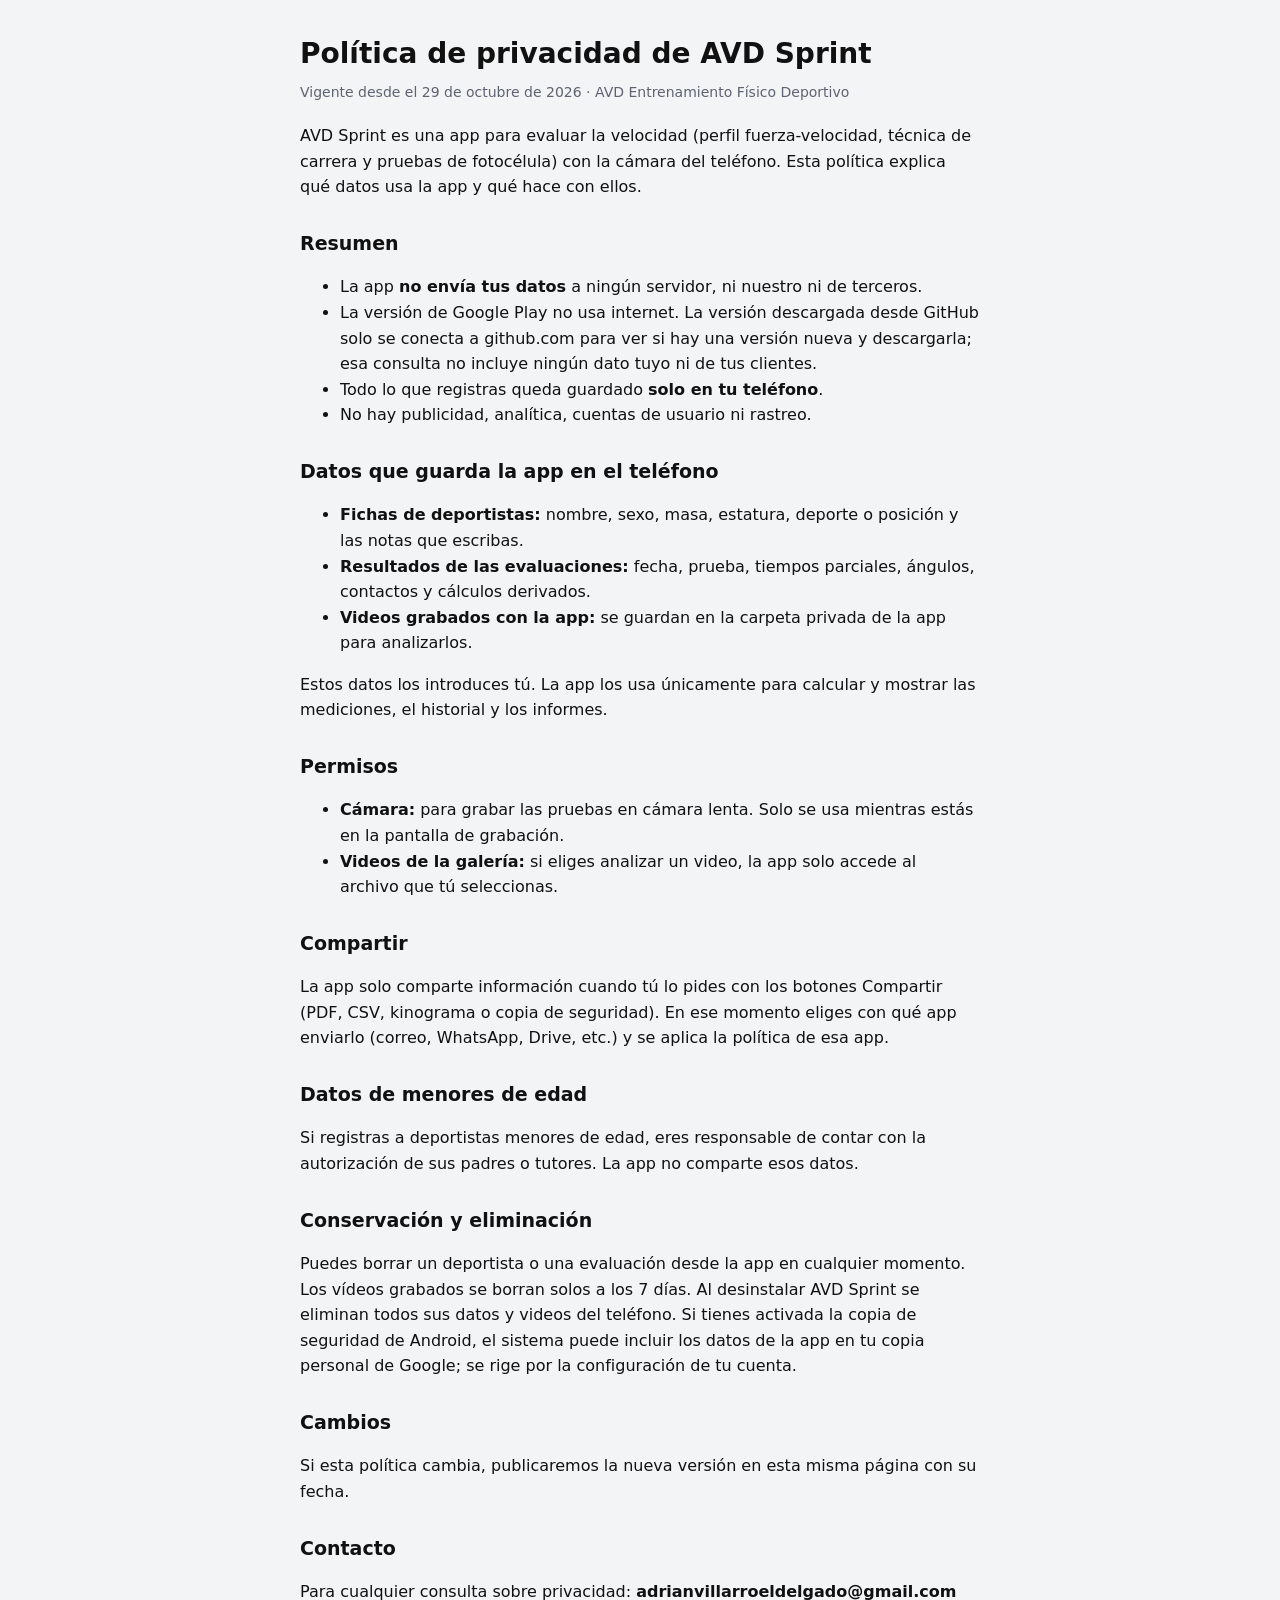
<file: docs/privacidad.html>
<!doctype html>
<html lang="es">
<head>
<meta charset="utf-8">
<meta name="viewport" content="width=device-width, initial-scale=1">
<title>AVD Sprint — Política de privacidad</title>
<link rel="icon" href="logo.png">
<style>
:root{--bg:#f3f4f6;--surface:#ffffff;--ink:#111111;--muted:#5d6370;--line:#dcdfe5}
@media (prefers-color-scheme: dark){:root{--bg:#0f1012;--surface:#1a1c20;--ink:#f1f2f4;--muted:#a2a8b3;--line:#2c2f36}}
body{margin:0;background:var(--bg);color:var(--ink);font-family:system-ui,-apple-system,"Segoe UI",sans-serif;line-height:1.6}
main{max-width:680px;margin:0 auto;padding:32px 16px 48px}
h1{font-size:28px;margin:0 0 4px}
h2{font-size:19px;margin:28px 0 6px}
p,li{font-size:16px}
.meta{color:var(--muted);font-size:14px;margin:0 0 20px}
a{color:inherit}
</style>
</head>
<body>
<main>
  <h1>Política de privacidad de AVD Sprint</h1>
  <p class="meta">Vigente desde el 29 de octubre de 2026 · AVD Entrenamiento Físico Deportivo</p>

  <p>AVD Sprint es una app para evaluar la velocidad (perfil fuerza-velocidad, técnica de carrera y pruebas de fotocélula) con la cámara del teléfono. Esta política explica qué datos usa la app y qué hace con ellos.</p>

  <h2>Resumen</h2>
  <ul>
    <li>La app <b>no envía tus datos</b> a ningún servidor, ni nuestro ni de terceros.</li>
    <li>La versión de Google Play no usa internet. La versión descargada desde GitHub solo se conecta a github.com para ver si hay una versión nueva y descargarla; esa consulta no incluye ningún dato tuyo ni de tus clientes.</li>
    <li>Todo lo que registras queda guardado <b>solo en tu teléfono</b>.</li>
    <li>No hay publicidad, analítica, cuentas de usuario ni rastreo.</li>
  </ul>

  <h2>Datos que guarda la app en el teléfono</h2>
  <ul>
    <li><b>Fichas de deportistas:</b> nombre, sexo, masa, estatura, deporte o posición y las notas que escribas.</li>
    <li><b>Resultados de las evaluaciones:</b> fecha, prueba, tiempos parciales, ángulos, contactos y cálculos derivados.</li>
    <li><b>Videos grabados con la app:</b> se guardan en la carpeta privada de la app para analizarlos.</li>
  </ul>
  <p>Estos datos los introduces tú. La app los usa únicamente para calcular y mostrar las mediciones, el historial y los informes.</p>

  <h2>Permisos</h2>
  <ul>
    <li><b>Cámara:</b> para grabar las pruebas en cámara lenta. Solo se usa mientras estás en la pantalla de grabación.</li>
    <li><b>Videos de la galería:</b> si eliges analizar un video, la app solo accede al archivo que tú seleccionas.</li>
  </ul>

  <h2>Compartir</h2>
  <p>La app solo comparte información cuando tú lo pides con los botones Compartir (PDF, CSV, kinograma o copia de seguridad). En ese momento eliges con qué app enviarlo (correo, WhatsApp, Drive, etc.) y se aplica la política de esa app.</p>

  <h2>Datos de menores de edad</h2>
  <p>Si registras a deportistas menores de edad, eres responsable de contar con la autorización de sus padres o tutores. La app no comparte esos datos.</p>

  <h2>Conservación y eliminación</h2>
  <p>Puedes borrar un deportista o una evaluación desde la app en cualquier momento. Los vídeos grabados se borran solos a los 7 días. Al desinstalar AVD Sprint se eliminan todos sus datos y videos del teléfono. Si tienes activada la copia de seguridad de Android, el sistema puede incluir los datos de la app en tu copia personal de Google; se rige por la configuración de tu cuenta.</p>

  <h2>Cambios</h2>
  <p>Si esta política cambia, publicaremos la nueva versión en esta misma página con su fecha.</p>

  <h2>Contacto</h2>
  <p>Para cualquier consulta sobre privacidad: <b>adrianvillarroeldelgado@gmail.com</b></p>
</main>
</body>
</html>
</file>
<file: app/src/main/assets/www/lib/fonts.css>
@font-face{font-family:'Barlow';font-weight:400;font-style:normal;font-display:swap;src:url('fonts/Barlow-Regular.ttf') format('truetype')}
@font-face{font-family:'Barlow';font-weight:500;font-style:normal;font-display:swap;src:url('fonts/Barlow-Medium.ttf') format('truetype')}
@font-face{font-family:'Barlow';font-weight:600;font-style:normal;font-display:swap;src:url('fonts/Barlow-SemiBold.ttf') format('truetype')}
@font-face{font-family:'Barlow Condensed';font-weight:500;font-style:normal;font-display:swap;src:url('fonts/BarlowCondensed-Medium.ttf') format('truetype')}
@font-face{font-family:'Barlow Condensed';font-weight:600;font-style:normal;font-display:swap;src:url('fonts/BarlowCondensed-SemiBold.ttf') format('truetype')}
@font-face{font-family:'Barlow Condensed';font-weight:700;font-style:normal;font-display:swap;src:url('fonts/BarlowCondensed-Bold.ttf') format('truetype')}
@font-face{font-family:'Barlow Condensed';font-weight:700;font-style:italic;font-display:swap;src:url('fonts/BarlowCondensed-BoldItalic.ttf') format('truetype')}
@font-face{font-family:'Barlow Condensed';font-weight:800;font-style:italic;font-display:swap;src:url('fonts/BarlowCondensed-ExtraBoldItalic.ttf') format('truetype')}
@font-face{font-family:'IBM Plex Mono';font-weight:400;font-style:normal;font-display:swap;src:url('fonts/IBMPlexMono-Regular.ttf') format('truetype')}
@font-face{font-family:'IBM Plex Mono';font-weight:500;font-style:normal;font-display:swap;src:url('fonts/IBMPlexMono-Medium.ttf') format('truetype')}
</file>
